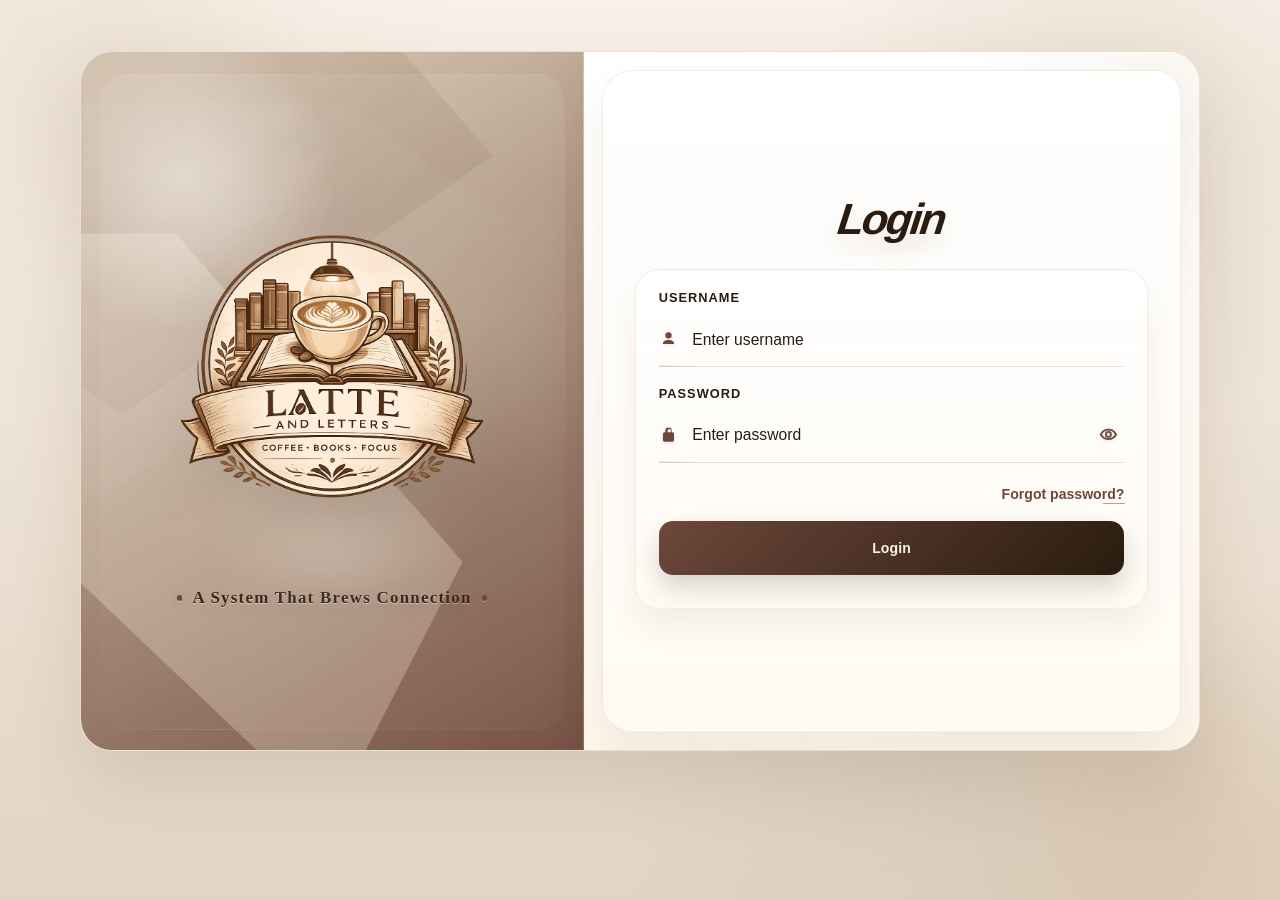
<file: web/index.html>
<!DOCTYPE html>
<html lang="en">
<head>
<meta charset="UTF-8">
<meta name="viewport" content="width=device-width, initial-scale=1.0">
<title>Latte & Letters - Login</title>
<link rel="stylesheet" href="css/style.css?v=latte-login-brown">
</head>
<body class="login-page">
<div class="login-container login-shell">
  <div class="login-card login-stage-card">
    <section class="login-stage login-stage-minimal">
      <div class="login-stage-bg" aria-hidden="true">
        <span class="login-stage-shape login-stage-shape-a"></span>
        <span class="login-stage-shape login-stage-shape-b"></span>
        <span class="login-stage-shape login-stage-shape-c"></span>
        <span class="login-stage-glow"></span>
      </div>
      <div class="auth-stage-brand">
        <div class="logo-icon" data-brand-variant="full"></div>
      </div>
    </section>

    <section class="login-form-panel">
      <div class="login-logo">
        <div class="logo-icon">🎓</div>
        <h1 class="brand-name-text">Latte & Letters</h1>
        <p>Cafe-library staff attendance system</p>
      </div>
      <h2 class="auth-form-heading">Login</h2>
      <form id="loginForm" autocomplete="off">
        <div class="auth-line-group">
          <label for="username">Username</label>
          <div class="auth-line-field">
            <span class="auth-line-icon" aria-hidden="true">
              <svg viewBox="0 0 24 24" class="auth-line-icon-svg">
                <path d="M12 12a4 4 0 1 0-4-4 4 4 0 0 0 4 4Zm0 2c-3.87 0-7 1.79-7 4v1h14v-1c0-2.21-3.13-4-7-4Z"/>
              </svg>
            </span>
            <input type="text" id="username" name="latteletters_user" placeholder="Enter username" required autocomplete="off" autocapitalize="off" spellcheck="false">
          </div>
        </div>
        <div class="auth-line-group">
          <label for="password">Password</label>
          <div class="auth-line-field">
            <span class="auth-line-icon" aria-hidden="true">
              <svg viewBox="0 0 24 24" class="auth-line-icon-svg">
                <path d="M17 9h-1V7a4 4 0 1 0-8 0v2H7a2 2 0 0 0-2 2v8a2 2 0 0 0 2 2h10a2 2 0 0 0 2-2v-8a2 2 0 0 0-2-2Zm-6 0V7a2 2 0 1 1 4 0v2Z"/>
              </svg>
            </span>
            <input type="password" id="password" name="latteletters_pass" placeholder="Enter password" required autocomplete="new-password">
            <button
              type="button"
              class="auth-line-toggle"
              id="passwordToggle"
              aria-label="Show password"
              aria-pressed="false"
              onclick="toggleLoginPassword()">
              <svg viewBox="0 0 24 24" class="auth-line-toggle-svg auth-line-toggle-eye" aria-hidden="true">
                <path d="M2.2 12s3.5-6 9.8-6 9.8 6 9.8 6-3.5 6-9.8 6-9.8-6-9.8-6Z"></path>
                <circle cx="12" cy="12" r="3.2"></circle>
              </svg>
              <svg viewBox="0 0 24 24" class="auth-line-toggle-svg auth-line-toggle-eye-off hidden" aria-hidden="true">
                <path d="M3 3l18 18"></path>
                <path d="M10.7 6.2A10.9 10.9 0 0 1 12 6c6.3 0 9.8 6 9.8 6a17.6 17.6 0 0 1-3.2 3.9"></path>
                <path d="M6.6 6.7C4.2 8.3 2.2 12 2.2 12s3.5 6 9.8 6c1.9 0 3.5-.5 4.9-1.2"></path>
                <path d="M9.9 9.9A3.2 3.2 0 0 0 12 15.2c.8 0 1.6-.3 2.1-.9"></path>
              </svg>
            </button>
          </div>
        </div>
        <div id="loginError" class="error-msg hidden"></div>
        <div class="login-actions-row">
          <a href="forgot-password.html" class="login-link">Forgot password?</a>
          <button type="submit" class="btn btn-primary login-submit-btn" id="loginBtn">
            <span>Login</span>
          </button>
        </div>
      </form>
    </section>
  </div>
</div>
  <script src="js/app.js?v=latte-brand-wordmark"></script>
  <script>
    const loginPageParams = new URLSearchParams(window.location.search);
    const usernameInput = document.getElementById('username');
    const passwordInput = document.getElementById('password');

    function clearLoginFields() {
      if (usernameInput) usernameInput.value = '';
      if (passwordInput) passwordInput.value = '';
    }

    clearLoginFields();
    window.addEventListener('pageshow', clearLoginFields);
    document.addEventListener('DOMContentLoaded', clearLoginFields);
    setTimeout(clearLoginFields, 80);
    setTimeout(clearLoginFields, 350);
    setTimeout(clearLoginFields, 900);

    if (loginPageParams.get('session') === 'expired') {
      const err = document.getElementById('loginError');
      err.textContent = 'Your session expired. Please log in again.';
      err.classList.remove('hidden');
      window.history.replaceState({}, document.title, 'index.html');
    }

    function toggleLoginPassword() {
      const input = passwordInput;
      const button = document.getElementById('passwordToggle');
      const showIcon = button.querySelector('.auth-line-toggle-eye');
      const hideIcon = button.querySelector('.auth-line-toggle-eye-off');
      const showPassword = input.type === 'password';

      input.type = showPassword ? 'text' : 'password';
      button.setAttribute('aria-label', showPassword ? 'Hide password' : 'Show password');
      button.setAttribute('aria-pressed', showPassword ? 'true' : 'false');
      showIcon.classList.toggle('hidden', showPassword);
      hideIcon.classList.toggle('hidden', !showPassword);
    }

    document.getElementById('loginForm').addEventListener('submit', async (e) => {
      e.preventDefault();
      const btn = document.getElementById('loginBtn');
      const err = document.getElementById('loginError');
    btn.disabled = true;
    btn.innerHTML = '<span class="spinner"></span> Logging in...';
    err.classList.add('hidden');

    const res = await API.post('/api/login', {
      username: usernameInput.value,
      password: passwordInput.value
    });

    if (res.token) {
      localStorage.setItem('token', res.token);
      localStorage.setItem('role', res.role);
      localStorage.setItem('name', res.name);
      localStorage.setItem('uid', res.id);
      localStorage.setItem('profile_id', res.profile_id || '');
      localStorage.setItem('student_number', res.student_number || '');
      const roleLabel = (res.role || 'user').charAt(0).toUpperCase() + (res.role || 'user').slice(1);
      sessionStorage.setItem('latteletters-login-success-toast', `Successfully logged in as ${roleLabel}`);
      window.location.href = 'dashboard.html';
    } else {
      err.textContent = res.error || 'Login failed';
      err.classList.remove('hidden');
      btn.disabled = false;
      btn.innerHTML = '<span>Login</span>';
    }
  });
</script>
</body>
</html>
</file>
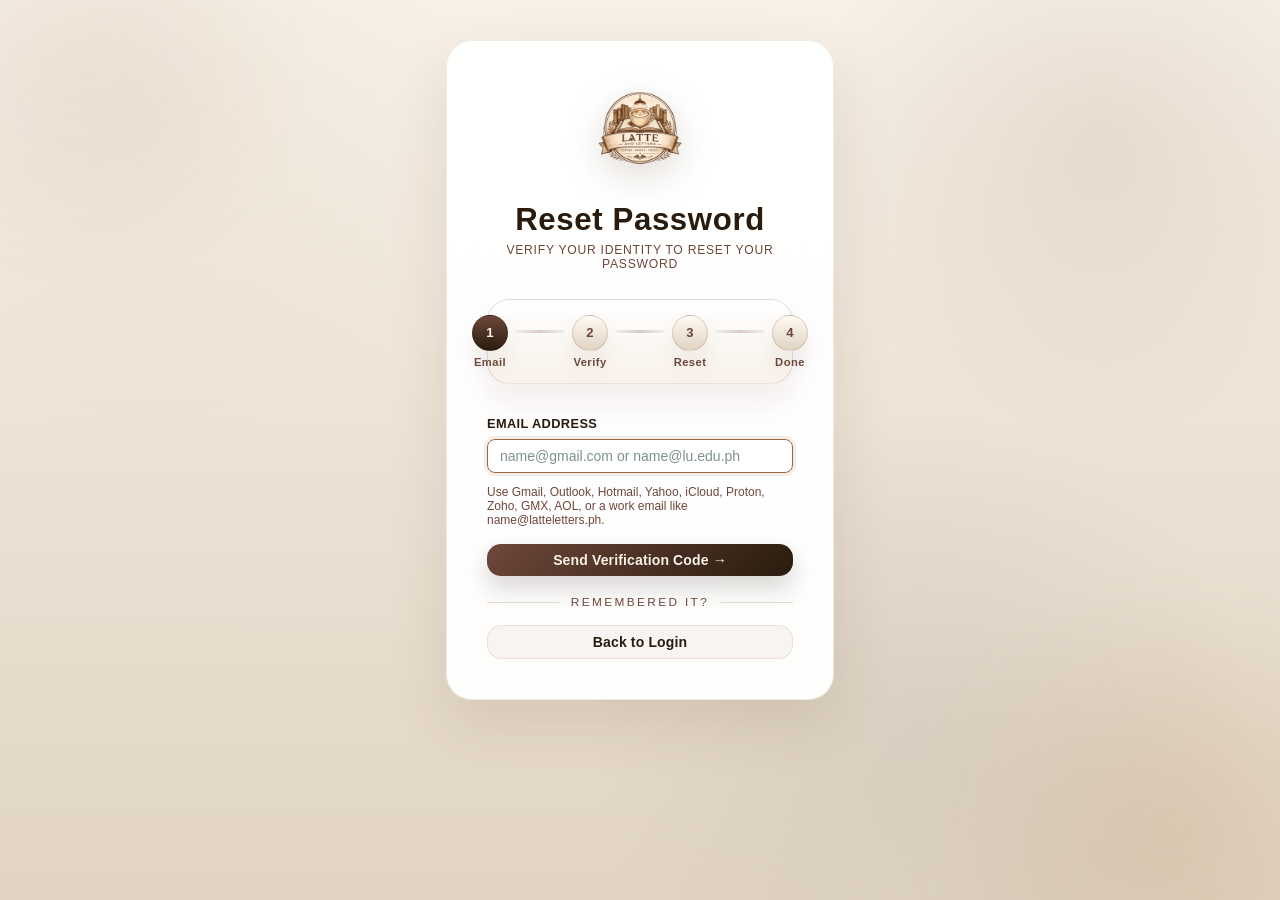
<file: web/forgot-password.html>
<!DOCTYPE html>
<html lang="en">
<head>
<meta charset="UTF-8">
<meta name="viewport" content="width=device-width, initial-scale=1.0">
<title>Reset Password - Latte & Letters</title>
<link rel="stylesheet" href="css/style.css">
</head>
<body class="login-page">
<div class="login-container">
  <div class="login-card">
    <div class="login-logo">
      <div class="logo-icon">🔐</div>
      <h1>Reset Password</h1>
      <p>Verify your identity to reset your password</p>
    </div>

    <!-- Step indicator -->
    <div class="step-indicator">
      <div class="step active" id="s1dot"><span>1</span><small>Email</small></div>
      <div class="step-line"></div>
      <div class="step" id="s2dot"><span>2</span><small>Verify</small></div>
      <div class="step-line"></div>
      <div class="step" id="s3dot"><span>3</span><small>Reset</small></div>
      <div class="step-line"></div>
      <div class="step" id="s4dot"><span>4</span><small>Done</small></div>
    </div>

    <!-- Step 1: Email -->
    <div id="step1" class="auth-step-panel">
      <div class="form-group">
        <label for="email">Email Address</label>
        <input type="email" id="email" placeholder="name@gmail.com or name@lu.edu.ph" required autofocus>
        <small class="field-hint">Use Gmail, Outlook, Hotmail, Yahoo, iCloud, Proton, Zoho, GMX, AOL, or a work email like name@latteletters.ph.</small>
      </div>
      <div id="err1" class="error-msg hidden"></div>
<button type="button" class="btn btn-primary btn-full" id="sendBtn" onclick="sendOtp()">Send Verification Code →</button>
    </div>

    <!-- Step 2: OTP -->
    <div id="step2" class="auth-step-panel hidden">
      <div class="otp-panel">
        <div class="otp-panel-head">
          <span class="otp-panel-kicker">Identity Verification</span>
          <h3 class="otp-panel-title">Enter Verification Code</h3>
          <p class="otp-panel-copy">We sent a 6-digit code to <strong id="emailDisplay"></strong>. Use it to continue your password reset.</p>
        </div>
        <div class="form-group auth-otp-group">
          <label>Verification Code</label>
          <div class="otp-inputs" id="otpInputs">
            <input class="otp-box" maxlength="1" type="text" inputmode="numeric" pattern="[0-9]">
            <input class="otp-box" maxlength="1" type="text" inputmode="numeric" pattern="[0-9]">
            <input class="otp-box" maxlength="1" type="text" inputmode="numeric" pattern="[0-9]">
            <input class="otp-box" maxlength="1" type="text" inputmode="numeric" pattern="[0-9]">
            <input class="otp-box" maxlength="1" type="text" inputmode="numeric" pattern="[0-9]">
            <input class="otp-box" maxlength="1" type="text" inputmode="numeric" pattern="[0-9]">
          </div>
          <div class="otp-panel-meta">
            <div class="otp-timer">Code expires in <span id="otpCountdown">03:00</span></div>
            <button type="button" class="btn btn-secondary btn-sm" id="resendBtn" onclick="resendOtp()" disabled>Resend Code</button>
          </div>
          <p class="otp-panel-note">For your security, only the latest active code will work.</p>
        </div>
      </div>
      <div id="err2" class="error-msg hidden"></div>
      <div class="auth-step-actions auth-step-actions-wide">
<button type="button" class="btn btn-secondary" onclick="goBack(1)">← Back</button>
<button type="button" class="btn btn-primary" style="flex:1" id="verifyBtn" onclick="verifyOtp()">
          <span>Verify Code →</span>
        </button>
      </div>
    </div>

    <!-- Step 3: New password -->
    <div id="step3" class="auth-step-panel hidden">
      <div class="form-group">
        <label for="newPass">New Password</label>
        <div class="pass-wrap">
          <input type="password" id="newPass" placeholder="At least 6 characters" minlength="6">
          <button type="button" class="toggle-pass" onclick="togglePass('newPass', this)">👁</button>
        </div>
        <div class="password-strength auth-strength">
          <div class="strength-fill" id="strengthFill"></div>
        </div>
        <small id="strengthLabel" class="field-hint"></small>
      </div>
      <div class="form-group">
        <label for="confirmPass">Confirm Password</label>
        <div class="pass-wrap">
          <input type="password" id="confirmPass" placeholder="Repeat new password">
          <button type="button" class="toggle-pass" onclick="togglePass('confirmPass', this)">👁</button>
        </div>
      </div>
      <div id="err3" class="error-msg hidden"></div>
      <div class="auth-step-actions auth-step-actions-wide">
<button type="button" class="btn btn-secondary" onclick="goBack(2)">← Back</button>
<button type="button" class="btn btn-primary" style="flex:1" id="resetBtn" onclick="resetPassword()">
          <span id="resetBtnText">Reset Password</span>
        </button>
      </div>
    </div>

    <!-- Step 4: Success -->
    <div id="step4" class="hidden">
      <div class="register-success">
        <div class="success-icon">✅</div>
        <h3>Password Reset!</h3>
        <p>Your password has been updated. You can now log in.</p>
        <a href="index.html" class="btn btn-primary btn-full" style="margin-top:1.5rem">Go to Login →</a>
      </div>
    </div>

    <div class="login-divider"><span>remembered it?</span></div>
    <a href="index.html" class="btn btn-secondary btn-full" style="text-align:center">Back to Login</a>
  </div>
</div>

<script src="js/app.js"></script>
<script>
  if (localStorage.getItem('token')) window.location.href = 'dashboard.html';

  let otpTimer = null;
  let currentEmail = '';

  function setStep(n) {
    [1,2,3,4].forEach(i => {
      const dot = document.getElementById('s' + i + 'dot');
      if (!dot) return;
      dot.classList.toggle('active', i === n);
      dot.classList.toggle('done',   i < n);
    });
  }

  function showErr(id, msg) {
    const el = document.getElementById(id);
    el.textContent = msg;
    el.classList.remove('hidden');
  }

  function goBack(toStep) {
    clearInterval(otpTimer);
    [1,2,3,4].forEach(i => document.getElementById('step' + i).classList.add('hidden'));
    document.getElementById('step' + toStep).classList.remove('hidden');
    setStep(toStep);
  }

  // ── OTP box auto-advance ──────────────────────────────────
  document.querySelectorAll('#otpInputs .otp-box').forEach((box, i, boxes) => {
    box.addEventListener('input', () => {
      box.value = box.value.replace(/\D/,'');
      if (box.value && i < boxes.length - 1) boxes[i + 1].focus();
    });
    box.addEventListener('keydown', e => {
      if (e.key === 'Backspace' && !box.value && i > 0) boxes[i - 1].focus();
    });
  });

  function getOtpValue() {
    return [...document.querySelectorAll('#otpInputs .otp-box')].map(b => b.value).join('');
  }

  function startOtpTimer() {
    clearInterval(otpTimer);
    let secs = 180;
    const el = document.getElementById('otpCountdown');
    const resend = document.getElementById('resendBtn');
    resend.disabled = true;
    otpTimer = setInterval(() => {
      secs--;
      el.textContent = String(Math.floor(secs / 60)).padStart(2,'0') + ':' + String(secs % 60).padStart(2,'0');
      if (secs <= 0) { clearInterval(otpTimer); el.textContent = 'Expired'; resend.disabled = false; }
    }, 1000);
  }

  // ── Step 1: Send OTP ──────────────────────────────────────
  async function sendOtp() {
    document.getElementById('err1').classList.add('hidden');
    const email = normalizeEmailValue(document.getElementById('email').value);
    if (!email) { showErr('err1', 'Please enter your email'); return; }
    const emailError = getEmailError(email);
    if (emailError) { showErr('err1', emailError); return; }

    const btn = document.getElementById('sendBtn');
    btn.disabled = true;
    btn.innerHTML = '<span class="spinner"></span> Sending...';

    const res = await API.post('/api/send-otp', { email, purpose: 'reset_password' });
    btn.disabled = false;
    btn.innerHTML = 'Send Verification Code →';

    if (res.message) {
      currentEmail = email;
      document.getElementById('emailDisplay').textContent = email;
      document.getElementById('step1').classList.add('hidden');
      document.getElementById('step2').classList.remove('hidden');
      setStep(2);
      startOtpTimer();
      document.querySelectorAll('#otpInputs .otp-box')[0].focus();
    } else {
      showErr('err1', res.error || 'Failed to send code. Check your email.');
    }
  }

  async function resendOtp() {
    document.getElementById('err2').classList.add('hidden');
    document.getElementById('resendBtn').disabled = true;
    const res = await API.post('/api/send-otp', { email: currentEmail, purpose: 'reset_password' });
    if (res.message) { showToast('Code resent!', 'success'); startOtpTimer(); }
    else showErr('err2', res.error || 'Failed to resend');
  }

  // ── Step 2: Verify OTP ────────────────────────────────────
  async function verifyOtp() {
    document.getElementById('err2').classList.add('hidden');
    const otp = getOtpValue();
    if (otp.length < 6) { showErr('err2', 'Enter the 6-digit code'); return; }

    const btn = document.getElementById('verifyBtn');
    btn.disabled = true;
    btn.innerHTML = '<span class="spinner"></span> Verifying...';

    const res = await API.post('/api/verify-otp', { email: currentEmail, otp, purpose: 'reset_password' });
    btn.disabled = false;
    btn.innerHTML = '<span>Verify Code →</span>';

    if (res.verified) {
      clearInterval(otpTimer);
      document.getElementById('step2').classList.add('hidden');
      document.getElementById('step3').classList.remove('hidden');
      setStep(3);
      document.getElementById('newPass').focus();
    } else {
      document.querySelectorAll('#otpInputs .otp-box').forEach(b => b.classList.add('otp-error'));
      setTimeout(() => document.querySelectorAll('#otpInputs .otp-box').forEach(b => b.classList.remove('otp-error')), 500);
      showErr('err2', res.error || 'Invalid or expired code');
    }
  }

  // ── Step 3: Reset password ────────────────────────────────
  async function resetPassword() {
    document.getElementById('err3').classList.add('hidden');
    const newPass = document.getElementById('newPass').value;
    const confirm = document.getElementById('confirmPass').value;
    if (newPass.length < 6) { showErr('err3', 'Password must be at least 6 characters'); return; }
    if (newPass !== confirm) { showErr('err3', 'Passwords do not match'); return; }
    const confirmed = await showConfirmModal({
      title: 'Reset Password',
      message: 'Do you want to reset your password now?',
      confirmText: 'Yes',
      cancelText: 'No'
    });
    if (!confirmed) return;

    const btn = document.getElementById('resetBtn');
    btn.disabled = true;
    document.getElementById('resetBtnText').innerHTML = '<span class="spinner"></span> Resetting...';

    const res = await API.post('/api/reset-password', { email: currentEmail, new_password: newPass });
    btn.disabled = false;
    document.getElementById('resetBtnText').textContent = 'Reset Password';

    if (res.message) {
      document.getElementById('step3').classList.add('hidden');
      document.getElementById('step4').classList.remove('hidden');
      setStep(4);
    } else {
      showErr('err3', res.error || 'Reset failed.');
    }
  }

  function togglePass(id, btn) {
    const inp = document.getElementById(id);
    const showPassword = inp.type === 'password';
    inp.type = showPassword ? 'text' : 'password';
    btn.setAttribute('aria-label', showPassword ? 'Hide password' : 'Show password');
    btn.setAttribute('aria-pressed', showPassword ? 'true' : 'false');
    btn.querySelector('.toggle-pass-eye')?.classList.toggle('hidden', showPassword);
    btn.querySelector('.toggle-pass-eye-off')?.classList.toggle('hidden', !showPassword);
  }

  document.getElementById('newPass').addEventListener('input', function () {
    const v = this.value;
    let score = 0;
    if (v.length >= 6)           score++;
    if (v.length >= 10)          score++;
    if (/[A-Z]/.test(v))         score++;
    if (/[0-9]/.test(v))         score++;
    if (/[^A-Za-z0-9]/.test(v))  score++;
    const colors = ['#a74d3d','#d7a64f','#d7a64f','#A78D78','#6E473B'];
    const labels = ['Too short','Weak','Fair','Strong','Very strong'];
    document.getElementById('strengthFill').style.width      = (score * 20) + '%';
    document.getElementById('strengthFill').style.background = v.length ? colors[Math.max(0, score - 1)] : '';
    document.getElementById('strengthLabel').textContent     = v.length ? labels[Math.max(0, score - 1)] : '';
  });

  document.getElementById('email').addEventListener('keydown', e => {
    if (e.key === 'Enter') sendOtp();
  });
</script>
</body>
</html>
</file>
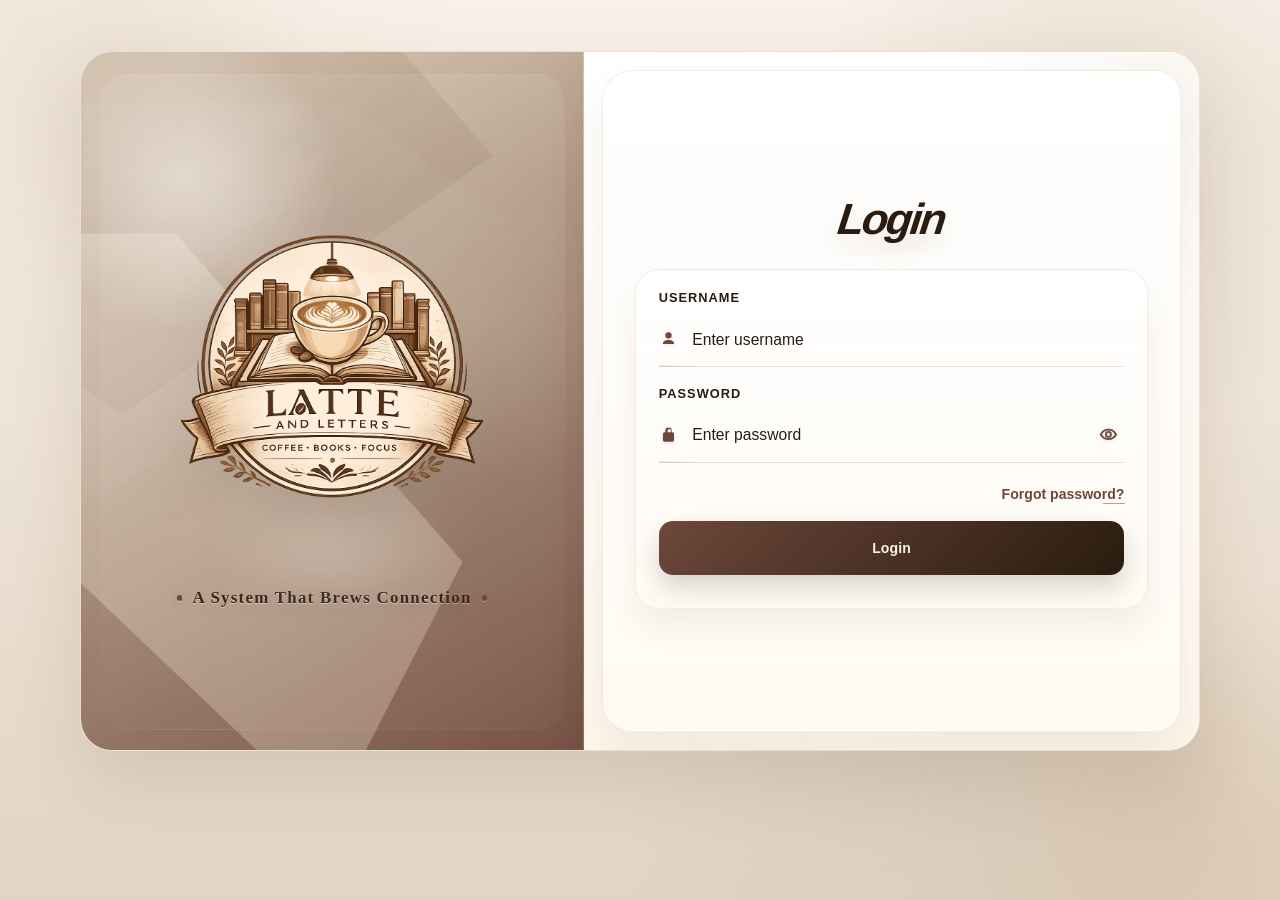
<file: web/profile.html>
<!DOCTYPE html>
<html lang="en">
<head>
<meta charset="UTF-8">
<meta name="viewport" content="width=device-width, initial-scale=1.0">
<title>My Profile - Latte & Letters</title>
<link rel="stylesheet" href="css/style.css?v=profile-rows">
</head>
<body>
<div class="app-layout">
  <aside class="sidebar" id="sidebar">
    <div class="sidebar-header"><div class="logo-icon"></div><span class="logo-text">Latte & Letters</span></div>
    <nav class="sidebar-nav" id="sidebarNav"></nav>
    <div class="sidebar-footer">
      <div class="user-info">
        <div class="user-avatar" id="userAvatar">A</div>
        <div><div class="user-name" id="userName">Loading...</div><div class="user-role" id="userRole">-</div></div>
      </div>
      
    </div>
  </aside>

  <main class="main-content">
    <header class="top-bar">
      <button type="button" class="btn-icon" onclick="toggleSidebar()">&#9776; Menu</button>
      <h2 class="page-title">My Profile</h2>
    </header>

    <div class="content-area">
      <div class="profile-layout">

        <!-- Left: Avatar card -->
        <div class="profile-avatar-card">
          <div class="profile-pic-wrap">
            <img id="profileImg" src="" alt="Profile" class="profile-pic hidden">
            <div id="profileInitial" class="profile-initial">?</div>
            <label class="profile-pic-overlay" for="picInput" title="Change photo">
              📷
            </label>
            <input type="file" id="picInput" accept=".jpg,.jpeg,.png,image/jpeg,image/png" class="hidden" onchange="handlePicture(this)">
          </div>
          <div class="profile-name" id="profileName">Loading...</div>
          <div class="profile-role-badge" id="profileRoleBadge">-</div>
          <div class="profile-meta" id="profileMeta"></div>
        <button type="button" class="btn btn-danger btn-sm profile-remove-photo-btn" onclick="removePicture()" id="removePicBtn" style="display:none">
            Remove Photo
          </button>
        </div>

        <!-- Right: Edit form -->
        <div class="profile-form-card">
          <div class="profile-tabs">
        <button type="button" class="profile-tab active" onclick="switchProfileTab('info', this)">Personal Info</button>
        <button type="button" class="profile-tab" onclick="switchProfileTab('security', this)">Change Password</button>
          </div>

          <!-- Info tab -->
          <div id="tab-info">
            <form id="profileForm" class="profile-form">
              <div class="form-row">
                <div class="form-group">
                  <label>First Name</label>
                  <input type="text" id="pFirstName" required>
                </div>
                <div class="form-group">
                  <label>Middle Name <span class="profile-optional">(Optional)</span></label>
                  <input type="text" id="pMiddleName">
                </div>
              </div>
              <div class="form-row">
                <div class="form-group">
                  <label>Last Name</label>
                  <input type="text" id="pLastName" required>
                </div>
                <div class="form-group">
                  <label>Suffix <span class="profile-optional">(Optional)</span></label>
                  <input type="text" id="pSuffix" placeholder="Jr, Sr, III" maxlength="20">
                </div>
              </div>
              <div class="form-row">
                <div class="form-group">
                  <label>Email</label>
                  <input type="email" id="pEmail">
                </div>
                <div class="form-group">
                  <label>Contact No.</label>
                  <input type="text" id="pPhone" placeholder="e.g. 09171234567">
                </div>
              </div>
              <div class="form-row">
                <div class="form-group">
                  <label>Date of Birth</label>
                  <input type="date" id="pBirthDate">
                </div>
                <div class="form-group">
                  <label>Age</label>
                  <input type="text" id="pAge" placeholder="Auto computed" readonly>
                </div>
              </div>
              <div class="form-row">
                <div class="form-group">
                  <label>Province</label>
                  <input type="text" id="pProvince" value="LAGUNA" readonly>
                </div>
                <div class="form-group">
                  <label>Municipality / City</label>
                  <select id="pMunicipality">
                    <option value="">Select municipality or city</option>
                  </select>
                </div>
              </div>
              <div class="form-row">
                <div class="form-group">
                  <label>Barangay</label>
                  <select id="pBarangay" disabled>
                    <option value="">Select barangay</option>
                  </select>
                </div>
                <div class="form-group">
                  <label>Role</label>
                  <input type="text" id="pRoleDisplay" readonly>
                </div>
              </div>

              <!-- Staff-only fields -->
              <div id="studentFields" class="hidden">
                <div class="form-row">
                  <div class="form-group">
                    <label>Staff ID</label>
                    <input type="text" id="pStudentId" disabled>
                  </div>
                  <div class="form-group">
                    <label>Work Area</label>
                    <input type="text" id="pCourse">
                  </div>
                  <div class="form-group">
                    <label>Staff Level</label>
                    <select id="pYear">
                      <option value="1">Level 1 - Trainee</option>
                      <option value="2">Level 2 - Regular</option>
                      <option value="3">Level 3 - Senior</option>
                      <option value="4">Level 4 - Lead</option>
                    </select>
                  </div>
                  <div class="form-group">
                    <label>Shift Group</label>
                    <select id="pSection">
                      <option value="">Select shift group</option>
                      <option value="Opening (6am - 2pm)">Opening (6am - 2pm)</option>
                      <option value="Mid Shift (10am - 6pm)">Mid Shift (10am - 6pm)</option>
                      <option value="Closing (2pm - 10pm)">Closing (2pm - 10pm)</option>
                    </select>
                  </div>
                </div>
              </div>

              <!-- Supervisor-only fields -->
              <div id="teacherFields" class="hidden">
                <div class="form-row">
                  <div class="form-group">
                    <label>Branch / Department</label>
                    <input type="text" id="pDept">
                  </div>
                  <div class="form-group">
                    <label>Assigned Area</label>
                    <input type="text" id="pSubject">
                  </div>
                </div>
              </div>

              <div id="profileErr" class="error-msg hidden"></div>
              <div class="profile-form-actions">
                <button type="button" class="btn btn-secondary" onclick="requestDiscardProfileChanges()">↺ Discard</button>
                <button type="submit" class="btn btn-primary" id="saveBtn">Save Changes</button>
              </div>
            </form>

            <!-- OTP confirmation panel -->
            <div id="otpPanel" class="profile-otp-panel hidden">
              <p class="profile-otp-copy">
                A verification code has been sent to your email. Enter it to confirm your changes.
              </p>
              <div class="otp-inputs" id="profileOtpInputs">
                <input class="otp-box" maxlength="1" type="text" inputmode="numeric">
                <input class="otp-box" maxlength="1" type="text" inputmode="numeric">
                <input class="otp-box" maxlength="1" type="text" inputmode="numeric">
                <input class="otp-box" maxlength="1" type="text" inputmode="numeric">
                <input class="otp-box" maxlength="1" type="text" inputmode="numeric">
                <input class="otp-box" maxlength="1" type="text" inputmode="numeric">
              </div>
              <div class="otp-timer profile-otp-timer">Expires in <span id="profileOtpCountdown">03:00</span></div>
              <div id="otpErr" class="error-msg profile-otp-error hidden"></div>
              <div class="profile-otp-actions">
                <button type="button" class="btn btn-secondary" onclick="cancelOtp()">Cancel</button>
                <button type="button" class="btn btn-primary" style="flex:1" id="confirmOtpBtn" onclick="confirmProfileOtp()">Confirm</button>
                <button type="button" class="btn btn-secondary btn-sm" id="profileResendBtn" onclick="resendProfileOtp()" disabled>Resend</button>
              </div>
            </div>


          </div>

          <!-- Security tab -->
          <div id="tab-security" class="hidden">
            <form id="passwordForm" class="profile-form profile-security-form">
              <div class="form-group">
                <label>Current Password</label>
                <div class="pass-wrap">
                  <input type="password" id="currentPass" placeholder="Enter current password">
                  <button type="button" class="toggle-pass" onclick="togglePass('currentPass',this)">👁</button>
                </div>
              </div>
              <div class="form-group">
                <label>New Password</label>
                <div class="pass-wrap">
                  <input type="password" id="newPass" placeholder="At least 6 characters" minlength="6">
                  <button type="button" class="toggle-pass" onclick="togglePass('newPass',this)">👁</button>
                </div>
                <div class="password-strength profile-password-strength">
                  <div class="strength-fill" id="strengthFill"></div>
                </div>
                <small id="strengthLabel" class="field-hint"></small>
              </div>
              <div class="form-group">
                <label>Confirm New Password</label>
                <div class="pass-wrap">
                  <input type="password" id="confirmPass" placeholder="Repeat new password">
                  <button type="button" class="toggle-pass" onclick="togglePass('confirmPass',this)">👁</button>
                </div>
              </div>
              <div id="passErr" class="error-msg hidden"></div>
              <div class="profile-form-actions">
                <button type="submit" class="btn btn-primary">Update Password</button>
              </div>
            </form>
          </div>
        </div>

      </div>
    </div>
  </main>
</div>

<script src="js/laguna-addresses.js"></script>
<script src="js/app.js"></script>
<script>
  requireAuth();
  renderNav();

  const role = localStorage.getItem('role');
  let currentPicture = null;
  let profileData    = null;
  const lagunaLocationData = window.LAGUNA_LOCATION_DATA || { province: 'LAGUNA', municipalities: [] };
  const knownNameSuffixes = new Set(['JR', 'SR', 'II', 'III', 'IV', 'V', 'VI', 'VII', 'VIII', 'IX', 'X']);

  function normalizeProfileSuffix(value) {
    const cleaned = String(value || '').trim().replace(/\./g, '');
    if (!cleaned) return '';
    const upper = cleaned.toUpperCase();
    return knownNameSuffixes.has(upper) ? upper : toNameCase(cleaned);
  }

  function splitProfileFullName(fullName = '') {
    const parts = String(fullName || '').trim().replace(/\s+/g, ' ').split(' ').filter(Boolean);
    let suffix = '';
    if (parts.length > 1) {
      const possibleSuffix = parts[parts.length - 1].replace(/\./g, '').toUpperCase();
      if (knownNameSuffixes.has(possibleSuffix)) suffix = parts.pop();
    }
    if (!parts.length) return { first_name: '', middle_name: '', last_name: '', suffix: normalizeProfileSuffix(suffix) };
    if (parts.length === 1) return { first_name: parts[0], middle_name: '', last_name: '', suffix: normalizeProfileSuffix(suffix) };
    return {
      first_name: parts[0],
      middle_name: parts.slice(1, -1).join(' '),
      last_name: parts[parts.length - 1],
      suffix: normalizeProfileSuffix(suffix)
    };
  }

  function getProfileNameParts() {
    return {
      first_name: document.getElementById('pFirstName').value.trim(),
      middle_name: document.getElementById('pMiddleName').value.trim(),
      last_name: document.getElementById('pLastName').value.trim(),
      suffix: normalizeProfileSuffix(document.getElementById('pSuffix').value)
    };
  }

  function buildProfileFullNameFromParts(parts) {
    return [parts.first_name, parts.middle_name, parts.last_name, parts.suffix]
      .map(value => String(value || '').trim())
      .filter(Boolean)
      .join(' ');
  }

  function getProfileFullNameFromFields() {
    return buildProfileFullNameFromParts(getProfileNameParts());
  }

  function setProfileNameFields(data = {}) {
    const fallback = splitProfileFullName(data.full_name || '');
    document.getElementById('pFirstName').value = data.first_name || fallback.first_name || '';
    document.getElementById('pMiddleName').value = data.middle_name || fallback.middle_name || '';
    document.getElementById('pLastName').value = data.last_name || fallback.last_name || '';
    document.getElementById('pSuffix').value = normalizeProfileSuffix(data.suffix || fallback.suffix || '');
  }

  function getLagunaMunicipalities() {
    return Array.isArray(lagunaLocationData.municipalities) ? lagunaLocationData.municipalities : [];
  }

  function repairLocationEncoding(value) {
    const text = String(value || '').trim();
    if (!text || !/[ÃÂâ]/.test(text)) return text;
    try {
      const percentEncoded = Array.from(text)
        .map(ch => '%' + ch.charCodeAt(0).toString(16).padStart(2, '0'))
        .join('');
      return decodeURIComponent(percentEncoded);
    } catch (error) {
      return text
        .replace(/Ã±/g, 'ñ')
        .replace(/Ã‘|Ã/g, 'Ñ')
        .replace(/Ã¡/g, 'á')
        .replace(/Ã©/g, 'é')
        .replace(/Ã­/g, 'í')
        .replace(/Ã³/g, 'ó')
        .replace(/Ãº/g, 'ú');
    }
  }

  function formatLocationLabel(value) {
    let label = repairLocationEncoding(value);
    if (!label) return '';
    label = label.replace(/\s+\(Capital\)$/i, '');
    if (/^CITY OF /i.test(label)) label = label.replace(/^CITY OF /i, '') + ' CITY';
    return label
      .toLowerCase()
      .replace(/\b([a-z\u00c0-\u00ff])/g, match => match.toUpperCase())
      .replace(/\bOf\b/g, 'of')
      .replace(/\bAnd\b/g, 'and');
  }

  function formatBarangayLabel(value) {
    return repairLocationEncoding(value).replace(/\s+/g, ' ').trim();
  }

  function populateProfileProvince() {
    const province = document.getElementById('pProvince');
    if (province) province.value = lagunaLocationData.province || 'LAGUNA';
  }

  function populateProfileMunicipalities(selectedCode = '', selectedName = '') {
    const municipality = document.getElementById('pMunicipality');
    if (!municipality) return;
    municipality.innerHTML = '';

    const placeholder = document.createElement('option');
    placeholder.value = '';
    placeholder.textContent = 'Select municipality or city';
    municipality.appendChild(placeholder);

    const normalizedSelectedName = formatLocationLabel(selectedName);
    let matchedCode = '';

    getLagunaMunicipalities().forEach(item => {
      const label = formatLocationLabel(item.name);
      const option = document.createElement('option');
      option.value = item.code;
      option.textContent = label;
      municipality.appendChild(option);
      if (!matchedCode && normalizedSelectedName && label === normalizedSelectedName) {
        matchedCode = item.code;
      }
    });

    municipality.value = selectedCode || matchedCode || '';
  }

  function getSelectedProfileMunicipalityData() {
    const code = document.getElementById('pMunicipality')?.value || '';
    return getLagunaMunicipalities().find(item => item.code === code) || null;
  }

  function getSelectedProfileMunicipalityLabel() {
    const item = getSelectedProfileMunicipalityData();
    return item ? formatLocationLabel(item.name) : '';
  }

  function parseProfileBirthDateValue(value) {
    const match = /^(\d{4})-(\d{2})-(\d{2})$/.exec((value || '').trim());
    if (!match) return null;
    const year = Number(match[1]);
    const month = Number(match[2]);
    const day = Number(match[3]);
    const date = new Date(year, month - 1, day);
    if (
      date.getFullYear() !== year ||
      date.getMonth() !== month - 1 ||
      date.getDate() !== day
    ) {
      return null;
    }
    return { year, month, day };
  }

  function getProfileAgeFromBirthDate(value) {
    const parsed = parseProfileBirthDateValue(value);
    if (!parsed) return null;

    const today = new Date();
    let age = today.getFullYear() - parsed.year;
    const monthDiff = today.getMonth() - (parsed.month - 1);
    const dayDiff = today.getDate() - parsed.day;
    if (monthDiff < 0 || (monthDiff === 0 && dayDiff < 0)) age--;
    return age;
  }

  function updateProfileAgeField() {
    const ageInput = document.getElementById('pAge');
    const birthDateInput = document.getElementById('pBirthDate');
    if (!ageInput || !birthDateInput) return;
    const age = getProfileAgeFromBirthDate(birthDateInput.value);
    ageInput.value = Number.isInteger(age) && age >= 0 ? String(age) : '';
  }

  function getProfileBirthDateError(value) {
    if (!value) return 'Date of birth is required';
    const age = getProfileAgeFromBirthDate(value);
    if (age === null) return 'Enter a valid date of birth';
    if (age < 15 || age > 80) return 'Age must be between 15 and 80 years old';
    return null;
  }

  function populateProfileBarangays(municipalityCode = '', selectedBarangay = '') {
    const barangay = document.getElementById('pBarangay');
    if (!barangay) return;

    const municipality = getLagunaMunicipalities().find(item => item.code === municipalityCode);
    barangay.innerHTML = '';

    const placeholder = document.createElement('option');
    placeholder.value = '';
    placeholder.textContent = municipality ? 'Select barangay' : 'Select municipality or city first';
    barangay.appendChild(placeholder);

    if (!municipality) {
      barangay.disabled = true;
      barangay.value = '';
      return;
    }

    municipality.barangays.forEach(name => {
      const label = formatBarangayLabel(name);
      const option = document.createElement('option');
      option.value = label;
      option.textContent = label;
      barangay.appendChild(option);
    });

    barangay.disabled = false;
    barangay.value = formatBarangayLabel(selectedBarangay || '');
  }

  function initializeProfileLocationFields() {
    populateProfileProvince();
    populateProfileMunicipalities();
    populateProfileBarangays('');

    const municipality = document.getElementById('pMunicipality');
    municipality?.addEventListener('change', () => {
      populateProfileBarangays(municipality.value);
    });
  }

  // Show role-specific fields
  if (role === 'staff') document.getElementById('studentFields').classList.remove('hidden');
  if (role === 'supervisor') document.getElementById('teacherFields').classList.remove('hidden');
  bindAutoNameCase(['pFirstName', 'pMiddleName', 'pLastName']);
  document.getElementById('pSuffix')?.addEventListener('input', event => {
    event.target.value = normalizeProfileSuffix(event.target.value);
  });
  document.getElementById('pBirthDate')?.addEventListener('input', updateProfileAgeField);
  document.getElementById('pBirthDate')?.addEventListener('change', updateProfileAgeField);
  initializeProfileLocationFields();

  loadProfile();

  async function loadProfile() {
    const data = await API.get('/api/profile');
    if (!data || data.error) { showToast('Failed to load profile', 'error'); return; }
    profileData = data;
    applyProfileData(data);
    return;

    // Avatar
    currentPicture = data.profile_picture || null;
    renderAvatar(data.full_name, currentPicture);

    // Name + badge
    document.getElementById('profileName').textContent = data.full_name || '-';
    document.getElementById('profileRoleBadge').textContent = role.charAt(0).toUpperCase() + role.slice(1);

    // Meta info under avatar
    let meta = '';
    if (role === 'staff') meta = `${data.course || ''} - Level ${data.year_level || ''} - Shift ${data.section || ''}`;
    if (role === 'supervisor') meta = `${data.department || ''} · ${data.subject || ''}`;
    document.getElementById('profileMeta').textContent = meta;

    // Fill form
    setProfileNameFields(data);
    document.getElementById('pEmail').value    = data.email || data.account_email || '';
    document.getElementById('pPhone').value    = data.phone || '';
    document.getElementById('pBirthDate').value = data.date_of_birth || '';
    updateProfileAgeField();
    document.getElementById('pProvince').value = (data.province || lagunaLocationData.province || 'LAGUNA').toUpperCase();
    populateProfileMunicipalities('', data.municipality || '');
    populateProfileBarangays(document.getElementById('pMunicipality').value, data.barangay || '');

    if (role === 'staff') {
      document.getElementById('pStudentId').value = data.student_id || '';
      document.getElementById('pCourse').value    = data.course || '';
      document.getElementById('pYear').value      = data.year_level || '1';
      document.getElementById('pSection').value   = data.section || '';
    }
    if (role === 'supervisor') {
      document.getElementById('pDept').value    = data.department || '';
      document.getElementById('pSubject').value = data.subject || '';
    }

    // Show/hide remove button
    document.getElementById('removePicBtn').style.display = currentPicture ? 'inline-flex' : 'none';

    // Sync sidebar avatar with saved picture
    localStorage.setItem('profile_picture', currentPicture || '');
    const av = document.getElementById('userAvatar');
    if (av && currentPicture) {
      av.style.backgroundImage = `url(${currentPicture})`;
      av.style.backgroundSize  = 'cover';
      av.style.backgroundPosition = 'center';
      av.textContent = '';
    }
  }

  function buildProfileMeta(data) {
    if (role === 'staff') {
      return [
        data.course || '',
        formatYearLevelLabel(data.year_level),
        data.section ? `Shift ${data.section}` : ''
      ].filter(Boolean).join(' • ');
    }
    if (role === 'supervisor') {
      return [data.department || '', data.subject || ''].filter(Boolean).join(' • ');
    }
    return '';
  }

  function buildCleanProfileMeta(data) {
    if (role === 'staff') {
      return [
        data.course || '',
        formatYearLevelLabel(data.year_level),
        data.section ? `Shift ${data.section}` : ''
      ].filter(Boolean).join(' | ');
    }
    if (role === 'supervisor') {
      return [data.department || '', data.subject || ''].filter(Boolean).join(' | ');
    }
    return '';
  }

  function formatYearLevelLabel(value) {
    switch (String(value || '').trim()) {
      case '1': return 'Level 1';
      case '2': return 'Level 2';
      case '3': return 'Level 3';
      case '4': return 'Level 4';
      default: return value ? `Level ${value}` : '';
    }
  }

  function applyProfileData(data) {
    if (!data) return;

    currentPicture = data.profile_picture || null;
    renderAvatar(data.full_name, currentPicture);

    document.getElementById('profileName').textContent = data.full_name || '-';
    document.getElementById('profileRoleBadge').textContent = role.charAt(0).toUpperCase() + role.slice(1);
    document.getElementById('pRoleDisplay').value = role.charAt(0).toUpperCase() + role.slice(1);

    let meta = '';
    if (role === 'staff') meta = `${data.course || ''} - Level ${data.year_level || ''} - Shift ${data.section || ''}`;
    if (role === 'supervisor') meta = `${data.department || ''} Â· ${data.subject || ''}`;
    document.getElementById('profileMeta').textContent = buildCleanProfileMeta(data) || meta;

    setProfileNameFields(data);
    document.getElementById('pEmail').value    = data.email || data.account_email || '';
    document.getElementById('pPhone').value    = data.phone || '';
    document.getElementById('pBirthDate').value = data.date_of_birth || '';
    updateProfileAgeField();
    document.getElementById('pProvince').value = (data.province || lagunaLocationData.province || 'LAGUNA').toUpperCase();
    populateProfileMunicipalities('', data.municipality || '');
    populateProfileBarangays(document.getElementById('pMunicipality').value, data.barangay || '');

    if (role === 'staff') {
      document.getElementById('pStudentId').value = data.student_id || '';
      document.getElementById('pCourse').value    = data.course || '';
      document.getElementById('pYear').value      = data.year_level || '1';
      document.getElementById('pSection').value   = data.section || '';
    }
    if (role === 'supervisor') {
      document.getElementById('pDept').value    = data.department || '';
      document.getElementById('pSubject').value = data.subject || '';
    }

    document.getElementById('removePicBtn').style.display = currentPicture ? 'inline-flex' : 'none';
    document.getElementById('picInput').value = '';
    document.getElementById('profileErr').classList.add('hidden');
    document.getElementById('otpErr').classList.add('hidden');

    localStorage.setItem('profile_picture', currentPicture || '');
    const av = document.getElementById('userAvatar');
    if (av) {
      if (currentPicture) {
        av.style.backgroundImage = `url(${currentPicture})`;
        av.style.backgroundSize  = 'cover';
        av.style.backgroundPosition = 'center';
        av.textContent = '';
      } else {
        av.style.backgroundImage = '';
        av.textContent = (data.full_name || '?').charAt(0).toUpperCase();
      }
    }
  }

  function resetProfileDraft(showToastMessage = false) {
    clearInterval(profileOtpTimer);
    document.getElementById('otpPanel').classList.add('hidden');
    document.getElementById('profileForm').classList.remove('hidden');
    document.querySelectorAll('#profileOtpInputs .otp-box').forEach(b => {
      b.value = '';
      b.classList.remove('otp-error');
    });
    document.getElementById('profileOtpCountdown').textContent = '03:00';
    document.getElementById('profileResendBtn').disabled = true;
    document.getElementById('confirmOtpBtn').disabled = false;
    document.getElementById('confirmOtpBtn').innerHTML = 'Confirm';
    document.getElementById('saveBtn').disabled = false;
    document.getElementById('saveBtn').textContent = 'Save Changes';
    pendingProfilePayload = null;

    if (profileData) applyProfileData(profileData);
    if (showToastMessage) showToast('Changes discarded', 'info');
  }

  function renderAvatar(name, pic) {
    const img  = document.getElementById('profileImg');
    const init = document.getElementById('profileInitial');
    if (pic) {
      img.src = pic;
      img.classList.remove('hidden');
      init.classList.add('hidden');
    } else {
      img.classList.add('hidden');
      init.classList.remove('hidden');
      init.textContent = (name || '?').charAt(0).toUpperCase();
    }
  }

  function handlePicture(input) {
    const file = input.files[0];
    if (!file) return;
    const allowedTypes = ['image/jpeg', 'image/png'];
    const hasValidType = allowedTypes.includes(file.type);
    const hasValidExtension = /\.(jpe?g|png)$/i.test(file.name || '');

    if (!hasValidType || !hasValidExtension) {
      input.value = '';
      showToast('Only .jpg, .jpeg, and .png files are allowed', 'error');
      return;
    }

    if (file.size > 5 * 1024 * 1024) {
      input.value = '';
      showToast('Image must be 5MB or smaller', 'error');
      return;
    }

    const reader = new FileReader();
    reader.onload = e => {
      currentPicture = e.target.result; // base64 data URL
      renderAvatar(getProfileFullNameFromFields() || profileData?.full_name, currentPicture);
      document.getElementById('removePicBtn').style.display = 'inline-flex';
      showToast('Photo selected — click Save to apply', 'info');
    };
    reader.readAsDataURL(file);
  }

  async function removePicture() {
    const confirmed = await showConfirmModal({
      title: 'Remove Photo',
      message: 'Do you want to remove your profile photo?',
      confirmText: 'Yes',
      cancelText: 'No'
    });
    if (!confirmed) return;
    currentPicture = null;
    document.getElementById('picInput').value = '';
    renderAvatar(getProfileFullNameFromFields() || profileData?.full_name, null);
    document.getElementById('removePicBtn').style.display = 'none';
    showToast('Photo removed — click Save to apply', 'info');
  }

  async function requestDiscardProfileChanges() {
    const confirmed = await showConfirmModal({
      title: 'Discard Changes',
      message: 'Do you want to discard your unsaved profile changes?',
      confirmText: 'Yes',
      cancelText: 'No'
    });
    if (!confirmed) return;
    if (profileData) {
      resetProfileDraft(true);
    } else {
      await loadProfile();
    }
  }

  document.getElementById('profileForm').addEventListener('submit', async e => {
    e.preventDefault();
    document.getElementById('profileErr').classList.add('hidden');

    const email = normalizeEmailValue(document.getElementById('pEmail').value);
    if (!email) {
      const err = document.getElementById('profileErr');
      err.textContent = 'Email is required for verification';
      err.classList.remove('hidden');
      return;
    }
    const emailError = getEmailError(email);
    if (emailError) {
      const err = document.getElementById('profileErr');
      err.textContent = emailError;
      err.classList.remove('hidden');
      return;
    }
    const birthDate = document.getElementById('pBirthDate').value;
    const birthDateError = getProfileBirthDateError(birthDate);
    if (birthDateError) {
      const err = document.getElementById('profileErr');
      err.textContent = birthDateError;
      err.classList.remove('hidden');
      return;
    }
    const nameParts = getProfileNameParts();
    const fullName = buildProfileFullNameFromParts(nameParts);
    if (!nameParts.first_name || !nameParts.last_name) {
      const err = document.getElementById('profileErr');
      err.textContent = 'First name and last name are required';
      err.classList.remove('hidden');
      return;
    }
    const municipality = getSelectedProfileMunicipalityLabel();
    if (!municipality) {
      const err = document.getElementById('profileErr');
      err.textContent = 'Please select a municipality or city';
      err.classList.remove('hidden');
      return;
    }
    const barangay = document.getElementById('pBarangay').value;
    if (!barangay) {
      const err = document.getElementById('profileErr');
      err.textContent = 'Please select a barangay';
      err.classList.remove('hidden');
      return;
    }
    const confirmed = await requestSaveConfirmation({
      title: 'Save Profile',
      message: 'Do you want to save these profile changes?'
    });
    if (!confirmed) return;

    const btn = document.getElementById('saveBtn');
    btn.disabled = true;
    btn.textContent = 'Sending code...';

    pendingProfilePayload = {
      first_name: nameParts.first_name,
      middle_name: nameParts.middle_name,
      last_name: nameParts.last_name,
      suffix: nameParts.suffix,
      full_name: fullName,
      email,
      phone:     document.getElementById('pPhone').value.trim(),
      date_of_birth: birthDate,
      province: document.getElementById('pProvince').value.trim(),
      municipality,
      barangay,
      profile_picture: currentPicture || ''
    };
    if (role === 'staff') {
      pendingProfilePayload.course     = document.getElementById('pCourse').value.trim();
      pendingProfilePayload.year_level = document.getElementById('pYear').value;
      pendingProfilePayload.section    = document.getElementById('pSection').value.trim();
    }
    if (role === 'supervisor') {
      pendingProfilePayload.department = document.getElementById('pDept').value.trim();
      pendingProfilePayload.subject    = document.getElementById('pSubject').value.trim();
    }

    const res = await API.post('/api/send-otp', { email, purpose: 'profile_update' });
    btn.disabled = false;
    btn.textContent = 'Save Changes';

    if (res.message) {
      document.getElementById('profileForm').classList.add('hidden');
      document.getElementById('otpPanel').classList.remove('hidden');
      startProfileOtpTimer();
      document.querySelector('#profileOtpInputs .otp-box').focus();
    } else {
      const err = document.getElementById('profileErr');
      err.textContent = res.error || 'Failed to send OTP';
      err.classList.remove('hidden');
    }
  });

  let pendingProfilePayload = null;
  let profileOtpTimer = null;

  document.querySelectorAll('#profileOtpInputs .otp-box').forEach((box, i, boxes) => {
    box.addEventListener('input', () => {
      box.value = box.value.replace(/\D/,'');
      if (box.value && i < boxes.length - 1) boxes[i+1].focus();
    });
    box.addEventListener('keydown', e => {
      if (e.key === 'Backspace' && !box.value && i > 0) boxes[i-1].focus();
    });
  });

  function getProfileOtp() {
    return [...document.querySelectorAll('#profileOtpInputs .otp-box')].map(b => b.value).join('');
  }

  function startProfileOtpTimer() {
    clearInterval(profileOtpTimer);
    let secs = 180;
    const el = document.getElementById('profileOtpCountdown');
    const resend = document.getElementById('profileResendBtn');
    resend.disabled = true;
    profileOtpTimer = setInterval(() => {
      secs--;
      el.textContent = String(Math.floor(secs/60)).padStart(2,'0') + ':' + String(secs%60).padStart(2,'0');
      if (secs <= 0) { clearInterval(profileOtpTimer); el.textContent = 'Expired'; resend.disabled = false; }
      if (secs === 120) resend.disabled = false;
    }, 1000);
  }

  async function resendProfileOtp() {
    const email = pendingProfilePayload && pendingProfilePayload.email;
    if (!email) { showToast('No email on file', 'error'); return; }
    document.getElementById('profileResendBtn').disabled = true;
    const res = await API.post('/api/send-otp', { email, purpose: 'profile_update' });
    if (res.message) { showToast('Code resent!', 'success'); startProfileOtpTimer(); }
    else showToast(res.error || 'Failed to resend', 'error');
  }

  function cancelOtp() {
    resetProfileDraft(false);
  }

  async function confirmProfileOtp() {
    document.getElementById('otpErr').classList.add('hidden');
    const otp = getProfileOtp();
    if (otp.length < 6) {
      const el = document.getElementById('otpErr');
      el.textContent = 'Enter the 6-digit code'; el.classList.remove('hidden'); return;
    }
    const btn = document.getElementById('confirmOtpBtn');
    btn.disabled = true;
    btn.innerHTML = '<span class="spinner"></span>';

    const verRes = await API.post('/api/verify-otp', { email: pendingProfilePayload.email, otp, purpose: 'profile_update' });
    if (!verRes.verified) {
      document.querySelectorAll('#profileOtpInputs .otp-box').forEach(b => b.classList.add('otp-error'));
      setTimeout(() => document.querySelectorAll('#profileOtpInputs .otp-box').forEach(b => b.classList.remove('otp-error')), 500);
      const el = document.getElementById('otpErr');
      el.textContent = verRes.error || 'Invalid or expired code'; el.classList.remove('hidden');
      btn.disabled = false; btn.innerHTML = 'Confirm'; return;
    }

    const submittedPayload = { ...pendingProfilePayload };
    const res = await API.put('/api/profile', submittedPayload);
    btn.disabled = false; btn.innerHTML = 'Confirm';
    if (res.message) {
      clearInterval(profileOtpTimer);
      cancelOtp();
      localStorage.setItem('name', submittedPayload.full_name);
      localStorage.setItem('profile_picture', currentPicture || '');
      document.getElementById('userName').textContent = submittedPayload.full_name;
      showToast('Profile updated!', 'success');
      loadProfile();
    } else {
      const el = document.getElementById('otpErr');
      el.textContent = res.error || 'Update failed'; el.classList.remove('hidden');
    }
  }

  document.getElementById('passwordForm').addEventListener('submit', async e => {
    e.preventDefault();
    const current = document.getElementById('currentPass').value;
    const newP    = document.getElementById('newPass').value;
    const confirm = document.getElementById('confirmPass').value;
    const err     = document.getElementById('passErr');
    err.classList.add('hidden');

    if (newP.length < 6) { showPassErr('Password must be at least 6 characters'); return; }
    if (newP !== confirm) { showPassErr('Passwords do not match'); return; }
    const confirmedAction = await requestSaveConfirmation({
      title: 'Update Password',
      message: 'Do you want to update your password?'
    });
    if (!confirmedAction) return;

    const res = await API.post('/api/change-password', {
      current_password: current,
      new_password: newP
    });

    if (res.message) {
      showToast('Password updated!', 'success');
      document.getElementById('passwordForm').reset();
      document.getElementById('strengthFill').style.width = '0';
      document.getElementById('strengthLabel').textContent = '';
    } else {
      showPassErr(res.error || 'Update failed');
    }
  });

  function showPassErr(msg) {
    const el = document.getElementById('passErr');
    el.textContent = msg;
    el.classList.remove('hidden');
  }

  function switchProfileTab(name, btn) {
    document.getElementById('tab-info').classList.toggle('hidden', name !== 'info');
    document.getElementById('tab-security').classList.toggle('hidden', name !== 'security');
    document.querySelectorAll('.profile-tab').forEach(t => t.classList.remove('active'));
    btn.classList.add('active');
  }

  function togglePass(id, btn) {
    const inp = document.getElementById(id);
    const showPassword = inp.type === 'password';
    inp.type = showPassword ? 'text' : 'password';
    btn.setAttribute('aria-label', showPassword ? 'Hide password' : 'Show password');
    btn.setAttribute('aria-pressed', showPassword ? 'true' : 'false');
    btn.querySelector('.toggle-pass-eye')?.classList.toggle('hidden', showPassword);
    btn.querySelector('.toggle-pass-eye-off')?.classList.toggle('hidden', !showPassword);
  }

  document.getElementById('newPass').addEventListener('input', function () {
    const v = this.value;
    let score = 0;
    if (v.length >= 6)          score++;
    if (v.length >= 10)         score++;
    if (/[A-Z]/.test(v))        score++;
    if (/[0-9]/.test(v))        score++;
    if (/[^A-Za-z0-9]/.test(v)) score++;
    const colors = ['#a74d3d','#d7a64f','#d7a64f','#A78D78','#6E473B'];
    const labels = ['Too short','Weak','Fair','Strong','Very strong'];
    const fill  = document.getElementById('strengthFill');
    const label = document.getElementById('strengthLabel');
    fill.style.width      = (score * 20) + '%';
    fill.style.background = v.length ? colors[Math.max(0, score - 1)] : '';
    label.textContent     = v.length ? labels[Math.max(0, score - 1)] : '';
  });
</script>
</body>
</html>
</file>
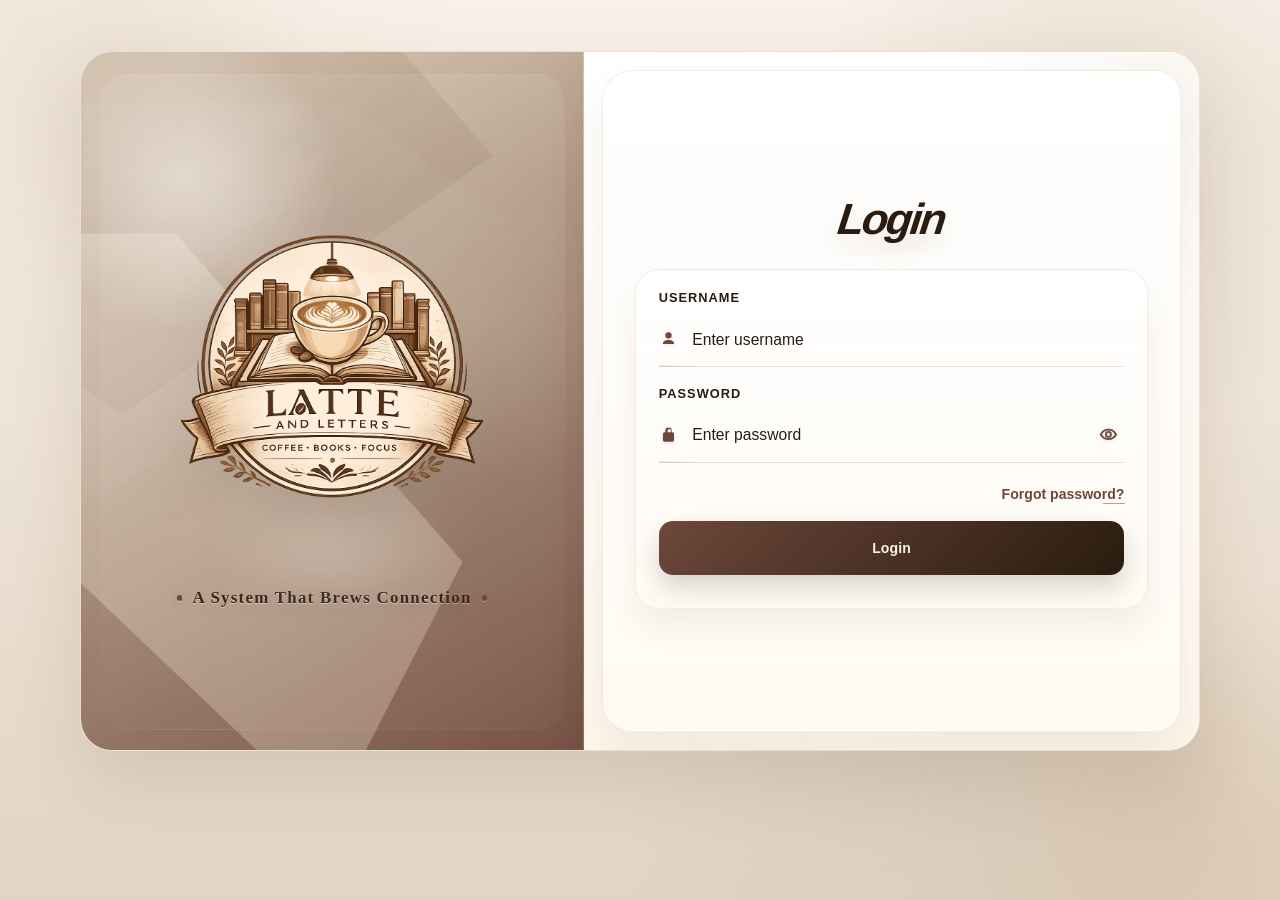
<file: web/timetable.html>
<!DOCTYPE html>
<html lang="en">
<head>
<meta charset="UTF-8">
<meta name="viewport" content="width=device-width, initial-scale=1.0">
<title>Shift Schedules - Latte & Letters</title>
<link rel="stylesheet" href="css/style.css">
</head>
<body>
<div class="app-layout">
  <aside class="sidebar" id="sidebar">
    <div class="sidebar-header"><div class="logo-icon"></div><span class="logo-text">Latte & Letters</span></div>
    <nav class="sidebar-nav" id="sidebarNav"></nav>
    <div class="sidebar-footer">
      <div class="user-info">
        <div class="user-avatar" id="userAvatar">A</div>
        <div><div class="user-name" id="userName">Loading...</div><div class="user-role" id="userRole">-</div></div>
      </div>
    </div>
  </aside>

  <main class="main-content">
    <header class="top-bar">
      <button type="button" class="btn-icon" onclick="toggleSidebar()">&#9776; Menu</button>
      <h2 class="page-title">Schedules</h2>
      <div class="top-bar-right" id="ttAddBtn">
        <button type="button" class="btn btn-primary" onclick="openModal()">+ Add Schedule</button>
      </div>
    </header>

    <div class="content-area">
      <div class="filter-bar calendar-filter-bar">
        <div class="calendar-nav">
          <button type="button" class="btn btn-secondary btn-sm" onclick="changeCalendarMonth(-1)">Prev</button>
          <div class="calendar-month-title" id="calendarMonthTitle">Month</div>
          <button type="button" class="btn btn-secondary btn-sm" onclick="changeCalendarMonth(1)">Next</button>
          <button type="button" class="btn btn-secondary btn-sm" onclick="goToCurrentMonth()">Today</button>
        </div>
        <div class="form-group inline">
          <label>Search</label>
          <input type="text" id="ttSearch" class="search-input" placeholder="Search schedules..." oninput="filterTimetable()">
        </div>
        <div class="form-group inline">
          <label>Day</label>
          <select id="ttDayFilter" class="search-input" onchange="filterTimetable()">
            <option value="">All Days</option>
            <option>Monday</option><option>Tuesday</option><option>Wednesday</option>
            <option>Thursday</option><option>Friday</option><option>Saturday</option>
          </select>
        </div>
        <div class="form-group inline">
          <label>Work Area</label>
          <select id="ttSubjectFilter" class="search-input" onchange="filterTimetable()"><option value="">All Work Areas</option></select>
        </div>
      </div>

      <div class="timetable-grid calendar-view" id="timetableGrid">
        <div class="loading-row">Loading...</div>
      </div>
    </div>
  </main>
</div>

<div class="modal-overlay hidden" id="modalOverlay">
  <div class="modal">
    <div class="modal-header">
      <h3>Add Schedule</h3>
      <button type="button" class="btn-icon" onclick="closeModal()">x</button>
    </div>
    <form id="ttForm">
      <div class="form-group">
        <label>Work Area</label>
        <select id="fSubject" required><option value="">Select work area</option></select>
      </div>
      <div class="form-row">
        <div class="form-group">
          <label>Day</label>
          <select id="fDay" required>
            <option>Monday</option><option>Tuesday</option><option>Wednesday</option>
            <option>Thursday</option><option>Friday</option><option>Saturday</option>
          </select>
        </div>
        <div class="form-group"><label>Start Time</label><input type="time" id="fStart" required></div>
        <div class="form-group"><label>End Time</label><input type="time" id="fEnd" required></div>
      </div>
      <div class="form-group"><label>Station / Area</label><input type="text" id="fRoom" placeholder="e.g. Coffee Bar Counter" required></div>
      <div class="modal-footer">
        <button type="button" class="btn btn-secondary" onclick="closeModal()">Cancel</button>
        <button type="submit" class="btn btn-primary">Save</button>
      </div>
    </form>
  </div>
</div>

<script src="js/app.js"></script>
<script>
  requireAuth();
  renderNav();

  const ROLE = localStorage.getItem('role');
  const CALENDAR_DAYS = ['Sunday','Monday','Tuesday','Wednesday','Thursday','Friday','Saturday'];
  const SCHEDULE_DAYS = ['Monday','Tuesday','Wednesday','Thursday','Friday','Saturday'];
  let timetableData = [];
  let calendarDate = new Date();

  if (ROLE === 'staff' || ROLE === 'supervisor') {
    document.getElementById('ttAddBtn').classList.add('hidden');
  }

  loadSubjectOptions();
  loadTimetable();

  async function loadSubjectOptions() {
    const data = await API.get('/api/subjects');
    const sel = document.getElementById('fSubject');
    if (!data) return;
    sel.innerHTML = '<option value="">Select work area</option>' + data.map(subject =>
      `<option value="${subject.id}">${subject.name} (${subject.code})</option>`
    ).join('');
  }

  async function loadTimetable() {
    const data = await API.get('/api/timetable');
    timetableData = data || [];
    populateTimetableFilters(timetableData);
    filterTimetable();
  }

  function populateTimetableFilters(data) {
    const subjectFilter = document.getElementById('ttSubjectFilter');
    const currentSubject = subjectFilter.value;
    const subjects = [...new Set(data.map(item => item.subject_name || '').filter(Boolean))].sort();
    subjectFilter.innerHTML = '<option value="">All Work Areas</option>' + subjects.map(subject => `<option value="${subject}">${subject}</option>`).join('');
    subjectFilter.value = subjects.includes(currentSubject) ? currentSubject : '';
  }

  function filterTimetable() {
    const q = (document.getElementById('ttSearch').value || '').toLowerCase();
    const day = document.getElementById('ttDayFilter').value;
    const subject = document.getElementById('ttSubjectFilter').value;
    const filtered = timetableData.filter(item => {
      const haystack = [item.day_of_week, item.subject_name, item.code, item.room, item.teacher_name, item.start_time, item.end_time]
        .join(' ').toLowerCase();
      return haystack.includes(q)
        && (!day || item.day_of_week === day)
        && (!subject || item.subject_name === subject);
    });
    renderCalendar(filtered);
  }

  function renderCalendar(data) {
    const monthStart = new Date(calendarDate.getFullYear(), calendarDate.getMonth(), 1);
    const monthEnd = new Date(calendarDate.getFullYear(), calendarDate.getMonth() + 1, 0);
    const calendarStart = new Date(monthStart);
    calendarStart.setDate(monthStart.getDate() - monthStart.getDay());
    const calendarEnd = new Date(monthEnd);
    calendarEnd.setDate(monthEnd.getDate() + (6 - monthEnd.getDay()));
    const cells = [];
    const walker = new Date(calendarStart);

    while (walker <= calendarEnd) {
      cells.push(new Date(walker));
      walker.setDate(walker.getDate() + 1);
    }

    document.getElementById('calendarMonthTitle').textContent = monthStart.toLocaleDateString('en-US', {
      month: 'long',
      year: 'numeric'
    });

    document.getElementById('timetableGrid').innerHTML = `
      <div class="calendar-week-header">
        ${CALENDAR_DAYS.map(day => `<div class="calendar-day-header">${day}</div>`).join('')}
      </div>
      <div class="calendar-month-grid">
        ${cells.map(date => renderCalendarCell(date, data, monthStart.getMonth())).join('')}
      </div>
    `;
  }

  function renderCalendarCell(date, data, activeMonth) {
    const dayName = CALENDAR_DAYS[date.getDay()];
    const isOutsideMonth = date.getMonth() !== activeMonth;
    const isToday = date.toDateString() === new Date().toDateString();
    const daySchedules = SCHEDULE_DAYS.includes(dayName)
      ? data
          .filter(item => item.day_of_week === dayName)
          .sort((a, b) => String(a.start_time || '').localeCompare(String(b.start_time || '')))
      : [];

    return `
      <div class="calendar-day-cell ${isOutsideMonth ? 'muted' : ''} ${isToday ? 'today' : ''}">
        <div class="calendar-date-row">
          <span class="calendar-date-number">${date.getDate()}</span>
          <span class="calendar-date-name">${dayName.slice(0, 3)}</span>
        </div>
        <div class="calendar-event-list">
          ${daySchedules.length
            ? daySchedules.map(item => renderCalendarEvent(item)).join('')
            : '<div class="calendar-empty-slot">No schedule</div>'}
        </div>
      </div>
    `;
  }

  function renderCalendarEvent(item) {
    const shiftDetails = [item.specialization, item.section].filter(Boolean).join(' | ');
    const staffLine = item.staff_names
      ? `Staff: ${item.staff_names}`
      : 'No staff assigned';
    const supervisorLine = item.teacher_name ? `Supervisor: ${item.teacher_name}` : '';
    return `
      <div class="calendar-event">
        <div class="calendar-event-time">${formatScheduleTime(item.start_time)} - ${formatScheduleTime(item.end_time)}</div>
        <div class="calendar-event-title">${item.subject_name || '-'}</div>
        <div class="calendar-event-meta">${[item.room, shiftDetails].filter(Boolean).join(' | ')}</div>
        <div class="calendar-event-meta">${staffLine}</div>
        ${supervisorLine ? `<div class="calendar-event-meta calendar-event-supervisor">${supervisorLine}</div>` : ''}
        ${ROLE === 'admin' ? `<button type="button" class="calendar-event-remove" title="Remove schedule" onclick="deleteSchedule(${item.id})">x</button>` : ''}
      </div>
    `;
  }

  function formatScheduleTime(value) {
    const [hourRaw, minuteRaw] = String(value || '').split(':');
    const hour = Number(hourRaw);
    const minute = Number(minuteRaw || 0);
    if (!Number.isFinite(hour)) return value || '-';
    const suffix = hour >= 12 ? 'PM' : 'AM';
    const displayHour = hour % 12 || 12;
    return `${displayHour}:${String(minute).padStart(2, '0')} ${suffix}`;
  }

  function changeCalendarMonth(delta) {
    calendarDate = new Date(calendarDate.getFullYear(), calendarDate.getMonth() + delta, 1);
    filterTimetable();
  }

  function goToCurrentMonth() {
    calendarDate = new Date();
    filterTimetable();
  }

  function openModal() {
    document.getElementById('ttForm').reset();
    document.getElementById('modalOverlay').classList.remove('hidden');
  }

  function closeModal() {
    document.getElementById('modalOverlay').classList.add('hidden');
  }

  document.getElementById('ttForm').addEventListener('submit', async (e) => {
    e.preventDefault();
    const confirmed = await requestSaveConfirmation({
      title: 'Save Schedule',
      message: 'Do you want to save this schedule?'
    });
    if (!confirmed) return;

    const payload = {
      subject_id: document.getElementById('fSubject').value,
      day_of_week: document.getElementById('fDay').value,
      start_time: document.getElementById('fStart').value,
      end_time: document.getElementById('fEnd').value,
      room: document.getElementById('fRoom').value
    };
    const res = await API.post('/api/timetable', payload);
    if (res.message) {
      closeModal();
      loadTimetable();
      showToast(res.message, 'success');
    } else {
      showToast(res.error || 'Error', 'error');
    }
  });

  async function deleteSchedule(id) {
    const confirmed = await showConfirmModal({
      title: 'Remove Schedule',
      message: 'Do you want to remove this schedule?',
      confirmText: 'Yes',
      cancelText: 'No'
    });
    if (!confirmed) return;
    const res = await API.delete('/api/timetable?id=' + id);
    if (res.message) {
      loadTimetable();
      showToast(res.message, 'success');
    }
  }
</script>
</body>
</html>
</file>
<file: web/css/style.css>
/* ── Reset & Base ─────────────────────────────────────────── */
*, *::before, *::after { box-sizing: border-box; margin: 0; padding: 0; }
:root {
  --primary: #8a5a36;
  --primary-dark: #5d351f;
  --secondary: #8c7a6b;
  --success: #9a6a43;
  --danger: #ef4444;
  --warning: #f59e0b;
  --teal: #7b4a2c;
  --bg: #fbf7f0;
  --surface: #fffdf8;
  --border: #e8d8c5;
  --text: #352316;
  --text-muted: #7f6b5a;
  --sidebar-w: 240px;
  --radius: 10px;
  --shadow: 0 1px 3px rgba(0,0,0,.1), 0 1px 2px rgba(0,0,0,.06);
  --shadow-md: 0 4px 6px rgba(0,0,0,.07), 0 2px 4px rgba(0,0,0,.06);
}
body { font-family: 'Segoe UI', system-ui, sans-serif; background: var(--bg); color: var(--text); font-size: 14px; }
a { text-decoration: none; color: inherit; }

/* ── Login Page ───────────────────────────────────────────── */
.login-page { display: flex; align-items: center; justify-content: center; min-height: 100vh;
  padding: 1.5rem;
  background: linear-gradient(135deg, #fff8ee 0%, #8a5a36 100%); }
.login-container { width: 100%; max-width: 420px; padding: 1rem; }
.login-shell {
  width: min(1120px, calc(100vw - 4rem));
  max-width: none;
  padding: 0;
  display: block;
}
.auth-showcase {
  position: relative;
  overflow: hidden;
  padding: 2.2rem;
  border-radius: 30px;
  background:
    radial-gradient(circle at top left, rgba(138,90,53,.15), transparent 30%),
    linear-gradient(145deg, rgba(9,25,16,.9) 0%, rgba(7,18,12,.82) 100%);
  border: 1px solid rgba(138,90,53,.12);
  box-shadow: 0 30px 90px rgba(0,0,0,.28);
}
.auth-showcase::before {
  content: '';
  position: absolute;
  inset: 0;
  background:
    radial-gradient(circle at 82% 20%, rgba(138,90,53,.18), transparent 22%),
    radial-gradient(circle at 18% 80%, rgba(16,185,129,.14), transparent 18%),
    repeating-linear-gradient(90deg, rgba(138,90,53,.04) 0 1px, transparent 1px 110px),
    repeating-linear-gradient(0deg, rgba(138,90,53,.03) 0 1px, transparent 1px 110px);
  opacity: .9;
  pointer-events: none;
}
.auth-showcase-copy,
.auth-highlight-grid,
.auth-signal-row {
  position: relative;
  z-index: 1;
}
.auth-showcase-copy {
  max-width: 630px;
  margin-bottom: 2rem;
}
.auth-kicker {
  display: inline-flex;
  align-items: center;
  gap: .5rem;
  padding: .45rem .8rem;
  border-radius: 999px;
  background: rgba(138,90,53,.09);
  border: 1px solid rgba(138,90,53,.14);
  color: #aef3ba;
  font-size: .78rem;
  font-weight: 700;
  letter-spacing: .1em;
  text-transform: none;
}
.auth-title {
  margin: 1.1rem 0 .9rem;
  font-size: clamp(2rem, 4vw, 3.45rem);
  line-height: 1.04;
  letter-spacing: -.03em;
  color: #F8F1E8;
}
.auth-copy {
  max-width: 560px;
  color: #b9d2c0;
  font-size: 1rem;
  line-height: 1.75;
}
.auth-highlight-grid {
  display: grid;
  grid-template-columns: repeat(3, minmax(0, 1fr));
  gap: 1rem;
}
.auth-highlight-card {
  position: relative;
  padding: 1.15rem 1.1rem 1.05rem;
  border-radius: 22px;
  background: linear-gradient(180deg, rgba(18,40,27,.88) 0%, rgba(10,23,16,.92) 100%);
  border: 1px solid rgba(138,90,53,.1);
  box-shadow: 0 18px 42px rgba(0,0,0,.18);
  transform: translateY(0);
  animation: authFloat 7s ease-in-out infinite;
}
.auth-highlight-card:nth-child(2) { animation-delay: .6s; }
.auth-highlight-card:nth-child(3) { animation-delay: 1.2s; }
.auth-highlight-label {
  display: inline-flex;
  padding: .35rem .65rem;
  border-radius: 999px;
  background: rgba(138,90,53,.1);
  color: #96eda7;
  font-size: .74rem;
  font-weight: 700;
  text-transform: none;
  letter-spacing: .08em;
  margin-bottom: .9rem;
}
.auth-highlight-card strong {
  display: block;
  color: #effff3;
  font-size: 1rem;
  line-height: 1.35;
  margin-bottom: .55rem;
}
.auth-highlight-card p {
  color: #abc5b3;
  font-size: .86rem;
  line-height: 1.6;
}
.auth-signal-row {
  display: flex;
  flex-wrap: wrap;
  gap: .75rem;
  margin-top: 1.15rem;
}
.auth-signal-pill {
  display: inline-flex;
  align-items: center;
  gap: .55rem;
  padding: .75rem .95rem;
  border-radius: 16px;
  background: rgba(6,16,10,.58);
  border: 1px solid rgba(138,90,53,.1);
  color: #d6f6dd;
  font-size: .84rem;
  font-weight: 600;
}
.auth-signal-dot {
  width: 10px;
  height: 10px;
  border-radius: 999px;
  background: linear-gradient(180deg, #7bff9b, #20c76a);
  box-shadow: 0 0 0 6px rgba(138,90,53,.08);
  flex-shrink: 0;
}
.login-card { background: var(--surface); border-radius: 16px; padding: 2.5rem; box-shadow: 0 20px 60px rgba(0,0,0,.2); }
.login-panel {
  display: flex;
  flex-direction: column;
  justify-content: center;
}
.login-logo { text-align: center; margin-bottom: 2rem; }
.login-logo .logo-icon {
  width: 92px;
  height: 92px;
  margin: 0 auto 1rem;
}
.login-logo h1 { font-size: 1.8rem; font-weight: 700; color: var(--primary); }
.login-logo p { color: var(--text-muted); font-size: .9rem; }
.login-panel-intro {
  margin: -0.2rem 0 1.35rem;
  text-align: center;
}
.login-panel-intro h3 {
  color: var(--text);
  font-size: 1.18rem;
  margin-bottom: .3rem;
}
.login-panel-intro p {
  color: var(--text-muted);
  font-size: .9rem;
  line-height: 1.65;
}
.login-actions-row {
  display: flex;
  justify-content: flex-end;
  margin-bottom: .7rem;
}
.login-link {
  font-size: .88rem;
  color: var(--primary);
  font-weight: 700;
}
.login-link:hover {
  color: var(--primary-light);
}
.login-hint { text-align: center; margin-top: 1rem; color: var(--text-muted); }

@keyframes authFloat {
  0%, 100% { transform: translateY(0); }
  50% { transform: translateY(-8px); }
}

@keyframes authAmbientDrift {
  0%, 100% { transform: translate3d(0, 0, 0) scale(1); }
  50% { transform: translate3d(26px, -22px, 0) scale(1.08); }
}

@keyframes authShapeDrift {
  0%, 100% { transform: translate3d(0, 0, 0) rotate(0deg); }
  50% { transform: translate3d(18px, -14px, 0) rotate(2deg); }
}

@keyframes authShapeDriftAlt {
  0%, 100% { transform: translate3d(0, 0, 0) rotate(0deg); }
  50% { transform: translate3d(-18px, 18px, 0) rotate(-2deg); }
}

@keyframes authGlowWave {
  0%, 100% { transform: scale(.96); opacity: .72; }
  50% { transform: scale(1.08); opacity: 1; }
}

.login-shell {
  width: min(1120px, calc(100vw - 4rem));
  max-width: none;
  position: relative;
  z-index: 1;
  perspective: 1400px;
}

.login-card.login-stage-card {
  width: 100%;
  display: grid;
  grid-template-columns: minmax(420px, 45%) minmax(0, 55%);
  padding: 0;
  overflow: hidden;
  border-radius: 32px;
  min-height: 700px;
  position: relative;
  background: linear-gradient(135deg, rgba(12, 26, 17, .92) 0%, rgba(7, 15, 11, .96) 100%);
  border: 1px solid rgba(138,90,53,.12);
  box-shadow:
    0 34px 90px rgba(0,0,0,.44),
    inset 0 1px 0 rgba(255,255,255,.04);
}

.login-card.login-stage-card::before {
  content: "";
  position: absolute;
  inset: 0;
  pointer-events: none;
  background: linear-gradient(118deg, rgba(255,255,255,.05) 0%, transparent 28%, transparent 74%, rgba(138,90,53,.05) 100%);
  z-index: 0;
}

.login-card.login-stage-card::after {
  content: "";
  position: absolute;
  inset: 14px;
  border-radius: 24px;
  border: 1px solid rgba(138,90,53,.08);
  pointer-events: none;
  opacity: .6;
  z-index: 0;
}

.login-stage {
  position: relative;
  min-height: 100%;
  padding: 2.8rem 2.2rem;
  display: flex;
  flex-direction: column;
  align-items: center;
  justify-content: center;
  background:
    radial-gradient(circle at 20% 16%, rgba(215,255,126,.52), transparent 20%),
    radial-gradient(circle at 56% 34%, rgba(106,239,132,.26), transparent 30%),
    radial-gradient(circle at 38% 60%, rgba(70,193,100,.22), transparent 32%),
    linear-gradient(150deg, rgba(62,171,76,.97) 0%, rgba(19,108,51,.97) 44%, rgba(6,43,22,.99) 100%);
  border-right: 1px solid rgba(138,90,53,.08);
  z-index: 1;
}

.login-stage::before {
  content: "";
  position: absolute;
  inset: 20px 18px 20px 18px;
  border-radius: 28px;
  background:
    radial-gradient(circle at 24% 18%, rgba(255,255,255,.14), transparent 22%),
    linear-gradient(160deg, rgba(255,255,255,.06) 0%, rgba(255,255,255,0) 68%);
  border: 1px solid rgba(138,90,53,.05);
  opacity: .58;
  pointer-events: none;
}

.login-stage::after {
  content: "";
  position: absolute;
  top: 10%;
  right: -1px;
  bottom: 10%;
  width: 1px;
  background: linear-gradient(180deg, transparent 0%, rgba(138,90,53,.16) 50%, transparent 100%);
  pointer-events: none;
}

.login-stage-bg {
  position: absolute;
  inset: 0;
  overflow: hidden;
  pointer-events: none;
  opacity: .98;
  animation: authAmbientDrift 18s ease-in-out infinite;
}

.auth-stage-brand {
  position: relative;
  z-index: 2;
  width: min(96%, 620px);
  display: flex;
  align-items: center;
  justify-content: center;
  padding: 1rem .5rem;
}

.auth-stage-brand::before {
  content: "";
  position: absolute;
  inset: 12% 8%;
  border-radius: 50%;
  background: radial-gradient(circle, rgba(228,255,149,.7) 0%, rgba(228,255,149,.22) 34%, rgba(228,255,149,0) 72%);
  filter: blur(30px);
  opacity: .98;
  pointer-events: none;
}

.auth-stage-brand::after {
  content: "";
  position: absolute;
  left: 12%;
  right: 12%;
  bottom: 8%;
  height: 16%;
  border-radius: 999px;
  background: radial-gradient(circle, rgba(13,78,39,.34) 0%, rgba(13,78,39,.08) 44%, rgba(13,78,39,0) 76%);
  filter: blur(18px);
  pointer-events: none;
}

.auth-stage-brand .logo-icon {
  width: 100%;
  height: auto;
  aspect-ratio: 1 / 1;
  max-width: 560px;
  animation: authFloat 8.5s ease-in-out infinite;
  transform-origin: center;
}

.auth-stage-brand .brand-mark,
.auth-stage-brand .brand-mark-full {
  width: 100%;
  height: 100%;
}

.auth-stage-brand .brand-mark-full.brand-mark-composite {
  height: auto;
  display: flex;
  flex-direction: column;
  align-items: center;
  justify-content: center;
  gap: .25rem;
}

.auth-stage-brand .brand-mark-image-auth {
  width: min(82%, 430px);
  height: auto;
  filter:
    drop-shadow(0 20px 26px rgba(8, 36, 19, .24))
    drop-shadow(0 0 26px rgba(230,255,160,.14));
}

.auth-stage-brand .brand-wordmark {
  display: inline-flex;
  align-items: flex-end;
  justify-content: center;
  font-size: clamp(2.55rem, 4.8vw, 4.15rem);
  line-height: .9;
  letter-spacing: -.07em;
  font-family: "Trebuchet MS", "Arial Black", "Segoe UI", sans-serif;
  font-style: italic;
  font-weight: 800;
  transform: skewX(-7deg);
  text-shadow:
    0 1px 0 rgba(255,255,255,.12),
    0 12px 26px rgba(4, 26, 13, .2);
}

.auth-stage-brand .brand-wordmark-attend {
  color: #291C0E;
}

.auth-stage-brand .brand-wordmark-ease {
  color: #291C0E;
}

.auth-stage-brand .brand-mark-image-full {
  filter:
    drop-shadow(0 26px 30px rgba(8, 36, 19, .24))
    drop-shadow(0 0 36px rgba(230,255,160,.16));
}

.login-stage-shape {
  position: absolute;
  display: block;
  filter: drop-shadow(0 24px 40px rgba(0,0,0,.18));
}

.login-stage-shape-a {
  inset: -12% 18% 48% -30%;
  background: linear-gradient(140deg, rgba(47, 201, 98, .95) 0%, rgba(22, 114, 54, .92) 100%);
  clip-path: polygon(0 10%, 78% 10%, 100% 42%, 34% 100%, 0 70%);
  opacity: .9;
  animation: authShapeDrift 18s ease-in-out infinite;
}

.login-stage-shape-b {
  inset: -2% 6% 36% -24%;
  background: linear-gradient(140deg, rgba(167, 141, 120, .34) 0%, rgba(190, 181, 169, .18) 100%);
  clip-path: polygon(0 14%, 65% 14%, 92% 40%, 24% 100%, 0 72%);
  animation: authShapeDriftAlt 21s ease-in-out infinite;
}

.login-stage-shape-c {
  inset: 26% 24% -10% -34%;
  background: linear-gradient(140deg, rgba(16, 73, 34, .95) 0%, rgba(7, 30, 14, .96) 100%);
  clip-path: polygon(0 0, 48% 0, 100% 56%, 76% 100%, 0 32%);
  opacity: .92;
  animation: authShapeDrift 24s ease-in-out infinite reverse;
}

.login-stage-glow {
  position: absolute;
  right: -10%;
  top: 15%;
  width: 320px;
  height: 320px;
  border-radius: 999px;
  background: radial-gradient(circle, rgba(188,255,132,.32) 0%, rgba(188,255,132,0) 72%);
  filter: blur(12px);
  animation: authGlowWave 11s ease-in-out infinite;
}

.login-stage-content,
.login-stage-footer {
  position: relative;
  z-index: 1;
}

.login-stage-content {
  max-width: 220px;
  padding-top: 1rem;
}

.login-stage h2 {
  margin: .85rem 0 .75rem;
  color: #F8F1E8;
  font-size: 2rem;
  line-height: 1.02;
  letter-spacing: -.03em;
}

.login-stage p {
  color: #b9d6c0;
  font-size: .94rem;
  line-height: 1.75;
}

.login-stage-footer {
  display: flex;
  flex-direction: column;
  gap: .75rem;
}

.login-stage-chip {
  display: inline-flex;
  align-items: center;
  gap: .55rem;
  width: fit-content;
  max-width: 100%;
  padding: .74rem .95rem;
  border-radius: 16px;
  background: rgba(255,255,255,.06);
  border: 1px solid rgba(138,90,53,.1);
  color: #daf6e0;
  font-size: .82rem;
  font-weight: 700;
  backdrop-filter: blur(14px);
}

.login-stage-dot {
  width: 9px;
  height: 9px;
  border-radius: 999px;
  flex-shrink: 0;
  background: linear-gradient(180deg, #7bff9b, #2bd86f);
  box-shadow: 0 0 0 5px rgba(138,90,53,.08);
}

.login-form-panel {
  position: relative;
  display: flex;
  flex-direction: column;
  justify-content: center;
  padding: 3rem 3.2rem 2.65rem;
  background:
    radial-gradient(circle at top right, rgba(138,90,53,.11), transparent 24%),
    linear-gradient(180deg, rgba(14, 31, 20, .97) 0%, rgba(8, 17, 12, .99) 100%);
  isolation: isolate;
  z-index: 1;
}

.login-form-panel > .login-logo {
  display: none;
}

.login-form-panel::before {
  content: '';
  position: absolute;
  inset: 0;
  background:
    radial-gradient(circle at 84% 16%, rgba(138,90,53,.1), transparent 20%),
    radial-gradient(circle at 18% 82%, rgba(138,90,53,.06), transparent 18%),
    linear-gradient(90deg, rgba(138,90,53,.06) 0 1px, transparent 1px),
    linear-gradient(rgba(138,90,53,.05) 0 1px, transparent 1px);
  background-size: 96px 96px;
  opacity: .34;
  pointer-events: none;
}

.login-form-panel::after {
  content: "";
  position: absolute;
  inset: 18px 18px 18px 18px;
  border-radius: 30px 26px 26px 30px;
  background: linear-gradient(180deg, rgba(17, 40, 26, .84) 0%, rgba(9, 21, 15, .78) 100%);
  border: 1px solid rgba(138,90,53,.1);
  box-shadow:
    inset 0 1px 0 rgba(255,255,255,.06),
    0 24px 44px rgba(0,0,0,.18);
  pointer-events: none;
}

.login-form-panel > * {
  position: relative;
  z-index: 2;
}

.login-page,
.login-page::before,
.login-page::after,
.login-card.login-stage-card,
.login-card.login-stage-card::before,
.login-card.login-stage-card::after,
.login-stage,
.login-stage::before,
.login-stage::after,
.login-stage-shape,
.login-stage-glow,
.login-form-panel,
.login-form-panel::before,
.login-form-panel::after,
.login-logo .brand-mark,
body.login-page #loginForm,
body.login-page #registerForm,
.step-indicator,
.step span,
.step-line,
.login-link,
.login-submit-btn,
.login-register-btn,
.register-form-panel .btn {
  transition:
    background .45s ease,
    border-color .45s ease,
    box-shadow .45s ease,
    color .35s ease,
    opacity .35s ease,
    transform .35s ease,
    filter .45s ease;
}

.auth-form-heading {
  margin: 0 0 1.85rem;
  text-align: center;
  color: var(--text);
  font-size: 1.95rem;
  letter-spacing: .14em;
  text-transform: uppercase;
  text-shadow: 0 12px 30px rgba(0,0,0,.22);
}

.register-shell {
  width: min(1120px, calc(100vw - 4rem));
  max-width: none;
}

.register-stage-card {
  grid-template-columns: minmax(360px, 40%) minmax(0, 60%);
  min-height: 760px;
}

.register-form-panel {
  justify-content: flex-start;
  padding: 2.1rem 2.1rem 2rem;
}

.register-form-panel .login-logo {
  margin-bottom: 1.1rem;
}

.register-form-panel .auth-form-heading {
  margin-bottom: 1.15rem;
}

.register-form-panel .step-indicator {
  margin-bottom: 1.7rem;
}

.login-logo {
  margin-bottom: 1.75rem;
  display: grid;
  justify-items: center;
  gap: .3rem;
}

.login-logo .logo-icon {
  width: 100px;
  height: 100px;
  margin: 0 auto 1rem;
  animation: authFloat 7.5s ease-in-out infinite;
  transform-origin: center;
}

.login-logo.has-brand-wordmark {
  gap: .15rem;
}

.login-logo.has-brand-wordmark .logo-icon {
  width: min(340px, 92%);
  height: auto;
  aspect-ratio: 1 / 1;
  margin: 0 auto .3rem;
}

.login-logo.has-brand-wordmark h1 {
  display: none;
}

.login-logo.has-brand-wordmark p {
  margin-top: -.15rem;
  letter-spacing: .14em;
}

.login-logo h1 {
  font-size: clamp(1.95rem, 2.2vw, 2.5rem);
}

.login-logo p {
  letter-spacing: .06em;
  text-transform: uppercase;
  font-size: .76rem;
}

.login-panel-intro {
  margin: -.2rem 0 1.55rem;
}

.auth-line-group {
  position: relative;
  margin-bottom: 1.18rem;
  transition: transform .28s ease, opacity .28s ease;
}

.auth-line-group label {
  display: block;
  margin-bottom: .35rem;
  font-size: .8rem;
  font-weight: 700;
  letter-spacing: .08em;
  text-transform: uppercase;
  color: #b8d5c0;
  transform-origin: left center;
  transition: color .24s ease, transform .24s ease, letter-spacing .24s ease;
}

.auth-line-field {
  position: relative;
  display: flex;
  align-items: center;
  gap: .85rem;
  padding: .35rem 0;
  border-bottom: 1px solid rgba(138,90,53,.16);
  transition: transform .28s ease, border-color .28s ease, box-shadow .28s ease;
}

.auth-line-field::after {
  content: "";
  position: absolute;
  left: 0;
  right: 0;
  bottom: -1px;
  height: 2px;
  border-radius: 999px;
  background: linear-gradient(90deg, rgba(138,90,53,.92), rgba(154,106,67,.28));
  transform: scaleX(.08);
  transform-origin: left center;
  opacity: .15;
  transition: transform .3s ease, opacity .3s ease, box-shadow .3s ease;
}

.auth-line-icon {
  width: 20px;
  height: 20px;
  display: inline-flex;
  align-items: center;
  justify-content: center;
  color: #6E473B;
  opacity: 1;
  flex-shrink: 0;
  filter: drop-shadow(0 0 6px rgba(110,71,59,.18));
  transition: transform .24s ease, color .24s ease, opacity .24s ease, filter .24s ease;
}

.auth-line-icon-svg {
  width: 19px;
  height: 19px;
  fill: currentColor;
}

.auth-line-field input {
  flex: 1;
  width: 100%;
  background: transparent !important;
  border: none !important;
  border-radius: 0 !important;
  padding: .9rem 0 .72rem;
  outline: none !important;
  appearance: none;
  -webkit-appearance: none;
  color: #ffffff !important;
  -webkit-text-fill-color: #ffffff !important;
  caret-color: #ffffff;
  box-shadow: none !important;
  font-size: .98rem;
}

.auth-line-field input:focus {
  background: transparent !important;
  border: none !important;
  outline: none !important;
  box-shadow: none !important;
}

.auth-line-field input:-webkit-autofill,
.auth-line-field input:-webkit-autofill:hover,
.auth-line-field input:-webkit-autofill:focus,
.auth-line-field input:-webkit-autofill:active {
  -webkit-text-fill-color: #ffffff !important;
  caret-color: #ffffff;
  border: none !important;
  -webkit-box-shadow: 0 0 0 1000px transparent inset !important;
  box-shadow: 0 0 0 1000px transparent inset !important;
  transition: background-color 99999s ease-out 0s;
}

.auth-line-toggle {
  width: 2rem;
  height: 2rem;
  margin-left: auto;
  display: inline-flex;
  align-items: center;
  justify-content: center;
  flex: 0 0 auto;
  padding: 0;
  border: none;
  background: transparent;
  color: #A78D78;
  opacity: 1;
  cursor: pointer;
  transition: color .2s ease, transform .2s ease, opacity .2s ease;
}

.auth-line-toggle:hover,
.auth-line-toggle:focus-visible {
  color: #291C0E;
  transform: translateY(-1px);
  outline: none;
}

.auth-line-toggle-svg {
  width: 1.18rem;
  height: 1.18rem;
  fill: none;
  stroke: currentColor;
  stroke-width: 2.25;
  stroke-linecap: round;
  stroke-linejoin: round;
}

.auth-line-group.is-focused,
.auth-line-group.has-value {
  transform: translateY(-4px);
}

.auth-line-group.is-focused label,
.auth-line-group.has-value label {
  color: #6E473B;
  letter-spacing: .1em;
  transform: translateY(-2px) scale(.98);
}

.auth-line-group.is-focused .auth-line-field,
.auth-line-group.has-value .auth-line-field {
  border-bottom-color: rgba(138,90,53,.28);
  transform: translateY(-3px);
}

.auth-line-group.is-focused .auth-line-field::after,
.auth-line-group.has-value .auth-line-field::after {
  transform: scaleX(1);
  opacity: 1;
  box-shadow: 0 0 22px rgba(138,90,53,.24);
}

.auth-line-group.is-focused .auth-line-icon,
.auth-line-group.has-value .auth-line-icon {
  color: #291C0E;
  transform: translateY(-2px) scale(1.08);
  filter: drop-shadow(0 0 9px rgba(138,90,53,.38));
}

.auth-line-group.is-focused .auth-line-toggle,
.auth-line-group.has-value .auth-line-toggle {
  color: #291C0E;
}

.login-actions-row {
  display: flex;
  flex-direction: column;
  align-items: stretch;
  gap: 1rem;
  margin-top: 1.45rem;
}

.login-submit-btn {
  width: 100%;
  min-width: 0;
  justify-content: center;
  padding-inline: 1.35rem;
  margin-top: .2rem;
}

.login-form-panel .login-link {
  align-self: flex-end;
}

.login-register-btn {
  min-height: 52px;
}

.login-trust-row {
  display: flex;
  justify-content: center;
  gap: .65rem;
  flex-wrap: wrap;
  margin-top: 1.15rem;
}

.login-trust-item {
  padding: .55rem .82rem;
  border-radius: 999px;
  background: rgba(255,255,255,.04);
  border: 1px solid rgba(138,90,53,.1);
  color: #b6d3bf;
  font-size: .76rem;
  font-weight: 700;
  letter-spacing: .06em;
  text-transform: uppercase;
}

/* ── App Layout ───────────────────────────────────────────── */
.app-layout { display: flex; min-height: 100vh; }

.nav-item.nav-logout { color: #fca5a5; margin-top: auto; border-top: 1px solid rgba(255,255,255,.08); margin-top: .5rem; }
.nav-item.nav-logout:hover { background: rgba(239,68,68,.2); color: #f87171; }


.sidebar { width: var(--sidebar-w); background: #1e1b4b; color: #c7d2fe; display: flex;
  flex-direction: column; position: fixed; top: 0; left: 0; height: 100vh; z-index: 100;
  transition: width .25s ease; overflow: hidden; }
.sidebar.collapsed { width: 60px; }
.sidebar.collapsed .logo-text,
.sidebar.collapsed .nav-item span,
.sidebar.collapsed .user-name,
.sidebar.collapsed .user-role { display: none; }
.sidebar-header { display: flex; align-items: center; gap: .85rem; padding: 1.05rem .95rem;
  border-bottom: 1px solid rgba(255,255,255,.1); white-space: nowrap; }
.logo-icon {
  width: 44px;
  height: 44px;
  display: inline-flex;
  align-items: center;
  justify-content: center;
  flex-shrink: 0;
  font-size: 0;
}
.logo-text { font-size: 1.1rem; font-weight: 700; color: #291C0E; }
.sidebar-nav { flex: 1; padding: .75rem 0; overflow-y: auto; }
.nav-item { display: flex; align-items: center; gap: .75rem; padding: .65rem 1rem;
  color: #6E473B; border-radius: 8px; margin: 2px 8px; transition: all .15s; white-space: nowrap; cursor: pointer; }
.nav-item:hover { background: rgba(110,71,59,.1); color: #291C0E; }
.nav-item.active { background: var(--primary); color: #F8F1E8; }
.sidebar-footer { padding: 1rem; border-top: 1px solid rgba(255,255,255,.1); display: flex; align-items: center; gap: .5rem; }
.user-info { display: flex; align-items: center; gap: .5rem; flex: 1; min-width: 0; }
.user-avatar { width: 32px; height: 32px; border-radius: 50%; background: var(--primary);
  color: #F8F1E8; display: flex; align-items: center; justify-content: center; font-weight: 700; flex-shrink: 0; }
.user-name { font-size: .85rem; font-weight: 600; color: #291C0E; white-space: nowrap; overflow: hidden; text-overflow: ellipsis; }
.user-role { font-size: .75rem; color: #6E473B; }

/* ── Main Content ─────────────────────────────────────────── */
.main-content { flex: 1; margin-left: var(--sidebar-w); display: flex; flex-direction: column; min-height: 100vh; transition: margin-left .25s; }
.sidebar.collapsed ~ .main-content { margin-left: 60px; }

/* ── Top Bar ──────────────────────────────────────────────── */
.top-bar { background: var(--surface); border-bottom: 1px solid var(--border); padding: .75rem 1.5rem;
  display: flex; align-items: center; gap: 1rem; position: sticky; top: 0; z-index: 50; box-shadow: var(--shadow); }
.page-title { font-size: 1.1rem; font-weight: 600; flex: 1; }
.top-bar-right { display: flex; align-items: center; justify-content: flex-end; gap: .75rem; flex-wrap: wrap; position: relative; }
.search-input { padding: .45rem .75rem; border: 1px solid var(--border); border-radius: 8px;
  font-size: .875rem; outline: none; width: 220px; }
.search-input:focus { border-color: var(--primary); box-shadow: 0 0 0 3px rgba(79,70,229,.1); }

/* ── Content Area ─────────────────────────────────────────── */
.content-area { padding: 1.5rem; flex: 1; }

/* ── Buttons ──────────────────────────────────────────────── */
.btn { display: inline-flex; align-items: center; gap: .4rem; padding: .5rem 1rem;
  border-radius: 8px; border: none; cursor: pointer; font-size: .875rem; font-weight: 500;
  transition: all .15s; white-space: nowrap; }
.btn:disabled { opacity: .6; cursor: not-allowed; }
.btn-primary  { background: var(--primary); color: #fff; }
.btn-primary:hover  { background: var(--primary-dark); }
.btn-secondary { background: var(--border); color: var(--text); }
.btn-secondary:hover { background: #cbd5e1; }
.btn-success  { background: var(--success); color: #fff; }
.btn-danger   { background: var(--danger); color: #fff; }
.btn-teal     { background: var(--teal); color: #fff; }
.btn-full     { width: 100%; justify-content: center; }
.btn-sm       { padding: .3rem .65rem; font-size: .8rem; }
.btn-xs       { padding: .2rem .45rem; font-size: .75rem; }
.btn-lg       { padding: .75rem 1.5rem; font-size: 1rem; }
.btn-icon     { background: none; border: none; cursor: pointer; font-size: 1.1rem; padding: .35rem;
  border-radius: 6px; color: var(--text-muted); transition: all .15s; }
.btn-icon:hover { background: var(--border); color: var(--text); }

/* ── Forms ────────────────────────────────────────────────── */
.form-group { display: flex; flex-direction: column; gap: .35rem; flex: 1; }
.form-group label { font-size: .8rem; font-weight: 600; color: var(--text-muted); text-transform: uppercase; letter-spacing: .03em; }
.form-group input, .form-group select, .form-group textarea {
  padding: .5rem .75rem; border: 1px solid var(--border); border-radius: 8px;
  font-size: .875rem; outline: none; background: var(--surface); color: var(--text); }
.form-group input:focus, .form-group select:focus { border-color: var(--primary); box-shadow: 0 0 0 3px rgba(79,70,229,.1); }
.form-group input[type="time"] {
  color-scheme: dark;
  padding-right: 2.4rem;
}
.form-group input[type="time"]::-webkit-calendar-picker-indicator {
  filter: brightness(0) invert(1);
  opacity: 1;
  cursor: pointer;
}
.form-group input[type="time"]::-webkit-datetime-edit,
.form-group input[type="time"]::-webkit-datetime-edit-fields-wrapper,
.form-group input[type="time"]::-webkit-datetime-edit-hour-field,
.form-group input[type="time"]::-webkit-datetime-edit-minute-field,
.form-group input[type="time"]::-webkit-datetime-edit-ampm-field,
.form-group input[type="time"]::-webkit-datetime-edit-text {
  color: #effff3;
}
.form-group input[type="time"]::-webkit-datetime-edit-hour-field:focus,
.form-group input[type="time"]::-webkit-datetime-edit-minute-field:focus,
.form-group input[type="time"]::-webkit-datetime-edit-ampm-field:focus {
  background: rgba(138,90,53,.16);
  color: #ffffff;
  border-radius: 4px;
}
.form-group select,
.search-input:is(select),
.status-sel {
  color-scheme: dark;
}
.form-group select option,
.search-input option,
.status-sel option {
  background: #0f1f15;
  color: #f3fff6;
}
.form-group select option[value=""],
.search-input option[value=""],
.status-sel option[value=""] {
  color: #b8cdc0;
}
.form-row { display: flex; gap: 1rem; flex-wrap: wrap; }
.form-group.inline { flex-direction: row; align-items: center; gap: .5rem; }
.form-group.inline label { white-space: nowrap; margin: 0; }

.student-profile-modal {
  max-width: 640px;
}

.student-profile-modal .form-row {
  display: grid;
  grid-template-columns: repeat(2, minmax(0, 1fr));
}

@media (max-width: 640px) {
  .student-profile-modal .form-row {
    grid-template-columns: 1fr;
  }
}

/* ── Stats Grid ───────────────────────────────────────────── */
.stats-grid { display: grid; grid-template-columns: repeat(auto-fit, minmax(200px, 1fr)); gap: 1rem; margin-bottom: 1.5rem; }
.stat-card { background: var(--surface); border-radius: var(--radius); padding: 1.25rem;
  display: flex; align-items: center; gap: 1rem; box-shadow: var(--shadow); border-left: 4px solid; }
.stat-card.blue  { border-color: #3b82f6; }
.stat-card.green { border-color: var(--success); }
.stat-card.teal  { border-color: var(--teal); }
.stat-card.red   { border-color: var(--danger); }
.stat-icon { font-size: 2rem; }
.stat-value { font-size: 1.75rem; font-weight: 700; line-height: 1; }
.stat-label { font-size: .8rem; color: var(--text-muted); margin-top: .2rem; }

/* ── Charts ───────────────────────────────────────────────── */
.charts-row { display: grid; grid-template-columns: 2fr 1fr; gap: 1rem; margin-bottom: 1.5rem; }
.chart-card { background: var(--surface); border-radius: var(--radius); padding: 1.25rem; box-shadow: var(--shadow); }
.chart-card h3 { font-size: .95rem; font-weight: 600; margin-bottom: 1rem; color: var(--text-muted); }

/* ── Alert Card ───────────────────────────────────────────── */
.alert-card { background: var(--surface); border-radius: var(--radius); padding: 1.25rem; box-shadow: var(--shadow); }
.alert-card h3 { font-size: .95rem; font-weight: 600; margin-bottom: 1rem; }
.alert-item { display: flex; justify-content: space-between; align-items: center;
  padding: .6rem .75rem; border-radius: 8px; background: #fef9c3; margin-bottom: .4rem; }
.alert-name { font-weight: 500; }
.alert-rate { font-weight: 700; padding: .2rem .5rem; border-radius: 6px; }
.alert-rate.warning  { background: #fef3c7; color: #92400e; }
.alert-rate.critical { background: #fee2e2; color: #991b1b; }
.alert-banner { background: #fef3c7; border: 1px solid #fcd34d; border-radius: 8px;
  padding: .75rem 1rem; margin-bottom: 1rem; font-weight: 500; color: #92400e; }

/* ── Table ────────────────────────────────────────────────── */
.table-card { background: var(--surface); border-radius: var(--radius); box-shadow: var(--shadow); overflow: hidden; }
.data-table { width: 100%; border-collapse: collapse; }
.data-table th { background: #f8fafc; padding: .75rem 1rem; text-align: left;
  font-size: .75rem; font-weight: 700; color: var(--text-muted); text-transform: uppercase;
  letter-spacing: .05em; border-bottom: 1px solid var(--border); }
.data-table td { padding: .75rem 1rem; border-bottom: 1px solid var(--border); font-size: .875rem; }
.data-table tr:last-child td { border-bottom: none; }
.data-table tr:hover td { background: #f8fafc; }
.table-time-input,
.table-text-input {
  width: 100%;
  min-height: 2.15rem;
  padding: .38rem .65rem;
  border-radius: 10px;
  border: 1px solid rgba(138,90,53,.14);
  background: rgba(255,255,255,.045);
  color: var(--text);
  box-shadow: inset 0 1px 0 rgba(255,255,255,.03);
  transition: border-color var(--transition), box-shadow var(--transition), background var(--transition);
}

.table-text-input::placeholder {
  color: rgba(219, 238, 225, .52);
}

.table-time-input {
  min-width: 6.9rem;
  color-scheme: dark;
}

.table-time-input:focus,
.table-text-input:focus {
  outline: none;
  border-color: rgba(138,90,53,.42);
  box-shadow: 0 0 0 3px rgba(138,90,53,.1);
  background: rgba(255,255,255,.06);
}

.table-time-input:disabled {
  opacity: .58;
  cursor: not-allowed;
  box-shadow: none;
}

.table-time-input::-webkit-calendar-picker-indicator {
  filter: brightness(0) invert(1);
  opacity: 1;
  cursor: pointer;
}

.table-time-input::-webkit-datetime-edit,
.table-time-input::-webkit-datetime-edit-fields-wrapper,
.table-time-input::-webkit-datetime-edit-hour-field,
.table-time-input::-webkit-datetime-edit-minute-field,
.table-time-input::-webkit-datetime-edit-ampm-field,
.table-time-input::-webkit-datetime-edit-text {
  color: #effff3;
}

.table-time-input::-webkit-datetime-edit-hour-field:focus,
.table-time-input::-webkit-datetime-edit-minute-field:focus,
.table-time-input::-webkit-datetime-edit-ampm-field:focus {
  background: rgba(138,90,53,.16);
  color: #ffffff;
  border-radius: 4px;
}
.loading-row, .empty-row { text-align: center; color: var(--text-muted); padding: 2rem !important; }
.actions {
  display: flex;
  gap: .45rem;
  flex-wrap: wrap;
  align-items: center;
  min-width: 126px;
}

.actions .btn {
  min-width: 86px;
  justify-content: center;
}

.table-scroll-card {
  overflow-x: auto;
  overflow-y: hidden;
}

.table-scroll-card .data-table {
  min-width: 100%;
}

.subjects-table {
  min-width: 1180px;
}

.subjects-table th,
.subjects-table td {
  vertical-align: middle;
}

.subjects-table th:last-child,
.subjects-table td:last-child {
  width: 1%;
  white-space: nowrap;
}

.subjects-table .actions {
  flex-direction: column;
  align-items: stretch;
  justify-content: center;
  min-width: 110px;
}

.subjects-table .actions .btn {
  width: 100%;
  min-width: 0;
}

.table-pagination {
  display: flex;
  align-items: center;
  justify-content: space-between;
  gap: 1rem;
  padding: 1rem 1.25rem 1.15rem;
  border-top: 1px solid var(--border);
  flex-wrap: wrap;
}

.pagination-summary {
  color: var(--text-muted);
  font-size: .85rem;
  font-weight: 600;
}

.pagination-actions {
  display: flex;
  align-items: center;
  gap: .45rem;
  flex-wrap: wrap;
}

.pagination-page,
.pagination-nav {
  min-width: 2.35rem;
  min-height: 2.2rem;
  padding: .35rem .7rem;
  border-radius: 999px;
  border: 1px solid var(--border);
  background: transparent;
  color: var(--text);
  font: inherit;
  font-weight: 700;
  cursor: pointer;
  transition: .18s ease;
}

.pagination-page.active {
  background: var(--primary);
  border-color: var(--primary);
  color: #fff;
}

.pagination-page:hover,
.pagination-nav:hover {
  border-color: var(--primary);
  color: var(--primary);
}

.pagination-page.active:hover {
  color: #fff;
}

.pagination-page:disabled,
.pagination-nav:disabled {
  opacity: .45;
  cursor: not-allowed;
}

/* ── Badges ───────────────────────────────────────────────── */
.badge { display: inline-block; padding: .2rem .55rem; border-radius: 20px; font-size: .75rem; font-weight: 600; }
.badge.present, .badge.success { background: #f3e7d8; color: #5b371f; }
.badge.absent,  .badge.danger  { background: #fee2e2; color: #991b1b; }
.badge.late,    .badge.warning { background: #fef3c7; color: #92400e; }
.badge.excused  { background: #e0e7ff; color: #3730a3; }
.badge.midterm  { background: #f3e8ff; color: #6b21a8; }
.badge.finals   { background: #fce7f3; color: #9d174d; }
.badge.activity { background: #d1fae5; color: #065f46; }
.badge.project  { background: #ffedd5; color: #9a3412; }
.badge.red      { background: #fee2e2; color: #991b1b; }
.grade-badge { display: inline-block; padding: .2rem .55rem; border-radius: 6px; font-size: .8rem; font-weight: 700; }
.grade-badge.success { background: #f3e7d8; color: #5b371f; }
.grade-badge.warning { background: #fef3c7; color: #92400e; }
.grade-badge.danger  { background: #fee2e2; color: #991b1b; }

/* ── Tabs ─────────────────────────────────────────────────── */
.tabs { display: flex; gap: .5rem; margin-bottom: 1rem; border-bottom: 2px solid var(--border); padding-bottom: 0; }
.tab { background: none; border: none; padding: .6rem 1rem; cursor: pointer; font-size: .875rem;
  font-weight: 500; color: var(--text-muted); border-bottom: 2px solid transparent; margin-bottom: -2px; transition: all .15s; }
.tab:hover { color: var(--primary); }
.tab.active { color: var(--primary); border-bottom-color: var(--primary); }
.tab-content { display: block; }
.tab-content.hidden { display: none; }

/* ── Filter Bar ───────────────────────────────────────────── */
.filter-bar { display: flex; align-items: flex-end; gap: 1rem; flex-wrap: wrap; margin-bottom: 1rem;
  background: var(--surface); padding: 1rem; border-radius: var(--radius); box-shadow: var(--shadow); }
.table-card > .filter-bar,
.dashboard-list-filter,
.qr-log-filter {
  margin-bottom: 0;
  border-radius: 0;
  box-shadow: none;
  border-bottom: 1px solid var(--border);
}
.action-bar { display: flex; gap: .75rem; margin-top: 1rem; flex-wrap: wrap; }

/* ── Modal ────────────────────────────────────────────────── */
.modal-overlay { position: fixed; inset: 0; background: rgba(0,0,0,.5); z-index: 200;
  display: flex; align-items: center; justify-content: center; padding: 1rem; }
.modal-overlay.hidden { display: none; }
.modal { background: var(--surface); border-radius: 14px; width: 100%; max-width: 560px;
  max-height: 90vh; overflow-y: auto; box-shadow: 0 20px 60px rgba(0,0,0,.3); }
.modal-header { display: flex; justify-content: space-between; align-items: center;
  padding: 1.25rem 1.5rem; border-bottom: 1px solid var(--border); }
.modal-header h3 { font-size: 1rem; font-weight: 700; }
.modal form { padding: 1.5rem; display: flex; flex-direction: column; gap: 1rem; }
.modal-footer { display: flex; justify-content: flex-end; gap: .75rem; padding-top: .5rem; }

/* ── Notifications ────────────────────────────────────────── */
.notify-btn { position: relative; }
.notify-panel { position: absolute; top: calc(100% + .5rem); right: 0; width: 320px;
  background: var(--surface); border-radius: var(--radius); box-shadow: var(--shadow-md);
  border: 1px solid var(--border); z-index: 100; }
.notify-header { display: flex; justify-content: space-between; align-items: center;
  padding: .75rem 1rem; border-bottom: 1px solid var(--border); font-weight: 600; font-size: .875rem; }
.notify-item { padding: .75rem 1rem; border-bottom: 1px solid var(--border); font-size: .85rem; }
.notify-item.alert   { border-left: 3px solid var(--danger); }
.notify-item.warning { border-left: 3px solid var(--warning); }
.notify-item.info    { border-left: 3px solid var(--primary); }

/* ── QR Scanner ───────────────────────────────────────────── */
.qr-scanner-area { display: grid; grid-template-columns: 1fr 1fr; gap: 1.5rem; margin-bottom: 1.5rem; }
.qr-box { background: var(--surface); border-radius: var(--radius); padding: 1.5rem; box-shadow: var(--shadow); text-align: center; }
.qr-frame { position: relative; width: 280px; height: 280px; margin: 0 auto 1rem;
  border-radius: 12px; overflow: hidden; background: #000; }
.qr-frame video { width: 100%; height: 100%; object-fit: cover; }
.qr-overlay { position: absolute; inset: 0; border: 3px solid var(--primary);
  border-radius: 12px; box-shadow: inset 0 0 0 30px rgba(0,0,0,.3); pointer-events: none; }
.qr-controls { display: flex; gap: .75rem; justify-content: center; margin-bottom: .75rem; }
.qr-hint { font-size: .8rem; color: var(--text-muted); }
.qr-log { background: var(--surface); border-radius: var(--radius); padding: 1rem; box-shadow: var(--shadow); }
.qr-log h4 { font-size: .9rem; font-weight: 600; margin-bottom: .75rem; }
.qr-log-entry {
  display: grid;
  grid-template-columns: minmax(0, 1fr) auto auto auto;
  gap: .7rem;
  align-items: center;
  padding: .7rem .85rem;
  border-radius: 10px;
  margin-bottom: .5rem;
  border: 1px solid transparent;
  font-size: .83rem;
}
.qr-log-entry.success {
  background: rgba(138,90,53,.12);
  border-color: rgba(138,90,53,.18);
  color: #dcffe6;
}
.qr-log-entry.error {
  background: rgba(255,107,107,.14);
  border-color: rgba(255,130,130,.18);
  color: #ffe1e1;
}
.qr-log-main {
  min-width: 0;
  display: grid;
  gap: .15rem;
}
.qr-log-name {
  min-width: 0;
  font-weight: 700;
  color: inherit;
  white-space: nowrap;
  overflow: hidden;
  text-overflow: ellipsis;
}
.qr-log-workarea {
  min-width: 0;
  color: inherit;
  font-size: .74rem;
  opacity: .78;
  white-space: nowrap;
  overflow: hidden;
  text-overflow: ellipsis;
}
.qr-log-id {
  font-weight: 600;
  color: rgba(255,255,255,.84);
}
.qr-log-time {
  color: rgba(255,255,255,.74);
  font-size: .75rem;
  font-variant-numeric: tabular-nums;
}
.qr-log-status {
  padding: .2rem .45rem;
  border-radius: 999px;
  font-size: .72rem;
  font-weight: 800;
  letter-spacing: .06em;
  text-transform: uppercase;
  background: rgba(255,255,255,.12);
  color: inherit;
}
.qr-manual-input { background: var(--surface); border-radius: var(--radius); padding: 1rem; box-shadow: var(--shadow); }
.qr-manual-input h4 { margin-bottom: .75rem; font-size: .9rem; }
.qr-manual-input .form-row { display: flex; gap: .75rem; }
.qr-manual-input input { flex: 1; padding: .5rem .75rem; border: 1px solid var(--border); border-radius: 8px; font-size: .875rem; }
.my-qr-layout { display: flex; justify-content: center; padding: 2rem 0; }
.my-qr-stack {
  width: min(100%, 420px);
  display: grid;
  gap: 1rem;
}
.student-attention-card {
  padding: 1rem 1.1rem;
  border-radius: 16px;
  border: 1px solid rgba(210, 149, 31, .22);
  background: linear-gradient(180deg, rgba(255, 246, 214, .98), rgba(255, 250, 234, .98));
  box-shadow: 0 16px 30px rgba(60, 44, 7, .12);
  color: #5c430a;
}
.student-attention-head {
  display: flex;
  align-items: center;
  justify-content: space-between;
  gap: .75rem;
  margin-bottom: .45rem;
}
.student-attention-kicker {
  font-size: .72rem;
  font-weight: 900;
  letter-spacing: .08em;
  text-transform: uppercase;
  color: #8b650b;
}
.student-attention-rate {
  font-size: .92rem;
  font-weight: 800;
  color: #7b220f;
}
.student-attention-copy {
  font-size: .84rem;
  line-height: 1.5;
  color: #6a5214;
}
.student-attention-metrics {
  display: flex;
  flex-wrap: wrap;
  gap: .6rem .95rem;
  margin-top: .75rem;
  font-size: .8rem;
  color: #62490f;
}
.my-qr-card {
  width: min(100%, 360px);
  padding: 2rem;
  border-radius: 18px;
  text-align: center;
  border: 1px solid rgba(24, 102, 58, 0.12);
  background: linear-gradient(180deg, rgba(255,255,255,0.98) 0%, rgba(241,250,244,0.98) 100%);
  box-shadow:
    0 24px 48px rgba(0,0,0,0.18),
    inset 0 1px 0 rgba(255,255,255,0.92);
  color: #12311d;
}
.my-qr-title {
  margin-bottom: .5rem;
  font-size: 1.1rem;
  font-weight: 800;
  color: #145533;
}
.my-qr-copy {
  margin-bottom: 1.5rem;
  font-size: .88rem;
  line-height: 1.5;
  color: #5b7362;
}
.my-qr-badge {
  display: inline-flex;
  align-items: center;
  justify-content: center;
  padding: .4rem .8rem;
  margin-bottom: 1rem;
  border-radius: 999px;
  background: rgba(22, 163, 87, .1);
  border: 1px solid rgba(22, 163, 87, .18);
  color: #17663a;
  font-size: .76rem;
  font-weight: 800;
  letter-spacing: .03em;
}
.my-qr-container {
  display: flex;
  justify-content: center;
  margin-bottom: 1.25rem;
}
.my-qr-container img,
.my-qr-container canvas {
  display: block;
  background: #fff;
  padding: .35rem;
  border-radius: 14px;
  box-shadow: 0 12px 28px rgba(17, 64, 39, 0.16);
}
.my-qr-name {
  margin-bottom: .25rem;
  font-size: 1rem;
  font-weight: 800;
  color: #163c24;
}
.my-qr-id {
  margin-bottom: 1.25rem;
  font-size: .86rem;
  font-weight: 600;
  color: #607a67;
}
.my-qr-validity {
  margin-bottom: .45rem;
  font-size: .9rem;
  font-weight: 800;
  color: #17663a;
}
.my-qr-hint {
  margin-bottom: 1.2rem;
  font-size: .79rem;
  line-height: 1.45;
  color: #6b7f71;
}

/* ── Geo ──────────────────────────────────────────────────── */
.geo-area {
  display: grid;
  grid-template-columns: minmax(0, 1fr) minmax(0, 1fr);
  grid-template-areas:
    "setup map"
    "checkin map";
  column-gap: 1.5rem;
  row-gap: 0;
  align-items: stretch;
}
.geo-setup, .geo-map-panel, .geo-checkin { background: var(--surface); border-radius: var(--radius); padding: 1.5rem; box-shadow: var(--shadow); }
.geo-setup { grid-area: setup; border-bottom-left-radius: 0; border-bottom-right-radius: 0; padding-bottom: 1.1rem; }
.geo-setup h4, .geo-checkin h4 { font-size: .95rem; font-weight: 600; margin-bottom: 1rem; }
.geo-top-grid { display: grid; grid-template-columns: 1fr; gap: 1rem; align-items: stretch; }
.geo-top-main { display: grid; gap: 1rem; }
.geo-top-main h4 { margin-bottom: 0; }
.geo-map-panel {
  grid-area: map;
  min-width: 0;
  display: flex;
}
.geo-checkin {
  grid-area: checkin;
  border-top-left-radius: 0;
  border-top-right-radius: 0;
  padding-top: 1.1rem;
}
.geo-checkin {
  text-align: left;
  display: grid;
  gap: 1rem;
  align-items: start;
}
.geo-checkin h4 {
  margin-bottom: 0;
}
.geo-locate-btn { margin-top: .15rem; align-self: flex-start; }
.geo-campus-card {
  height: 100%;
  padding: 1rem 1.05rem;
  border-radius: 16px;
  background: rgba(138,90,53,.07);
  border: 1px solid rgba(138,90,53,.14);
  display: grid;
  gap: .55rem;
}
.geo-campus-head {
  display: flex;
  align-items: center;
  justify-content: space-between;
  gap: .75rem;
  flex-wrap: wrap;
}
.geo-campus-title {
  font-size: .82rem;
  font-weight: 800;
  letter-spacing: .08em;
  text-transform: uppercase;
  color: var(--text);
}
.geo-campus-badge {
  padding: .35rem .7rem;
  border-radius: 999px;
  background: rgba(138,90,53,.12);
  color: var(--primary);
  font-size: .74rem;
  font-weight: 800;
}
.geo-campus-copy {
  margin: 0;
  color: var(--text);
  font-size: .92rem;
  line-height: 1.55;
}
.geo-campus-meta {
  display: flex;
  gap: .75rem;
  flex-wrap: wrap;
}
.geo-campus-meta span {
  color: var(--text-muted);
  font-size: .79rem;
  font-weight: 600;
}
.geo-map-panel { padding: 1.35rem 1.5rem 1.5rem; }
.geo-map-shell {
  display: flex;
  flex-direction: column;
  gap: .75rem;
  width: 100%;
  min-height: 100%;
}
.geo-map-head { display: flex; align-items: center; justify-content: space-between; gap: .75rem; flex-wrap: wrap; }
.geo-map-title { font-size: .86rem; font-weight: 700; color: var(--text); letter-spacing: .04em; text-transform: uppercase; }
.geo-map-meta { font-size: .78rem; color: var(--text-muted); }
.attendance-map {
  width: 100%;
  min-height: 540px;
  flex: 1;
  border-radius: 18px;
  overflow: hidden;
  border: 1px solid rgba(138,90,53,.14);
  background: rgba(7, 17, 12, .9);
}
.attendance-map .leaflet-control-attribution { font-size: .68rem; }
.attendance-map .leaflet-popup-content-wrapper,
.attendance-map .leaflet-popup-tip { background: #102217; color: #f3fff6; }
.geo-live-meta { width: 100%; }
.geo-live-meta.hidden { display: none; }
.geo-live-meta-card {
  width: 100%;
  padding: .8rem .95rem;
  border-radius: 14px;
  background: rgba(138,90,53,.08);
  border: 1px solid rgba(138,90,53,.12);
  text-align: left;
}
.geo-live-meta-card span {
  display: block;
  font-size: .72rem;
  text-transform: uppercase;
  letter-spacing: .08em;
  color: var(--text-muted);
  margin-bottom: .3rem;
}
.geo-live-meta-card strong { color: var(--text); font-size: .92rem; }
.geo-live-meta-card small {
  display: block;
  margin-top: .35rem;
  color: var(--text-muted);
  font-size: .78rem;
  line-height: 1.4;
}
.geo-live-meta-card.muted { background: rgba(255,255,255,.03); }
.geo-status { width: 100%; display: flex; justify-content: flex-start; }
.geo-status-card {
  width: 100%;
  padding: .95rem 1rem;
  border-radius: 14px;
  font-size: .9rem;
  line-height: 1.6;
  text-align: left;
  border: 1px solid transparent;
  word-break: break-word;
}
.geo-status-card.info {
  color: #eefcf3;
  background: linear-gradient(180deg, rgba(23, 51, 31, .9), rgba(15, 32, 20, .96));
  border-color: rgba(138,90,53,.18);
}
.geo-status-card.success {
  color: #f3fff7;
  background: linear-gradient(180deg, rgba(31, 93, 52, .92), rgba(17, 57, 31, .95));
  border-color: rgba(138,90,53,.26);
}
.geo-status-card.error {
  color: #ffe7e7;
  background: linear-gradient(180deg, rgba(118, 37, 37, .92), rgba(74, 19, 19, .96));
  border-color: rgba(255,107,107,.25);
}
.geo-note {
  width: 100%;
  margin-top: 0;
  margin-bottom: .1rem;
  color: var(--text-muted);
  font-size: .86rem;
  line-height: 1.6;
  text-align: left;
}
.geo-tracking-feed { width: 100%; display: grid; gap: .65rem; }
.geo-tracking-feed.hidden { display: none; }
.geo-tracking-head {
  text-align: left;
  font-size: .78rem;
  font-weight: 800;
  letter-spacing: .08em;
  text-transform: uppercase;
  color: var(--text-muted);
}
.geo-tracking-item,
.geo-tracking-empty {
  text-align: left;
  padding: .85rem .95rem;
  border-radius: 14px;
  background: rgba(255,255,255,.04);
  border: 1px solid rgba(138,90,53,.1);
}
.geo-tracking-item strong {
  display: block;
  margin-bottom: .2rem;
  color: var(--text);
}
.geo-tracking-item span,
.geo-tracking-empty {
  display: block;
  color: var(--text-muted);
  font-size: .8rem;
  line-height: 1.5;
}
.geo-tracking-address {
  margin-top: .45rem;
  color: var(--text);
  font-size: .82rem;
  line-height: 1.45;
}
.geo-tracking-coords {
  margin-top: .45rem;
  color: var(--primary);
  font-size: .8rem;
  font-weight: 700;
}
.record-location-cell {
  max-width: 280px;
  white-space: normal;
  line-height: 1.45;
}

@media (max-width: 900px) {
  .geo-area {
    grid-template-columns: 1fr;
    grid-template-areas:
      "setup"
      "map"
      "checkin";
    row-gap: 1.5rem;
  }

  .geo-setup,
  .geo-checkin {
    grid-area: auto;
    border-radius: var(--radius);
    padding-top: 1.5rem;
    padding-bottom: 1.5rem;
  }

  .geo-map-panel {
    grid-area: auto;
  }

  .attendance-map {
    min-height: 320px;
  }
}

/* ── Timetable Grid ───────────────────────────────────────── */
.timetable-grid { background: var(--surface); border-radius: var(--radius); padding: 1rem; box-shadow: var(--shadow); overflow-x: auto; }
.tt-header-row { display: grid; grid-template-columns: repeat(6, 1fr); gap: .5rem; margin-bottom: .5rem; }
.tt-day-header { background: var(--primary); color: #fff; text-align: center; padding: .5rem;
  border-radius: 8px; font-size: .8rem; font-weight: 700; }
.tt-body-row { display: grid; grid-template-columns: repeat(6, 1fr); gap: .5rem; }
.tt-day-col { display: flex; flex-direction: column; gap: .4rem; min-height: 100px; }
.tt-slot { background: #ede9fe; border-radius: 8px; padding: .6rem; border-left: 3px solid var(--primary); }
.tt-subject { font-weight: 600; font-size: .8rem; color: var(--primary-dark); }
.tt-time { font-size: .75rem; color: var(--text-muted); }
.tt-room { font-size: .75rem; color: var(--teal); }
.tt-teacher { font-size: .75rem; color: var(--secondary); }
.tt-empty { color: var(--text-muted); text-align: center; font-size: .8rem; padding: 1rem 0; }

.calendar-filter-bar {
  align-items: center;
}

.calendar-nav {
  display: inline-flex;
  align-items: center;
  gap: .5rem;
  flex-wrap: wrap;
}

.calendar-month-title {
  min-width: 150px;
  text-align: center;
  color: var(--text);
  font-weight: 800;
}

.calendar-view {
  padding: 1rem;
  overflow-x: auto;
}

.calendar-week-header,
.calendar-month-grid {
  display: grid;
  grid-template-columns: repeat(7, minmax(130px, 1fr));
  gap: .5rem;
}

.calendar-week-header {
  margin-bottom: .5rem;
}

.calendar-day-header {
  padding: .65rem .75rem;
  border-radius: 8px;
  background: linear-gradient(135deg, rgba(138,90,53,.24), rgba(154,106,67,.18));
  color: var(--text);
  text-align: center;
  font-size: .78rem;
  font-weight: 800;
}

.calendar-day-cell {
  min-height: 132px;
  padding: .65rem;
  border: 1px solid rgba(138,90,53,.12);
  border-radius: 8px;
  background: rgba(255,255,255,.025);
}

.calendar-day-cell.muted {
  opacity: .48;
}

.calendar-day-cell.today {
  border-color: rgba(138,90,53,.5);
  box-shadow: inset 0 0 0 1px rgba(138,90,53,.18);
}

.calendar-date-row {
  display: flex;
  align-items: center;
  justify-content: space-between;
  gap: .5rem;
  margin-bottom: .55rem;
}

.calendar-date-number {
  color: var(--text);
  font-size: 1rem;
  font-weight: 900;
}

.calendar-date-name {
  color: var(--text-muted);
  font-size: .7rem;
  font-weight: 800;
  text-transform: uppercase;
}

.calendar-event-list {
  display: grid;
  gap: .45rem;
}

.calendar-event {
  position: relative;
  padding: .5rem 1.9rem .55rem .6rem;
  border-radius: 8px;
  border-left: 3px solid var(--primary);
  background: rgba(138,90,53,.08);
}

.calendar-event-time {
  color: var(--primary);
  font-size: .72rem;
  font-weight: 900;
}

.calendar-event-title {
  color: var(--text);
  font-size: .78rem;
  font-weight: 800;
  margin-top: .15rem;
}

.calendar-event-meta {
  color: var(--text-muted);
  font-size: .7rem;
  line-height: 1.35;
  margin-top: .15rem;
}

.calendar-event-remove {
  position: absolute;
  top: .4rem;
  right: .45rem;
  width: 1.35rem;
  height: 1.35rem;
  border: 0;
  border-radius: 999px;
  background: var(--danger);
  color: #fff;
  cursor: pointer;
  font-weight: 900;
  line-height: 1;
}

.calendar-empty-slot {
  padding: .45rem .2rem;
  color: var(--text-muted);
  font-size: .72rem;
}

/* ── Status select colors ─────────────────────────────────── */
.status-sel { padding: .3rem .5rem; border-radius: 6px; border: 1px solid var(--border); font-size: .8rem; }

/* ── Toast ────────────────────────────────────────────────── */
.toast { position: fixed; bottom: 1.5rem; right: 1.5rem; padding: .75rem 1.25rem;
  border-radius: 10px; color: #fff; font-size: .875rem; font-weight: 500; z-index: 9999;
  transform: translateY(20px); opacity: 0; transition: all .3s; box-shadow: var(--shadow-md); }
.toast.show { transform: translateY(0); opacity: 1; }
.toast-success { background: var(--success); }
.toast-error   { background: var(--danger); }
.toast-info    { background: var(--primary); }

/* ── Misc ─────────────────────────────────────────────────── */
.hidden { display: none !important; }
.empty-msg { color: var(--text-muted); text-align: center; padding: 1rem; font-size: .875rem; }
.error-msg { color: var(--danger); font-size: .85rem; padding: .5rem .75rem;
  background: #fee2e2; border-radius: 8px; }
.success-msg { color: #5b371f; }
.spinner { display: inline-block; width: 14px; height: 14px; border: 2px solid rgba(255,255,255,.4);
  border-top-color: #fff; border-radius: 50%; animation: spin .6s linear infinite; }
@keyframes spin { to { transform: rotate(360deg); } }

/* ── Responsive ───────────────────────────────────────────── */
@media (max-width: 768px) {
  .sidebar { width: 60px; }
  .logo-text, .nav-item span, .user-name, .user-role { display: none; }
  .main-content { margin-left: 60px; }
  .charts-row { grid-template-columns: 1fr; }
  .qr-scanner-area, .geo-area { grid-template-columns: 1fr; }
  .stats-grid { grid-template-columns: repeat(2, 1fr); }
  .tt-header-row, .tt-body-row { grid-template-columns: repeat(3, 1fr); }
}

@media print {
  .sidebar, .top-bar, .btn, .tabs, .filter-bar { display: none !important; }
  .main-content { margin-left: 0; }
  .table-card { box-shadow: none; }
}

/* ── Register 2-col grid ──────────────────────────────────── */
.reg-grid { display: grid; grid-template-columns: repeat(2, minmax(0, 1fr)); gap: .75rem 1rem; }
.reg-grid .reg-full { grid-column: 1 / -1; }
.reg-grid > .form-group { min-width: 0; }
.reg-grid > .form-group input,
.reg-grid > .form-group select,
.reg-grid > .form-group textarea {
  width: 100%;
  min-width: 0;
}

/* ── Register Page ────────────────────────────────────────── */
.step-indicator {
  display: flex;
  align-items: center;
  justify-content: center;
  gap: 0;
  margin-bottom: 2rem;
  padding: .95rem 1.15rem;
  border-radius: 22px;
  background: linear-gradient(180deg, rgba(255,255,255,.045) 0%, rgba(255,255,255,.018) 100%);
  border: 1px solid rgba(138,90,53,.1);
  box-shadow: inset 0 1px 0 rgba(255,255,255,.04);
  backdrop-filter: blur(12px);
}
.step { display: flex; flex-direction: column; align-items: center; gap: .34rem; }
.step span { width: 36px; height: 36px; border-radius: 50%; border: 1px solid rgba(138,90,53,.16);
  display: flex; align-items: center; justify-content: center; font-size: .82rem; font-weight: 800;
  color: var(--text-muted); background: linear-gradient(180deg, rgba(14,36,23,.96) 0%, rgba(8,18,13,.92) 100%);
  box-shadow: 0 12px 24px rgba(0,0,0,.16); transition: all .3s; }
.step small { font-size: .7rem; color: var(--text-muted); white-space: nowrap; font-weight: 700; letter-spacing: .04em; }
.step.active span { border-color: var(--primary); background: var(--primary); color: #fff; }
.step.done span   {
  border-color: rgba(138,90,53,.72);
  background: radial-gradient(circle at 30% 30%, rgba(225,212,194,.96) 0%, rgba(167,141,120,.96) 46%, rgba(110,71,59,.98) 100%);
  color: #fff;
  font-size: 0;
  box-shadow:
    0 0 0 5px rgba(138,90,53,.14),
    0 14px 30px rgba(110,71,59,.22),
    inset 0 1px 0 rgba(255,255,255,.26);
}
.step.done span::before { content: '✓'; font-size: .96rem; }
.step.done span > * { display: none; }
.step-line { flex: 1; height: 3px; background: linear-gradient(90deg, rgba(138,90,53,.08), rgba(138,90,53,.2), rgba(138,90,53,.08));
  min-width: 48px; margin: 0 8px; margin-bottom: 20px; border-radius: 999px; transition: background .3s, opacity .3s ease; opacity: .9; }

.field-hint { display: block; font-size: .75rem; color: var(--text-muted); margin-top: .2rem; }
.field-hint:empty { display: none; }
.field-hint.is-error { color: var(--danger); }

.register-form-panel .form-group label {
  line-height: 1.25;
  white-space: normal;
}

.register-form-panel .step-indicator,
.register-form-panel #registerForm {
  max-width: 100%;
}

.auth-step-panel {
  display: grid;
  gap: 1rem;
}

.auth-step-panel .form-group {
  gap: .5rem;
}

.auth-step-panel .error-msg {
  margin-top: -.15rem;
}

.auth-step-actions {
  display: flex;
  align-items: center;
  gap: .75rem;
  margin-top: .2rem;
}

.auth-step-actions-wide {
  margin-top: .45rem;
}

.auth-step-actions .btn {
  margin-top: 0;
}

.auth-otp-group {
  text-align: left;
  align-items: stretch;
  gap: .7rem;
}

.auth-strength {
  margin-top: .1rem;
}

.register-success { text-align: center; padding: 1.5rem 0; }
.success-icon { font-size: 3.5rem; margin-bottom: .75rem; }
.register-success h3 { font-size: 1.3rem; font-weight: 700; margin-bottom: .5rem; color: var(--success); }
.register-success p { color: var(--text-muted); font-size: .9rem; }

.login-divider { display: flex; align-items: center; gap: .75rem; margin: 1.2rem 0 1rem; color: var(--text-muted); font-size: .74rem; letter-spacing: .2em; text-transform: uppercase; }
.login-divider::before, .login-divider::after { content: ''; flex: 1; height: 1px; background: var(--border); }

/* ── Forgot Password / OTP ────────────────────────────────── */
.step-desc { color: var(--text-muted); font-size: .875rem; margin-bottom: 1.25rem; line-height: 1.5; }

.otp-panel {
  display: grid;
  gap: 1rem;
  padding: 1.1rem 1.15rem 1.15rem;
  border-radius: 18px;
  border: 1px solid rgba(138,90,53,.12);
  background: linear-gradient(180deg, rgba(20, 42, 29, .92), rgba(14, 31, 21, .98));
  box-shadow: 0 16px 34px rgba(10, 20, 14, .18);
}

.otp-panel-head {
  display: grid;
  gap: .35rem;
}

.otp-panel-kicker {
  font-size: .72rem;
  font-weight: 900;
  letter-spacing: .08em;
  text-transform: uppercase;
  color: var(--primary);
}

.otp-panel-title {
  margin: 0;
  font-size: 1.1rem;
  font-weight: 800;
  color: var(--text);
}

.otp-panel-copy {
  margin: 0;
  color: var(--text-muted);
  font-size: .88rem;
  line-height: 1.55;
}

.otp-panel-meta {
  display: flex;
  align-items: center;
  justify-content: space-between;
  gap: .75rem;
  flex-wrap: wrap;
}

.otp-panel-note {
  margin: 0;
  font-size: .79rem;
  line-height: 1.5;
  color: var(--text-muted);
}

.otp-inputs { display: flex; gap: .6rem; justify-content: flex-start; margin: .35rem 0; flex-wrap: wrap; }
.otp-box { width: 48px; height: 56px; text-align: center; font-size: 1.5rem; font-weight: 700;
  border: 2px solid var(--border); border-radius: 10px; outline: none; background: var(--surface);
  color: var(--text); transition: all .15s; }
.otp-box:focus { border-color: var(--primary); box-shadow: 0 0 0 3px rgba(79,70,229,.15); }
.otp-box.otp-error { border-color: var(--danger); animation: shake .4s ease; }
@keyframes shake {
  0%,100% { transform: translateX(0); }
  20%,60%  { transform: translateX(-6px); }
  40%,80%  { transform: translateX(6px); }
}

.otp-timer { text-align: left; font-size: .8rem; color: var(--text-muted); margin-bottom: 0; }
.otp-timer span { font-weight: 700; color: var(--primary); }

.pass-wrap { position: relative; display: flex; }
.pass-wrap input { flex: 1; padding-right: 2.9rem; }
.toggle-pass {
  position: absolute;
  right: .55rem;
  top: 50%;
  transform: translateY(-50%);
  width: 2rem;
  height: 2rem;
  display: inline-flex;
  align-items: center;
  justify-content: center;
  padding: 0;
  border: none;
  background: transparent;
  color: var(--text-muted);
  cursor: pointer;
  transition: color .2s ease, transform .2s ease, opacity .2s ease;
}

.toggle-pass:hover,
.toggle-pass:focus-visible {
  color: var(--text);
  transform: translateY(-50%) scale(1.05);
  outline: none;
}

.toggle-pass svg {
  width: 1.08rem;
  height: 1.08rem;
  fill: none;
  stroke: currentColor;
  stroke-width: 1.85;
  stroke-linecap: round;
  stroke-linejoin: round;
}

.password-strength { height: 6px; background: var(--border); border-radius: 10px; margin-top: .6rem; overflow: hidden; }
.strength-fill { height: 100%; width: 0; border-radius: 10px; transition: all .3s; }

body.login-page #loginForm,
body.login-page #registerForm {
  position: relative;
  padding: 1.3rem 1.4rem 1.35rem;
  border-radius: 24px;
  background: linear-gradient(180deg, rgba(255,255,255,.035) 0%, rgba(255,255,255,.015) 100%);
  border: 1px solid rgba(138,90,53,.09);
  box-shadow: inset 0 1px 0 rgba(255,255,255,.04), 0 20px 36px rgba(0,0,0,.18);
  backdrop-filter: blur(14px);
}

body.login-page #registerForm {
  padding: 1.15rem 1.25rem 1.3rem;
}

.register-form-panel #step1 {
  gap: 1.05rem;
}

.register-form-panel #step2,
.register-form-panel #step3 {
  gap: 1.1rem;
}

.login-card > .auth-step-panel {
  gap: 1.1rem;
}

.login-submit-btn,
.login-register-btn,
.register-form-panel .btn {
  position: relative;
  overflow: hidden;
  isolation: isolate;
  border-radius: 18px;
  min-height: 54px;
  box-shadow: 0 16px 28px rgba(6,22,13,.24);
  transition: transform .28s ease, box-shadow .28s ease, background .28s ease, border-color .28s ease;
}

.login-submit-btn::before,
.login-register-btn::before,
.register-form-panel .btn::before {
  content: "";
  position: absolute;
  inset: -2px auto -2px -35%;
  width: 32%;
  background: linear-gradient(120deg, transparent 0%, rgba(255,255,255,.32) 50%, transparent 100%);
  transform: translateX(-180%) skewX(-18deg);
  transition: transform .7s ease;
  pointer-events: none;
  z-index: -1;
}

.login-submit-btn:hover,
.login-register-btn:hover,
.register-form-panel .btn:hover {
  transform: translateY(-2px);
  box-shadow: 0 20px 34px rgba(6,22,13,.3);
}

.login-submit-btn:hover::before,
.login-register-btn:hover::before,
.register-form-panel .btn:hover::before {
  transform: translateX(330%) skewX(-18deg);
}

.login-submit-btn:active,
.login-register-btn:active,
.register-form-panel .btn:active {
  transform: translateY(0) scale(.985);
}

.login-link {
  position: relative;
  display: inline-flex;
  width: fit-content;
}

.login-link::after {
  content: "";
  position: absolute;
  left: 0;
  right: 0;
  bottom: -2px;
  height: 1px;
  background: currentColor;
  transform: scaleX(.18);
  transform-origin: right;
  opacity: .5;
  transition: transform .28s ease, opacity .28s ease;
}

.login-link:hover::after {
  transform: scaleX(1);
  transform-origin: left;
  opacity: 1;
}

/* ── Profile Page ─────────────────────────────────────────── */
.profile-layout { display: grid; grid-template-columns: 340px minmax(0, 1fr); gap: 1.5rem; align-items: stretch; }

.profile-avatar-card { background: var(--surface); border-radius: var(--radius); padding: 2rem 1.5rem;
  box-shadow: var(--shadow); text-align: center; position: sticky; top: 80px; min-height: 100%;
  display: flex; flex-direction: column; justify-content: center; }

.profile-pic-wrap { position: relative; width: 180px; height: 180px; margin: 0 auto 1.15rem; }
.profile-pic { width: 180px; height: 180px; border-radius: 50%; object-fit: cover;
  border: 3px solid var(--primary); display: block; }
.profile-initial { width: 180px; height: 180px; border-radius: 50%; background: var(--primary);
  color: #fff; font-size: 3.35rem; font-weight: 700; display: flex; align-items: center;
  justify-content: center; border: 3px solid var(--primary); }
.profile-pic-overlay { position: absolute; bottom: 8px; right: 8px; width: 38px; height: 38px;
  background: var(--primary); color: #fff; border-radius: 50%; display: flex; align-items: center;
  justify-content: center; cursor: pointer; font-size: 1rem; box-shadow: 0 2px 6px rgba(0,0,0,.2);
  transition: background .15s; }
.profile-pic-overlay:hover { background: var(--primary-dark); }

.profile-name { font-size: 1.15rem; font-weight: 700; margin-bottom: .35rem; }
.profile-role-badge { display: inline-block; padding: .25rem .75rem; border-radius: 20px;
  background: #ede9fe; color: var(--primary); font-size: .8rem; font-weight: 600; margin-bottom: .5rem; }
.profile-meta { font-size: .86rem; color: var(--text-muted); line-height: 1.75; margin-top: .25rem; }

.profile-form-card { background: var(--surface); border-radius: var(--radius); padding: 1.9rem 1.6rem 1.7rem;
  box-shadow: var(--shadow); display: flex; flex-direction: column; min-height: 100%; }

#tab-info {
  display: flex;
  flex-direction: column;
  flex: 1;
}

.profile-form {
  display: flex;
  flex-direction: column;
  gap: 1rem;
  min-height: 100%;
}

.profile-form .form-row {
  display: grid;
  grid-template-columns: repeat(2, minmax(0, 1fr));
  gap: 1.05rem 1.15rem;
  align-items: end;
}

.profile-form .form-group {
  min-width: 0;
  gap: .6rem;
}

.profile-form .profile-span-2 {
  grid-column: 1 / -1;
}

.profile-form .form-group label {
  margin-bottom: 0;
  padding-left: .1rem;
}

.profile-optional {
  color: var(--text-muted);
  font-size: .68rem;
  font-weight: 600;
  letter-spacing: 0;
  text-transform: none;
  opacity: .82;
}

.profile-form .form-group input,
.profile-form .form-group select,
.profile-form .form-group textarea {
  width: 100%;
  min-width: 0;
  min-height: 3.1rem;
  padding: .76rem .95rem;
  border-radius: 10px;
  box-sizing: border-box;
}

.profile-form .form-group input[readonly],
.profile-form .form-group input:disabled,
.profile-form .form-group select:disabled {
  opacity: .95;
}

.profile-form > .form-group {
  width: 100%;
}

.profile-form > .form-group.profile-half-group {
  width: min(100%, calc(50% - .55rem));
}

.profile-form-actions {
  display: flex;
  gap: .75rem;
  justify-content: flex-end;
  margin-top: auto;
  padding-top: 1rem;
}

.profile-form-actions .btn {
  min-width: 142px;
  justify-content: center;
}

.profile-remove-photo-btn {
  width: 100%;
  max-width: 230px;
  margin: 1.1rem auto 0;
  justify-content: center;
  text-align: center;
}

.profile-security-form {
  justify-content: flex-start;
}

.profile-security-form .form-group {
  gap: .65rem;
}

.profile-security-form .pass-wrap {
  width: 100%;
}

.profile-security-form .pass-wrap input {
  min-height: 3rem;
  padding: .72rem 2.95rem .72rem .9rem;
  border-radius: 10px;
}

.profile-password-strength {
  margin-top: .15rem;
}

.profile-otp-panel {
  margin-top: 1.5rem;
  padding: 1.25rem;
  border-radius: 18px;
  border: 1px solid rgba(138,90,53,.12);
  background:
    radial-gradient(circle at top right, rgba(138,90,53,.08), transparent 30%),
    linear-gradient(180deg, rgba(13, 31, 20, .96) 0%, rgba(9, 20, 15, .94) 100%);
  box-shadow:
    inset 0 1px 0 rgba(255,255,255,.04),
    0 18px 34px rgba(0,0,0,.16);
}

.profile-otp-copy {
  font-size: .875rem;
  color: var(--text-muted);
  margin-bottom: 1rem;
  line-height: 1.6;
}

.profile-otp-timer {
  margin: .75rem 0;
}

.profile-otp-error {
  margin-bottom: .75rem;
}

.profile-otp-actions {
  display: flex;
  gap: .75rem;
  align-items: center;
}

.profile-otp-actions .btn {
  justify-content: center;
}

.profile-tabs { display: flex; gap: .75rem; margin-bottom: 1.65rem; border-bottom: 2px solid var(--border); }
.profile-tab { background: none; border: none; padding: .65rem 1rem .7rem; cursor: pointer; font-size: .875rem;
  font-weight: 500; color: var(--text-muted); border-bottom: 2px solid transparent;
  margin-bottom: -2px; transition: all .15s; }
.profile-tab:hover { color: var(--primary); }
.profile-tab.active { color: var(--primary); border-bottom-color: var(--primary); }

@media (max-width: 768px) {
  .profile-layout { grid-template-columns: 1fr; }
  .profile-avatar-card { position: static; }
  .profile-form .form-row { grid-template-columns: 1fr; }
  .profile-form .profile-span-2 { grid-column: auto; }
  .profile-half-group { width: 100%; }
  .profile-form-actions { flex-direction: column; align-items: stretch; }
  .profile-form-actions .btn { width: 100%; min-width: 0; }
  .profile-otp-actions { flex-direction: column; align-items: stretch; }
  .profile-otp-actions .btn { width: 100%; }
}

/* ── Input validation states ──────────────────────────────── */
input.input-error,
select.input-error,
textarea.input-error { border-color: var(--danger) !important; box-shadow: 0 0 0 3px rgba(239,68,68,.12) !important; }
input.input-ok,
select.input-ok,
textarea.input-ok { border-color: var(--success) !important; box-shadow: 0 0 0 3px rgba(138,90,53,.12) !important; }

/* Theme Refresh */
:root {
  --primary: #9b6a43;
  --primary-dark: #5b371f;
  --secondary: #eadbca;
  --success: #9a6a43;
  --danger: #ff6b6b;
  --warning: #d2951f;
  --teal: #7b4a2c;
  --bg: #fbf7f0;
  --surface: rgba(255, 253, 248, 0.96);
  --surface-strong: rgba(255, 250, 243, 0.98);
  --surface-soft: rgba(247, 237, 224, 0.88);
  --border: rgba(138, 90, 53, 0.22);
  --text: #2b1c13;
  --text-muted: #725b46;
  --radius: 18px;
  --shadow: 0 18px 42px rgba(0,0,0,.28);
  --shadow-md: 0 28px 80px rgba(0,0,0,.45);
}

body {
  font-family: "Bahnschrift", "Trebuchet MS", "Segoe UI", sans-serif;
  background:
    radial-gradient(circle at top left, rgba(183, 139, 95, 0.18), transparent 30%),
    radial-gradient(circle at 85% 10%, rgba(91, 55, 31, 0.14), transparent 28%),
    linear-gradient(135deg, #fffdf8 0%, #fbf1e5 42%, #ead8c3 100%);
  color: var(--text);
  min-height: 100vh;
  overflow-x: hidden;
}

body::before {
  content: "";
  position: fixed;
  inset: 0;
  pointer-events: none;
  background:
    linear-gradient(transparent 0%, rgba(0,0,0,.05) 100%),
    repeating-linear-gradient(90deg, rgba(138,90,53,.03) 0 1px, transparent 1px 130px),
    repeating-linear-gradient(0deg, rgba(138,90,53,.02) 0 1px, transparent 1px 130px);
  opacity: .5;
}

a { transition: color .22s ease, opacity .22s ease; }

.login-page {
  position: relative;
  overflow-x: hidden;
  overflow-y: auto;
  isolation: isolate;
  align-items: flex-start;
  justify-content: center;
  background:
    radial-gradient(circle at 12% 16%, rgba(88,255,150,.22), transparent 24%),
    radial-gradient(circle at 88% 14%, rgba(28,130,63,.18), transparent 24%),
    radial-gradient(circle at 74% 84%, rgba(10,54,27,.4), transparent 26%),
    linear-gradient(135deg, #020503 0%, #08150d 42%, #123020 100%);
}

.login-page .login-shell {
  margin: clamp(1rem, 3vh, 2.25rem) auto;
}

.login-page::before,
.login-page::after {
  content: "";
  position: fixed;
  border-radius: 999px;
  filter: blur(28px);
  pointer-events: none;
  z-index: 0;
  animation: authAmbientDrift 18s ease-in-out infinite;
}

.login-page::before {
  top: -140px;
  left: -120px;
  width: 420px;
  height: 420px;
  background: radial-gradient(circle, rgba(167,141,120,.18) 0%, rgba(167,141,120,0) 72%);
}

.login-page::after {
  right: -120px;
  bottom: -160px;
  width: 460px;
  height: 460px;
  background: radial-gradient(circle, rgba(43,159,78,.18) 0%, rgba(43,159,78,0) 70%);
  animation-delay: -7s;
}

.login-card,
.table-card,
.chart-card,
.alert-card,
.filter-bar,
.modal,
.notify-panel,
.timetable-grid,
.qr-box,
.qr-log,
.qr-manual-input,
.geo-setup,
.geo-checkin,
.profile-avatar-card,
.profile-form-card,
.stat-card {
  background: linear-gradient(180deg, rgba(22, 44, 30, 0.95) 0%, rgba(15, 31, 22, 0.93) 100%);
  border: 1px solid var(--border);
  box-shadow: var(--shadow);
  backdrop-filter: blur(20px);
}

.login-card {
  border-radius: 26px;
  box-shadow: 0 30px 80px rgba(0,0,0,.42);
}

.login-logo h1,
.page-title,
.profile-name {
  color: var(--text);
  letter-spacing: .02em;
}

.login-logo p,
.login-hint,
.field-hint,
.step-desc,
.profile-meta,
.stat-label,
.chart-card h3,
.alert-card h3,
.notify-header,
.notify-item,
.loading-row,
.empty-row,
.empty-msg,
.tt-time,
.tt-room,
.tt-teacher {
  color: var(--text-muted);
}

.app-layout { background: transparent; }

.sidebar {
  background:
    radial-gradient(circle at top left, rgba(225,212,194,.22), transparent 30%),
    linear-gradient(180deg, #F8F1E8 0%, #E1D4C2 54%, #BEB5A9 100%);
  border-right: 1px solid rgba(138,90,53,.12);
  box-shadow: 18px 0 45px rgba(41,28,14,.12);
}

.sidebar::before {
  content: "";
  position: absolute;
  inset: 0;
  pointer-events: none;
  background: linear-gradient(180deg, rgba(138,90,53,.08), transparent 24%, transparent 75%, rgba(138,90,53,.04));
}

.sidebar-header,
.sidebar-footer {
  border-color: rgba(138,90,53,.08);
}

.logo-icon {
  color: transparent;
  text-shadow: none;
}

.brand-mark {
  position: relative;
  width: 100%;
  height: 100%;
  display: inline-flex;
  align-items: center;
  justify-content: center;
  background: transparent;
  border: 0;
  box-shadow: none;
  overflow: visible;
}

.brand-mark-image {
  display: block;
  width: 100%;
  height: 100%;
  object-fit: contain;
  user-select: none;
  -webkit-user-drag: none;
}

.brand-mark-image-icon {
  filter: drop-shadow(0 12px 20px rgba(110, 71, 59, .2));
}

.brand-mark-full {
  width: 100%;
  height: 100%;
}

.sidebar-header .brand-mark {
  filter: none;
}

.sidebar:not(.collapsed) .sidebar-header .logo-icon {
  width: 56px;
  height: 56px;
  align-items: center;
  justify-content: center;
}

.sidebar:not(.collapsed) .sidebar-header .brand-mark-image-icon {
  width: 100%;
  height: 100%;
  filter: drop-shadow(0 10px 24px rgba(110, 71, 59, .18));
}

.sidebar:not(.collapsed) .sidebar-header .logo-text {
  display: inline-block;
  font-size: 1.32rem;
  font-weight: 800;
  letter-spacing: -.02em;
}

.sidebar.collapsed .sidebar-header {
  justify-content: center;
  padding-inline: .45rem;
}

.sidebar.collapsed .sidebar-header .logo-icon {
  width: 34px;
  height: 34px;
}

.login-logo .brand-mark {
  filter: none;
}

.login-logo .brand-mark-image-full {
  filter: drop-shadow(0 18px 34px rgba(110, 71, 59, .16));
}

.logo-text,
.user-name {
  color: var(--text);
}

.user-role {
  color: #6E473B;
}

.user-avatar {
  background: linear-gradient(135deg, #A78D78 0%, #6E473B 100%);
  box-shadow: 0 0 0 4px rgba(110,71,59,.08), 0 12px 24px rgba(41,28,14,.14);
}

.sidebar-nav {
  display: flex;
  flex-direction: column;
  gap: .15rem;
  padding: 1rem .65rem;
}

.nav-item {
  position: relative;
  display: flex;
  align-items: center;
  gap: .85rem;
  margin: 0;
  padding: .78rem .9rem;
  color: var(--text-muted);
  border: 1px solid transparent;
  border-radius: 16px;
  background: rgba(255,255,255,.02);
  overflow: hidden;
  transform: translateX(-12px);
  opacity: 0;
  animation: navReveal .48s ease forwards;
  animation-delay: var(--nav-delay, 0s);
}

.nav-item::before {
  content: "";
  position: absolute;
  inset: 0;
  background: linear-gradient(120deg, transparent 0%, rgba(138,90,53,.16) 48%, transparent 100%);
  transform: translateX(-125%);
  transition: transform .55s ease;
}

.nav-item::after {
  content: "";
  position: absolute;
  left: .4rem;
  top: 18%;
  bottom: 18%;
  width: 4px;
  border-radius: 999px;
  background: linear-gradient(180deg, var(--primary), transparent);
  opacity: 0;
  transition: opacity .22s ease;
}

.nav-item:hover,
.nav-item.active,
.nav-item.is-arming {
  color: var(--text);
  border-color: rgba(138,90,53,.18);
  background: linear-gradient(135deg, rgba(138,90,53,.16), rgba(255,255,255,.02));
  transform: translateX(0) translateY(-1px);
  box-shadow: 0 18px 30px rgba(0,0,0,.18);
}

.nav-item:hover::before,
.nav-item.active::before,
.nav-item.is-arming::before {
  transform: translateX(120%);
}

.nav-item.active::after,
.nav-item.is-arming::after {
  opacity: 1;
}

.nav-item:active {
  transform: translateX(0) scale(.985);
}

.nav-icon {
  width: 34px;
  height: 34px;
  border-radius: 12px;
  display: inline-flex;
  align-items: center;
  justify-content: center;
  background: rgba(138,90,53,.08);
  border: 1px solid rgba(138,90,53,.15);
  color: var(--primary);
  font-size: .72rem;
  font-weight: 800;
  letter-spacing: .08em;
  flex-shrink: 0;
  transition: transform .24s ease, box-shadow .24s ease, background .24s ease, border-color .24s ease;
}

.nav-icon-svg {
  width: 17px;
  height: 17px;
  display: block;
}

.nav-icon-svg rect,
.nav-icon-svg circle,
.nav-icon-svg path,
.nav-icon-svg line,
.nav-icon-svg polyline {
  fill: none;
  stroke: currentColor;
  stroke-width: 1.85;
  stroke-linecap: round;
  stroke-linejoin: round;
}

.nav-label {
  position: relative;
  z-index: 1;
  font-weight: 600;
  letter-spacing: .01em;
  transition: transform .24s ease, letter-spacing .24s ease;
}

.nav-item:hover .nav-icon,
.nav-item.active .nav-icon,
.nav-item.is-arming .nav-icon {
  transform: translateY(-2px) scale(1.04);
  box-shadow: 0 12px 24px rgba(0,0,0,.16);
}

.nav-item:hover .nav-label,
.nav-item.active .nav-label,
.nav-item.is-arming .nav-label {
  transform: translateX(2px);
  letter-spacing: .02em;
}

.nav-item.nav-logout {
  margin-top: auto;
  color: #ffb4b4;
  border-top: none;
}

.nav-item.nav-logout .nav-icon {
  color: #ffb4b4;
  border-color: rgba(255,107,107,.2);
  background: rgba(255,107,107,.08);
}

.nav-item.nav-logout:hover {
  color: #fff0f0;
  background: linear-gradient(135deg, rgba(255,107,107,.14), rgba(255,255,255,.02));
}

.sidebar.collapsed .nav-label,
.sidebar.collapsed .logo-text,
.sidebar.collapsed .user-name,
.sidebar.collapsed .user-role {
  display: none;
}

.sidebar.collapsed .nav-icon {
  display: inline-flex !important;
}

.sidebar.collapsed .nav-item {
  justify-content: center;
  padding-inline: .45rem;
}

.main-content {
  background: transparent;
}

.top-bar {
  background: rgba(6, 18, 11, 0.72);
  border-bottom: 1px solid rgba(138,90,53,.1);
  box-shadow: 0 18px 42px rgba(0,0,0,.18);
  backdrop-filter: blur(18px);
}

.content-area {
  position: relative;
  padding: 1.75rem;
}

.search-input,
.form-group input,
.form-group select,
.form-group textarea,
.qr-manual-input input,
.status-sel,
.otp-box {
  background: rgba(255,255,255,.03);
  border-color: rgba(138,90,53,.12);
  color: var(--text);
}

.search-input:focus,
.form-group input:focus,
.form-group select:focus,
.form-group textarea:focus,
.otp-box:focus {
  border-color: var(--primary);
  box-shadow: 0 0 0 3px rgba(138,90,53,.12);
}

.form-group label,
.data-table th {
  color: #b0ceb8;
}

.btn {
  border-radius: 14px;
  font-weight: 700;
  letter-spacing: .01em;
  transition: transform .22s ease, box-shadow .22s ease, background .22s ease, border-color .22s ease;
}

.btn:hover {
  transform: translateY(-1px);
  box-shadow: 0 14px 26px rgba(0,0,0,.18);
}

.btn-primary {
  background: linear-gradient(135deg, var(--primary) 0%, var(--primary-dark) 100%);
  color: #041108;
}

.btn-primary:hover {
  background: linear-gradient(135deg, #291C0E 0%, #6E473B 100%);
}

.btn-secondary {
  background: rgba(255,255,255,.04);
  border: 1px solid rgba(138,90,53,.12);
  color: var(--text);
}

.btn-secondary:hover {
  background: rgba(138,90,53,.08);
}

.btn-success {
  background: linear-gradient(135deg, #6E473B, #291C0E);
  color: #F8F1E8;
}

.btn-danger {
  background: linear-gradient(135deg, #ff7e7e, #ff5d5d);
}

.btn-teal {
  background: linear-gradient(135deg, #A78D78, #6E473B);
}

.btn-icon {
  background: rgba(255,255,255,.04);
  border: 1px solid rgba(138,90,53,.12);
  color: var(--text);
}

.btn-icon:hover {
  background: rgba(138,90,53,.1);
  color: var(--primary);
}

.btn-icon svg {
  display: block;
  width: 1.15rem;
  height: 1.15rem;
}

.stat-card {
  position: relative;
  border-left: 0;
}

.stat-card::before {
  content: "";
  position: absolute;
  inset: 0;
  border-radius: inherit;
  background: linear-gradient(135deg, rgba(138,90,53,.08), transparent 55%);
  pointer-events: none;
}

.stat-card.blue,
.stat-card.green,
.stat-card.teal,
.stat-card.red {
  border: 1px solid rgba(138,90,53,.14);
}

.stat-value {
  color: var(--text);
}

.alert-item,
.alert-banner {
  background: rgba(138,90,53,.07);
  border: 1px solid rgba(138,90,53,.12);
  color: var(--text);
}

.alert-rate.warning {
  background: rgba(249,199,79,.14);
  color: #ffe39c;
}

.alert-rate.critical {
  background: rgba(255,107,107,.16);
  color: #ffd0d0;
}

.data-table th {
  background: rgba(255,255,255,.03);
  border-bottom-color: rgba(138,90,53,.1);
}

.data-table td {
  border-bottom-color: rgba(138,90,53,.08);
}

.data-table tr:hover td {
  background: rgba(138,90,53,.05);
}

.tabs,
.profile-tabs {
  border-bottom-color: rgba(138,90,53,.1);
}

.tab,
.profile-tab {
  color: var(--text-muted);
  border-bottom-width: 3px;
}

.tab:hover,
.profile-tab:hover,
.tab.active,
.profile-tab.active {
  color: var(--primary);
  border-bottom-color: var(--primary);
}

.modal-overlay {
  background: rgba(0,0,0,.64);
  backdrop-filter: blur(10px);
}

.notify-item {
  border-bottom-color: rgba(138,90,53,.08);
}

.notify-item.alert {
  border-left-color: var(--danger);
}

.notify-item.warning {
  border-left-color: var(--warning);
}

.notify-item.info {
  border-left-color: var(--primary);
}

.tt-day-header {
  background: linear-gradient(135deg, rgba(138,90,53,.24), rgba(154,106,67,.18));
  color: var(--text);
}

.tt-slot {
  background: rgba(138,90,53,.07);
  border-left-color: var(--primary);
}

.tt-subject {
  color: #291C0E;
}

.profile-role-badge {
  background: rgba(138,90,53,.1);
  color: var(--primary);
  border: 1px solid rgba(138,90,53,.14);
}

.profile-pic,
.profile-initial {
  border-color: rgba(138,90,53,.25);
}

.profile-initial {
  background: linear-gradient(135deg, rgba(138,90,53,.18), rgba(18,57,32,.95));
}

.profile-pic-overlay {
  background: linear-gradient(135deg, var(--primary), var(--primary-dark));
  color: #041108;
}

.error-msg {
  background: rgba(255,107,107,.14);
  border: 1px solid rgba(255,107,107,.18);
  color: #ffd4d4;
}

.info-msg {
  color: #d9f7e3;
  font-size: .85rem;
  padding: .6rem .8rem;
  background: rgba(138,90,53,.1);
  border: 1px solid rgba(138,90,53,.14);
  border-radius: 8px;
}

.toast-success {
  background: linear-gradient(135deg, #6E473B, #291C0E);
  color: #F8F1E8;
}

.toast-error {
  background: linear-gradient(135deg, #ff7b7b, #ff5656);
}

.toast-info {
  background: linear-gradient(135deg, var(--primary), var(--primary-dark));
  color: #041108;
}

body.page-shell .sidebar,
body.page-shell .top-bar,
body.page-shell .content-area,
body.page-shell .login-card {
  opacity: 0;
  transform: translateY(18px);
  transition: opacity .45s ease, transform .55s cubic-bezier(.22, 1, .36, 1);
}

body.page-shell .login-stage-bg,
body.page-shell .auth-stage-brand,
body.page-shell .login-logo,
body.page-shell .auth-form-heading,
body.page-shell .step-indicator,
body.page-shell #loginForm,
body.page-shell #registerForm,
body.page-shell .login-divider,
body.page-shell .login-register-btn {
  opacity: 0;
  transform: translateY(20px);
}

body.page-shell .sidebar {
  transform: translateX(-18px);
}

body.page-entered .sidebar,
body.page-entered .top-bar,
body.page-entered .content-area,
body.page-entered .login-card {
  opacity: 1;
  transform: none;
}

body.page-entered .login-stage-bg {
  opacity: 1;
  transform: none;
  transition: opacity .8s ease .08s, transform 1s cubic-bezier(.16, 1, .3, 1) .08s;
}

body.page-entered .auth-stage-brand {
  opacity: 1;
  transform: none;
  transition: opacity .75s ease .14s, transform .9s cubic-bezier(.16, 1, .3, 1) .14s;
}

body.page-entered .login-logo {
  opacity: 1;
  transform: none;
  transition: opacity .6s ease .16s, transform .7s cubic-bezier(.16, 1, .3, 1) .16s;
}

body.page-entered .auth-form-heading {
  opacity: 1;
  transform: none;
  transition: opacity .55s ease .22s, transform .65s cubic-bezier(.16, 1, .3, 1) .22s;
}

body.page-entered .step-indicator {
  opacity: 1;
  transform: none;
  transition: opacity .55s ease .28s, transform .65s cubic-bezier(.16, 1, .3, 1) .28s;
}

body.page-entered #loginForm,
body.page-entered #registerForm {
  opacity: 1;
  transform: none;
  transition: opacity .65s ease .3s, transform .75s cubic-bezier(.16, 1, .3, 1) .3s;
}

body.page-entered .login-divider {
  opacity: 1;
  transform: none;
  transition: opacity .55s ease .4s, transform .65s cubic-bezier(.16, 1, .3, 1) .4s;
}

body.page-entered .login-register-btn {
  opacity: 1;
  transform: none;
  transition: opacity .55s ease .46s, transform .65s cubic-bezier(.16, 1, .3, 1) .46s;
}

body.page-leaving .top-bar,
body.page-leaving .content-area,
body.page-leaving .login-card {
  opacity: 0;
  transform: translateY(20px) scale(.985);
}

body.page-leaving .sidebar {
  opacity: 0;
  transform: translateX(-14px);
}

@keyframes navReveal {
  from {
    opacity: 0;
    transform: translateX(-12px);
  }
  to {
    opacity: 1;
    transform: translateX(0);
  }
}

@keyframes panelRise {
  from {
    opacity: 0;
    transform: translateY(14px);
  }
  to {
    opacity: 1;
    transform: translateY(0);
  }
}

.content-area > * {
  animation: panelRise .5s ease both;
  animation-delay: .08s;
}

@media (max-width: 768px) {
  .content-area {
    padding: 1rem;
  }

  .sidebar.collapsed .nav-icon,
  .sidebar .nav-icon {
    width: 30px;
    height: 30px;
    font-size: .68rem;
  }
}

.confirm-modal {
  position: fixed;
  inset: 0;
  z-index: 1200;
  display: flex;
  align-items: center;
  justify-content: center;
  padding: 1.5rem;
}

.confirm-modal.hidden {
  display: none;
}

.confirm-modal-backdrop {
  position: absolute;
  inset: 0;
  background: rgba(0, 0, 0, 0.68);
  backdrop-filter: blur(10px);
}

.confirm-modal-card {
  position: relative;
  width: min(100%, 420px);
  padding: 1.6rem;
  border-radius: 24px;
  background: linear-gradient(180deg, rgba(12, 28, 18, 0.98) 0%, rgba(7, 17, 12, 0.96) 100%);
  border: 1px solid rgba(138,90,53,.18);
  box-shadow: 0 30px 90px rgba(0,0,0,.45);
  transform: translateY(18px) scale(.96);
  opacity: 0;
  transition: transform .2s ease, opacity .2s ease;
}

.confirm-modal.show .confirm-modal-card {
  transform: translateY(0) scale(1);
  opacity: 1;
}

.confirm-modal-badge {
  display: inline-flex;
  align-items: center;
  justify-content: center;
  padding: .3rem .7rem;
  margin-bottom: .85rem;
  border-radius: 999px;
  background: rgba(138,90,53,.1);
  border: 1px solid rgba(138,90,53,.14);
  color: var(--primary);
  font-size: .72rem;
  font-weight: 800;
  letter-spacing: .1em;
  text-transform: uppercase;
}

.confirm-modal-title {
  margin-bottom: .45rem;
  font-size: 1.2rem;
  color: var(--text);
}

.confirm-modal-message {
  color: var(--text-muted);
  line-height: 1.6;
  margin-bottom: 1.4rem;
  white-space: pre-line;
}

.confirm-modal-actions {
  display: flex;
  justify-content: flex-end;
  gap: .75rem;
}

@media (max-width: 640px) {
  .confirm-modal-actions {
    flex-direction: column-reverse;
  }

  .confirm-modal-actions .btn {
    width: 100%;
    justify-content: center;
  }
}

/* Dashboard And Reports Upgrade */
.top-bar-copy {
  display: flex;
  flex-direction: column;
  gap: .18rem;
  min-width: 0;
  flex: 1;
}

.page-subtitle {
  color: var(--text-muted);
  font-size: .82rem;
  line-height: 1.5;
}

.inline-badge {
  display: inline-flex;
  align-items: center;
  justify-content: center;
  min-width: 18px;
  min-height: 18px;
  padding: 0 .35rem;
  border-radius: 999px;
  background: var(--danger);
  color: #fff;
  font-size: .64rem;
  font-weight: 800;
  line-height: 1;
}

.dashboard-content,
.reports-content {
  display: flex;
  flex-direction: column;
  gap: 1rem;
}

.dashboard-surface {
  position: relative;
  overflow: hidden;
  border-radius: 26px;
  padding: 1.3rem;
  background:
    radial-gradient(circle at top right, rgba(138,90,53,.16), transparent 34%),
    linear-gradient(180deg, rgba(11, 27, 17, .96), rgba(5, 13, 9, .98));
  border: 1px solid rgba(138,90,53,.12);
  box-shadow: 0 22px 50px rgba(0,0,0,.22);
  transition: border-color .24s ease, box-shadow .24s ease, background .24s ease;
}

.dashboard-surface::after {
  content: "";
  position: absolute;
  inset: auto -20% -40% auto;
  width: 180px;
  height: 180px;
  background: radial-gradient(circle, rgba(138,90,53,.08), transparent 70%);
  pointer-events: none;
}

.dashboard-surface:hover {
  border-color: rgba(138,90,53,.2);
  box-shadow: 0 28px 60px rgba(0,0,0,.28);
}

.section-kicker {
  display: inline-flex;
  align-items: center;
  gap: .4rem;
  margin-bottom: .45rem;
  color: var(--primary);
  font-size: .72rem;
  font-weight: 800;
  letter-spacing: .14em;
  text-transform: uppercase;
}

.section-kicker::before {
  content: "";
  width: 10px;
  height: 10px;
  border-radius: 999px;
  background: linear-gradient(135deg, var(--primary), #d4ffe0);
  box-shadow: 0 0 18px rgba(138,90,53,.4);
}

.dashboard-range-bar {
  display: flex;
  justify-content: space-between;
  align-items: flex-end;
  gap: 1rem 1.4rem;
}

.dashboard-tabs {
  margin-bottom: .15rem;
}

.dashboard-tabs .tab {
  font-size: .92rem;
  font-weight: 700;
  padding-inline: 1.1rem;
}

.dashboard-tab-panel {
  display: flex;
  flex-direction: column;
  gap: 1rem;
}

.dashboard-tab-panel.hidden {
  display: none;
}

.dashboard-range-copy {
  max-width: 520px;
}

.dashboard-range-controls {
  display: flex;
  align-items: flex-end;
  gap: .85rem;
  flex-wrap: wrap;
  margin-left: auto;
}

.dashboard-range-field {
  display: flex;
  flex-direction: column;
  gap: .38rem;
  min-width: 180px;
  padding: .9rem 1rem 1rem;
  border-radius: 20px;
  background:
    linear-gradient(180deg, rgba(17, 39, 24, .92), rgba(10, 22, 15, .94));
  border: 1px solid rgba(138,90,53,.12);
  box-shadow:
    inset 0 1px 0 rgba(255,255,255,.03),
    0 14px 34px rgba(0,0,0,.16);
}

.dashboard-range-field span {
  color: var(--text-muted);
  font-size: .74rem;
  font-weight: 700;
  letter-spacing: .08em;
  text-transform: uppercase;
}

.dashboard-range-field input {
  min-height: 48px;
  padding: .8rem .95rem;
  border-radius: 15px;
  border: 1px solid rgba(138,90,53,.16);
  background: linear-gradient(180deg, rgba(8, 20, 12, .98), rgba(12, 27, 17, .96));
  color: #effff2;
  font-size: .92rem;
  font-weight: 700;
  letter-spacing: .02em;
  box-shadow: inset 0 1px 0 rgba(255,255,255,.03);
  color-scheme: dark;
  outline: none;
  transition: border-color .2s ease, box-shadow .2s ease, background .2s ease;
}

.dashboard-range-field input:focus {
  border-color: rgba(138,90,53,.34);
  box-shadow:
    0 0 0 3px rgba(138,90,53,.1),
    inset 0 1px 0 rgba(255,255,255,.04);
}

.dashboard-range-field input::-webkit-calendar-picker-indicator {
  filter: brightness(0) saturate(100%) invert(93%) sepia(15%) saturate(477%) hue-rotate(67deg) brightness(104%) contrast(102%);
  opacity: .9;
  cursor: pointer;
}

.dashboard-range-field input::-webkit-datetime-edit,
.dashboard-range-field input::-webkit-datetime-edit-fields-wrapper,
.dashboard-range-field input::-webkit-datetime-edit-text,
.dashboard-range-field input::-webkit-datetime-edit-day-field,
.dashboard-range-field input::-webkit-datetime-edit-month-field,
.dashboard-range-field input::-webkit-datetime-edit-year-field {
  color: #effff2;
}

.dashboard-range-field input::-webkit-datetime-edit-day-field:focus,
.dashboard-range-field input::-webkit-datetime-edit-month-field:focus,
.dashboard-range-field input::-webkit-datetime-edit-year-field:focus {
  background: rgba(138,90,53,.12);
  color: #291C0E;
  border-radius: 6px;
}

.dashboard-range-actions {
  display: flex;
  align-items: center;
  gap: .65rem;
  flex-wrap: wrap;
  padding-bottom: .1rem;
}

.dashboard-range-actions .btn {
  min-height: 48px;
  padding-inline: 1rem;
  border-radius: 15px;
  font-weight: 700;
  box-shadow: 0 14px 28px rgba(0,0,0,.16);
}

.dashboard-hero {
  display: grid;
  grid-template-columns: minmax(0, 1.8fr) minmax(280px, .9fr);
  gap: 1rem;
}

.hero-panel {
  display: flex;
  justify-content: space-between;
  align-items: flex-end;
  gap: 1rem;
  min-height: 200px;
  background:
    radial-gradient(circle at top left, rgba(138,90,53,.16), transparent 32%),
    linear-gradient(135deg, rgba(13, 37, 21, .98), rgba(5, 13, 9, .98));
}

.hero-copy {
  max-width: 720px;
}

.hero-title {
  font-size: clamp(1.8rem, 3vw, 3rem);
  line-height: 1.08;
  color: var(--text);
  margin-bottom: .6rem;
}

.hero-description {
  color: var(--text-muted);
  line-height: 1.7;
  max-width: 62ch;
}

.hero-chip-row {
  display: flex;
  flex-wrap: wrap;
  gap: .6rem;
  margin-top: 1rem;
}

.hero-chip {
  display: inline-flex;
  align-items: center;
  gap: .45rem;
  padding: .6rem .85rem;
  border-radius: 999px;
  background: rgba(138,90,53,.08);
  border: 1px solid rgba(138,90,53,.13);
  color: #d5ffe1;
  font-size: .82rem;
  font-weight: 600;
}

.hero-actions {
  display: flex;
  flex-wrap: wrap;
  gap: .75rem;
  align-self: flex-end;
}

.pulse-panel {
  display: flex;
  flex-direction: column;
  justify-content: space-between;
  gap: 1rem;
  min-height: 200px;
}

.pulse-rate {
  font-size: clamp(2.2rem, 5vw, 3.6rem);
  line-height: 1;
  font-weight: 800;
  color: var(--text);
}

.pulse-caption {
  color: var(--text-muted);
  line-height: 1.6;
}

.pulse-mini-grid {
  display: grid;
  grid-template-columns: repeat(3, minmax(0, 1fr));
  gap: .75rem;
}

.pulse-mini-card {
  padding: .8rem .85rem;
  border-radius: 18px;
  background: rgba(255,255,255,.03);
  border: 1px solid rgba(138,90,53,.1);
}

.pulse-mini-label {
  display: block;
  margin-bottom: .3rem;
  color: var(--text-muted);
  font-size: .72rem;
  text-transform: uppercase;
  letter-spacing: .08em;
}

.pulse-mini-card strong {
  color: var(--text);
  font-size: 1.05rem;
}

.dashboard-stats {
  margin-bottom: 0;
}

.stat-card-rich {
  align-items: flex-start;
}

.stat-card-rich .stat-icon {
  width: 52px;
  height: 52px;
  display: inline-flex;
  align-items: center;
  justify-content: center;
  border-radius: 18px;
  font-size: .85rem;
  font-weight: 800;
  letter-spacing: .08em;
  background: rgba(255,255,255,.05);
  border: 1px solid rgba(138,90,53,.14);
  color: var(--text);
}

.stat-icon-svg {
  width: 24px;
  height: 24px;
  fill: none;
  stroke: currentColor;
  stroke-width: 2;
  stroke-linecap: round;
  stroke-linejoin: round;
}

.stat-card.blue .stat-icon {
  color: #c79a72;
}

.stat-card.green .stat-icon {
  color: #9b6a43;
}

.stat-card.teal .stat-icon {
  color: #b7835c;
}

.stat-card.red .stat-icon {
  color: #ff8d8d;
}

.stat-subtext {
  margin-top: .45rem;
  color: var(--text-muted);
  font-size: .78rem;
  line-height: 1.45;
}

.dashboard-main-grid,
.dashboard-lower-grid,
.dashboard-watch-grid,
.reports-chart-grid {
  display: grid;
  gap: 1rem;
}

.dashboard-main-grid {
  grid-template-columns: minmax(0, 1.55fr) minmax(300px, .95fr);
}

.dashboard-lower-grid {
  grid-template-columns: minmax(0, 1.25fr) minmax(360px, .85fr);
  align-items: start;
}

.dashboard-watch-grid {
  grid-template-columns: 1fr;
}

.dashboard-secondary-grid {
  display: contents;
}

.dashboard-insights-panel {
  grid-column: 1 / -1;
}

.dashboard-full-span {
  width: 100%;
}

.dashboard-stack,
.reports-side-stack {
  display: grid;
  gap: 1rem;
}

.dashboard-stack-card {
  display: flex;
  flex-direction: column;
  gap: 1rem;
}

.chart-panel {
  min-height: 100%;
}

.chart-panel-wide {
  min-width: 0;
}

.chart-panel-header {
  position: relative;
  z-index: 1;
  display: flex;
  align-items: flex-start;
  justify-content: space-between;
  gap: 1rem;
  margin-bottom: 1rem;
}

.chart-panel-title {
  font-size: 1.08rem;
  color: var(--text);
  margin-bottom: .3rem;
}

.chart-panel-note {
  color: var(--text-muted);
  line-height: 1.6;
  max-width: 56ch;
}

.panel-status {
  display: inline-flex;
  align-items: center;
  justify-content: center;
  padding: .5rem .8rem;
  border-radius: 999px;
  background: rgba(138,90,53,.08);
  border: 1px solid rgba(138,90,53,.13);
  color: #d5ffe1;
  font-size: .78rem;
  font-weight: 700;
  white-space: nowrap;
}

.panel-status.alert {
  background: rgba(255,127,127,.12);
  border-color: rgba(255,127,127,.16);
  color: #ffd1d1;
}

.chart-panel-body {
  position: relative;
}

.chart-panel-body canvas {
  width: 100% !important;
  height: 100% !important;
}

.chart-panel-body-lg {
  min-height: 240px;
}

.chart-panel-body-md {
  min-height: 270px;
}

.chart-panel-body-sm {
  min-height: 170px;
}

.chart-panel-body-performance {
  min-height: 220px;
}

.chart-panel-body-performance-wide {
  min-height: 185px;
}

.chart-panel-body-momentum {
  min-height: 240px;
}

.chart-panel-body-momentum-compact {
  min-height: 185px;
}

.segmented-control {
  display: inline-flex;
  flex-wrap: wrap;
  justify-content: center;
  align-items: center;
  align-content: center;
  gap: .45rem;
  padding: .25rem;
  border-radius: 999px;
  background: rgba(255,255,255,.03);
  border: 1px solid rgba(138,90,53,.1);
}

.segmented-control button {
  min-width: 88px;
  padding: .55rem .9rem;
  border: none;
  border-radius: 999px;
  background: transparent;
  color: var(--text-muted);
  cursor: pointer;
  font-weight: 700;
  text-align: center;
  transition: background .2s ease, color .2s ease, transform .2s ease;
}

.segmented-control button:hover,
.segmented-control button.active {
  background: linear-gradient(135deg, rgba(138,90,53,.22), rgba(154,106,67,.16));
  color: var(--text);
}

.trend-highlights,
.metric-list,
.insight-list,
.notification-feed {
  display: grid;
  gap: .75rem;
}

.trend-highlights {
  grid-template-columns: repeat(3, minmax(0, 1fr));
  margin-top: 1rem;
}

#alertList {
  display: grid;
  grid-template-columns: repeat(2, minmax(0, 1fr));
  gap: .85rem;
}

.trend-highlight-card,
.metric-list-item,
.insight-card,
.notification-feed-item,
.report-summary-card {
  position: relative;
  z-index: 1;
  border-radius: 18px;
  background: rgba(255,255,255,.03);
  border: 1px solid rgba(138,90,53,.1);
}

.trend-highlight-card,
.metric-list-item,
.report-summary-card {
  padding: .9rem 1rem;
}

.trend-highlight-card span,
.metric-list-item span,
.report-summary-label {
  display: block;
  color: var(--text-muted);
  font-size: .74rem;
  letter-spacing: .06em;
  text-transform: uppercase;
  margin-bottom: .35rem;
}

.trend-highlight-card strong,
.metric-list-item strong,
.report-summary-value {
  color: var(--text);
  font-size: 1.05rem;
}

.metric-list-item {
  display: flex;
  align-items: center;
  justify-content: space-between;
}

.metric-list-item.good strong {
  color: var(--primary);
}

.metric-list-item.danger strong {
  color: #ffb0b0;
}

.insight-card {
  padding: .95rem 1rem;
}

.insight-card-head {
  display: flex;
  align-items: center;
  justify-content: space-between;
  gap: .75rem;
  margin-bottom: .45rem;
  color: var(--text);
}

.insight-card-head span {
  font-weight: 700;
}

.insight-card p,
.notification-feed-item p,
.report-summary-note {
  color: var(--text-muted);
  line-height: 1.6;
}

.report-summary-grid {
  display: grid;
  grid-template-columns: repeat(4, minmax(0, 1fr));
  gap: 1rem;
}

.report-summary-note {
  font-size: .8rem;
}

.report-hero {
  display: grid;
  grid-template-columns: minmax(0, 1.2fr) minmax(320px, .8fr);
  gap: 1rem;
  align-items: stretch;
}

.report-hero:not(.dashboard-range-bar) {
  grid-template-columns: minmax(0, 1.15fr) minmax(360px, .85fr);
  align-items: stretch;
}

.report-hero:not(.dashboard-range-bar) .report-hero-copy {
  max-width: none;
  display: flex;
  flex-direction: column;
  justify-content: flex-start;
  min-height: 100%;
}

.report-filter-bar {
  margin: 0;
  padding: 1rem;
  background: rgba(255,255,255,.03);
  border: 1px solid rgba(138,90,53,.1);
  box-shadow: none;
  display: grid;
  grid-template-columns: minmax(0, 1fr);
  gap: .85rem;
  align-items: stretch;
  width: 100%;
  min-width: 0;
}

.report-filter-bar .form-group,
.report-date-row,
.report-date-row .form-group {
  min-width: 0;
}

.report-program-group,
.report-program-group select,
.report-date-row .form-group input {
  width: 100%;
  max-width: 100%;
}

.report-date-row {
  display: grid;
  grid-template-columns: minmax(0, 1fr) minmax(0, 1fr) auto;
  gap: .85rem;
  align-items: end;
  width: 100%;
}

.report-date-row .btn {
  align-self: end;
  white-space: nowrap;
}

.report-hero:not(.dashboard-range-bar) .report-filter-bar {
  max-width: none;
  width: 100%;
  justify-self: stretch;
  align-self: stretch;
  align-content: start;
}

.reports-chart-grid {
  grid-template-columns: repeat(2, minmax(0, 1fr));
  margin-bottom: 1rem;
}

.reports-side-stack {
  display: contents;
}

.reports-chart-grid > .chart-panel-wide {
  grid-column: 1 / -1;
}

.report-leaderboard-panel {
  width: 100%;
}

.reports-chart-grid .chart-panel-body-lg {
  min-height: 160px;
  width: 100%;
  margin-inline: 0;
}

.reports-chart-grid .chart-panel-body-sm {
  min-height: 160px;
  max-width: 300px;
  width: 100%;
  margin-inline: auto;
}

#riskActionList {
  grid-template-columns: repeat(2, minmax(0, 1fr));
}

.notification-feed-item {
  padding: .9rem 1rem;
}

button.notification-feed-item {
  width: 100%;
  appearance: none;
  text-align: left;
  color: inherit;
  cursor: pointer;
  transition: transform .16s ease, border-color .16s ease, background .16s ease, box-shadow .16s ease;
}

button.notification-feed-item:hover {
  transform: none;
}

.notification-feed-top,
.notification-feed-meta {
  display: flex;
  align-items: center;
  justify-content: space-between;
  gap: .75rem;
}

.notification-feed-top {
  margin-bottom: .45rem;
}

.notification-feed-time {
  color: rgba(246, 255, 249, .96);
  font-size: .72rem;
  font-weight: 700;
  white-space: nowrap;
}

.notification-feed-meta {
  margin-top: .6rem;
  font-size: .74rem;
}

.notification-feed-state {
  display: inline-flex;
  align-items: center;
  gap: .35rem;
  font-weight: 700;
  letter-spacing: .03em;
}

.notification-feed-state.unread {
  color: #9dffb4;
}

.notification-feed-state.read {
  color: rgba(232, 244, 236, .92);
}

.notification-feed-action {
  color: rgba(249, 255, 251, .95);
  font-weight: 700;
}

.notification-feed-item.info {
  border-left: 3px solid var(--primary);
}

.notification-feed-item.warning {
  border-left: 3px solid var(--warning);
}

.notification-feed-item.alert {
  border-left: 3px solid var(--danger);
}

.notification-feed-type {
  display: inline-flex;
  align-items: center;
  margin-bottom: .45rem;
  color: #8bffad;
  font-size: .72rem;
  font-weight: 800;
  letter-spacing: .08em;
}

.notification-feed-item p {
  color: rgba(247, 253, 249, .97);
  line-height: 1.6;
}

.notification-feed-item.unread {
  background: linear-gradient(180deg, rgba(23, 49, 31, .9), rgba(13, 28, 18, .95));
  border-color: rgba(138,90,53,.24);
  box-shadow: 0 10px 30px rgba(0,0,0,.18), inset 0 0 0 1px rgba(138,90,53,.08);
}

.notification-feed-item.read {
  background: rgba(255,255,255,.025);
  border-color: rgba(138,90,53,.08);
}

.notification-feed-item.compact .notification-feed-meta {
  margin-top: .4rem;
}

.rich-alert-item {
  padding: .95rem 1rem;
  margin-bottom: 0;
}

.alerts-panel {
  padding: 1.35rem;
}

.alerts-panel .chart-panel-header {
  margin-bottom: 1.25rem;
}

.alerts-panel .dashboard-list-filter {
  margin: 0 0 1.1rem;
  padding: 1rem 1.05rem;
  border: 1px solid rgba(138,90,53,.12);
  border-radius: 8px;
}

.alerts-panel .dashboard-list-filter .form-group {
  flex: 0 1 420px;
  align-items: center;
}

.alerts-panel .dashboard-list-filter .form-group label {
  min-width: 62px;
}

.alerts-panel .search-input {
  width: 220px;
}

#alertList {
  gap: 1rem;
}

.alerts-panel .rich-alert-item {
  min-height: 70px;
  padding: 1rem 1.05rem;
  gap: 1.25rem;
  align-items: flex-start;
}

.alerts-panel .alert-name {
  font-weight: 800;
  line-height: 1.35;
}

.alerts-panel .alert-subtext {
  margin-top: .42rem;
  line-height: 1.45;
}

.alerts-panel .alert-rate {
  margin-top: .15rem;
  padding: .32rem .62rem;
  min-width: 52px;
  text-align: center;
}

.alert-subtext {
  margin-top: .28rem;
  color: var(--text-muted);
  font-size: .8rem;
}

.report-tabs {
  margin-bottom: 0;
}

.notify-trigger {
  position: relative;
  padding-right: 1rem;
}

.notify-trigger .inline-badge {
  position: absolute;
  top: -.38rem;
  right: -.28rem;
  z-index: 2;
  box-shadow: 0 0 0 2px rgba(6, 18, 11, .92);
}

.notify-panel {
  width: min(360px, calc(100vw - 2rem));
  background: linear-gradient(180deg, rgba(9, 24, 15, .98), rgba(5, 13, 9, .98));
  border: 1px solid rgba(138,90,53,.12);
}

#notifyUnreadMeta {
  color: rgba(248, 255, 250, .96);
  font-size: .72rem;
  font-weight: 700;
}

#notifyList {
  max-height: min(62vh, 460px);
  overflow-y: auto;
  overflow-x: hidden;
  padding: .8rem;
  display: grid;
  gap: .8rem;
}

#notifyList::-webkit-scrollbar {
  width: 8px;
}

#notifyList::-webkit-scrollbar-thumb {
  background: rgba(138,90,53,.18);
  border-radius: 999px;
}

#notifyList .empty-msg {
  padding: .2rem .1rem;
}

.notify-header button {
  padding: .35rem .65rem;
}

.empty-msg {
  color: var(--text-muted);
  line-height: 1.6;
}

@media (max-width: 1180px) {
  .dashboard-range-bar,
  .login-shell,
  .dashboard-hero,
  .dashboard-main-grid,
  .dashboard-lower-grid,
  .dashboard-secondary-grid,
  .dashboard-watch-grid,
  .report-hero,
  .reports-chart-grid,
  .report-summary-grid {
    grid-template-columns: 1fr;
  }

  .dashboard-insights-panel {
    grid-column: auto;
  }

  .reports-chart-grid .chart-panel-body-lg {
    max-width: none;
  }

  #riskActionList {
    grid-template-columns: 1fr;
  }

  .reports-side-stack,
  .dashboard-stack {
    grid-template-rows: auto;
  }

  .dashboard-range-bar {
    align-items: stretch;
  }

  .dashboard-tabs {
    overflow-x: auto;
    scrollbar-width: none;
  }

  .dashboard-tabs::-webkit-scrollbar {
    display: none;
  }

  .dashboard-tabs .tab {
    white-space: nowrap;
  }

  #alertList {
    grid-template-columns: 1fr;
  }

  .alerts-panel .dashboard-list-filter .form-group {
    flex: 1 1 100%;
  }

  .login-card.login-stage-card {
    grid-template-columns: minmax(320px, .9fr) minmax(0, 1.1fr);
  }
}

@media (max-width: 860px) {
  .login-card.login-stage-card {
    grid-template-columns: 1fr;
  }

  .login-stage {
    min-height: auto;
    padding: 1.8rem 1.4rem 1.35rem;
    border-right: 0;
    border-bottom: 1px solid rgba(138,90,53,.08);
  }

  .auth-stage-brand {
    width: min(94%, 460px);
    padding: .9rem .75rem 1.1rem;
  }

  .login-stage h2 {
    font-size: 1.55rem;
  }

  .login-stage-footer {
    flex-direction: row;
    flex-wrap: wrap;
    margin-top: 1rem;
  }

  .login-form-panel {
    padding: 2rem 1.55rem 1.6rem;
  }

  .login-form-panel::after {
    inset: 14px;
    border-radius: 24px;
  }

  .hero-panel {
    flex-direction: column;
    align-items: flex-start;
  }

  .pulse-mini-grid,
  .trend-highlights,
  #alertList {
    grid-template-columns: 1fr;
  }

  .top-bar {
    flex-wrap: wrap;
    align-items: flex-start;
  }

  .top-bar-right {
    width: 100%;
    justify-content: flex-start;
    flex-wrap: wrap;
  }

  .dashboard-range-controls {
    width: 100%;
  }

  .dashboard-range-field {
    flex: 1 1 180px;
  }

  .chart-panel-header {
    flex-direction: column;
    align-items: center;
    text-align: center;
  }

  .chart-panel-header .segmented-control {
    margin-inline: auto;
  }
}

@media (max-width: 640px) {
  .login-container {
    padding: .75rem;
  }

  .login-card {
    padding: 1.4rem;
    border-radius: 22px;
  }

  .login-card.login-stage-card {
    border-radius: 24px;
  }

  .login-stage {
    padding: 1.2rem 1rem 1rem;
  }

  .auth-stage-brand {
    width: min(96%, 360px);
    padding: .65rem .35rem .8rem;
  }

  .login-stage-pill {
    font-size: .78rem;
  }

  .login-stage-footer {
    flex-direction: column;
    align-items: stretch;
  }

  .login-stage-chip {
    width: 100%;
  }

  .login-form-panel {
    padding: 1.35rem 1rem 1.2rem;
  }

  .login-form-panel::after {
    inset: 12px;
    border-radius: 22px;
  }

  body.login-page #loginForm,
  body.login-page #registerForm {
    padding: 1rem 1rem 1.1rem;
    border-radius: 20px;
  }

  .login-actions-row {
    flex-direction: column;
    align-items: stretch;
    gap: .8rem;
  }

  .auth-step-actions {
    flex-direction: column;
    align-items: stretch;
  }

  .auth-step-actions .btn,
  .auth-step-actions .btn[style*="flex:1"] {
    width: 100%;
    flex: 1 1 auto !important;
  }

  .login-submit-btn {
    width: 100%;
  }

  .dashboard-surface {
    border-radius: 22px;
    padding: 1rem;
  }

  .hero-title {
    font-size: 1.65rem;
  }

  .hero-chip-row,
  .hero-actions {
    width: 100%;
  }

  .hero-actions .btn,
  .report-filter-bar .btn,
  .top-bar-right .btn {
    width: 100%;
    justify-content: center;
  }

  .report-date-row {
    grid-template-columns: 1fr;
  }

  .notify-panel {
    right: auto;
    left: 0;
  }
}

.theme-toggle-btn {
  gap: .55rem;
  justify-content: center;
  min-width: 134px;
}

.theme-toggle-dot {
  width: 10px;
  height: 10px;
  border-radius: 999px;
  background: linear-gradient(135deg, #effff2, #79ff9b);
  box-shadow: 0 0 14px rgba(138,90,53,.35);
  flex-shrink: 0;
}

.theme-toggle-floating {
  position: fixed;
  top: 1rem;
  right: 1rem;
  z-index: 1250;
  box-shadow: 0 16px 36px rgba(0,0,0,.2);
}

.theme-toggle-label {
  white-space: nowrap;
}

/* Light Theme */
body[data-theme="light"] {
  --primary: #9b6a43;
  --primary-dark: #5b371f;
  --secondary: #eadbca;
  --success: #9a6a43;
  --danger: #d85757;
  --warning: #d2951f;
  --teal: #7b4a2c;
  --bg: #fbf7f0;
  --surface: rgba(255,255,255,.97);
  --surface-strong: rgba(255,255,255,.98);
  --surface-soft: rgba(255, 250, 243, .95);
  --border: rgba(138, 90, 53, .16);
  --text: #2b1c13;
  --text-muted: #725b46;
  --shadow: 0 14px 30px rgba(91, 55, 31, .07);
  --shadow-md: 0 20px 54px rgba(91, 55, 31, .1);
  background:
    radial-gradient(circle at top left, rgba(183,139,95,.1), transparent 26%),
    radial-gradient(circle at 85% 10%, rgba(138,90,53,.12), transparent 24%),
    linear-gradient(135deg, #fffdf8 0%, #fbf4ea 42%, #f0dfcc 100%);
  color: var(--text);
}

body[data-theme="light"] ::placeholder {
  color: #7f9385;
  opacity: 1;
}

body[data-theme="light"].login-page {
  background:
    radial-gradient(circle at 10% 14%, rgba(183,139,95,.2), transparent 23%),
    radial-gradient(circle at 88% 14%, rgba(138,90,53,.18), transparent 24%),
    radial-gradient(circle at 70% 86%, rgba(243,231,216,.58), transparent 30%),
    linear-gradient(135deg, #fffdf8 0%, #fbf4ea 44%, #ead8c3 100%);
}

body[data-theme="light"].login-page::before {
  background: radial-gradient(circle, rgba(138,90,53,.13) 0%, rgba(138,90,53,0) 72%);
}

body[data-theme="light"].login-page::after {
  background: radial-gradient(circle, rgba(183,139,95,.2) 0%, rgba(183,139,95,0) 72%);
}

body[data-theme="light"] .login-card.login-stage-card {
  background: linear-gradient(135deg, rgba(255,255,255,.9) 0%, rgba(255,248,238,.84) 100%);
  border-color: rgba(138,90,53,.16);
  box-shadow:
    0 34px 72px rgba(91,55,31,.12),
    inset 0 1px 0 rgba(255,255,255,.84);
}

body[data-theme="light"] .login-card.login-stage-card::after {
  border-color: rgba(138,90,53,.08);
}

body[data-theme="light"] .login-stage {
  background:
    radial-gradient(circle at 20% 18%, rgba(248,241,232,.6), transparent 22%),
    radial-gradient(circle at 55% 38%, rgba(190,181,169,.24), transparent 28%),
    radial-gradient(circle at 30% 66%, rgba(167,141,120,.18), transparent 34%),
    linear-gradient(150deg, rgba(225,212,194,.96) 0%, rgba(167,141,120,.96) 44%, rgba(110,71,59,.98) 100%);
  border-right-color: rgba(138,90,53,.1);
}

body[data-theme="light"] .login-stage::before {
  background:
    radial-gradient(circle at 24% 18%, rgba(255,255,255,.2), transparent 22%),
    linear-gradient(160deg, rgba(255,255,255,.16) 0%, rgba(255,255,255,.02) 72%);
  border-color: rgba(138,90,53,.08);
}

body[data-theme="light"] .login-stage::after {
  background: linear-gradient(180deg, transparent 0%, rgba(138,90,53,.16) 50%, transparent 100%);
}

body[data-theme="light"] .login-stage-shape-a {
  background: linear-gradient(140deg, rgba(138,90,53,.92) 0%, rgba(91,55,31,.86) 100%);
}

body[data-theme="light"] .login-stage-shape-b {
  background: linear-gradient(140deg, rgba(138,90,53,.18) 0%, rgba(138,90,53,.08) 100%);
}

body[data-theme="light"] .login-stage-shape-c {
  background: linear-gradient(140deg, rgba(248,241,232,.96) 0%, rgba(190,181,169,.92) 100%);
}

body[data-theme="light"] .login-stage-glow {
  background: radial-gradient(circle, rgba(208,255,138,.34) 0%, rgba(208,255,138,0) 72%);
}

body[data-theme="light"] .auth-stage-brand::before {
  background: radial-gradient(circle, rgba(239,255,180,.65) 0%, rgba(239,255,180,.22) 38%, rgba(239,255,180,0) 72%);
}

body[data-theme="light"] .auth-stage-brand::after {
  background: radial-gradient(circle, rgba(110,71,59,.18) 0%, rgba(110,71,59,.06) 42%, rgba(110,71,59,0) 74%);
}

body[data-theme="light"] .auth-stage-brand .brand-mark-image-full {
  filter:
    drop-shadow(0 22px 30px rgba(41, 28, 14, .18))
    drop-shadow(0 0 30px rgba(225,212,194,.24));
}

body[data-theme="light"] .auth-stage-brand .brand-mark-image-auth {
  filter:
    drop-shadow(0 18px 26px rgba(41, 28, 14, .14))
    drop-shadow(0 0 22px rgba(225,212,194,.18));
}

body[data-theme="light"] .auth-stage-brand .brand-wordmark {
  text-shadow:
    0 1px 0 rgba(255,255,255,.2),
    0 12px 22px rgba(41, 28, 14, .12);
}

body[data-theme="light"] .auth-stage-brand .brand-wordmark-attend {
  color: #291C0E;
}

body[data-theme="light"] .auth-stage-brand .brand-wordmark-ease {
  color: #291C0E;
}

body[data-theme="light"] .login-form-panel {
  background:
    radial-gradient(circle at top right, rgba(167,141,120,.14), transparent 24%),
    linear-gradient(180deg, rgba(255,255,255,.96) 0%, rgba(248,241,232,.98) 100%);
}

body[data-theme="light"] .login-form-panel::before {
  background:
    radial-gradient(circle at 82% 20%, rgba(167,141,120,.16), transparent 22%),
    radial-gradient(circle at 18% 80%, rgba(138,90,53,.1), transparent 18%),
    repeating-linear-gradient(90deg, rgba(138,90,53,.05) 0 1px, transparent 1px 110px),
    repeating-linear-gradient(0deg, rgba(138,90,53,.04) 0 1px, transparent 1px 110px);
}

body[data-theme="light"] .login-form-panel::after {
  background: linear-gradient(180deg, rgba(255,255,255,.94) 0%, rgba(247,250,247,.98) 100%);
  border-color: rgba(138,90,53,.1);
  box-shadow:
    inset 0 1px 0 rgba(255,255,255,.92),
    0 24px 42px rgba(91,55,31,.1);
}

body[data-theme="light"] .login-stage h2 {
  color: #173728;
}

body[data-theme="light"] .login-stage p {
  color: #5d7967;
}

body[data-theme="light"] .login-stage-chip,
body[data-theme="light"] .login-trust-item {
  background: linear-gradient(180deg, rgba(255,255,255,.95) 0%, rgba(241,248,242,.98) 100%);
  border-color: rgba(138,90,53,.1);
  box-shadow: 0 16px 34px rgba(91,55,31,.09);
}

body[data-theme="light"] .login-stage-chip,
body[data-theme="light"] .login-trust-item,
body[data-theme="light"] .auth-line-group label {
  color: #291C0E;
}

body[data-theme="light"] .step-indicator {
  background: linear-gradient(180deg, rgba(255,255,255,.84) 0%, rgba(241,248,242,.94) 100%);
  border-color: rgba(138,90,53,.1);
  box-shadow:
    inset 0 1px 0 rgba(255,255,255,.92),
    0 18px 30px rgba(91,55,31,.08);
}

body[data-theme="light"] .step span {
  background: linear-gradient(180deg, #ffffff 0%, #F8F1E8 100%);
  border-color: rgba(138,90,53,.14);
  box-shadow: 0 14px 24px rgba(91,55,31,.08);
  color: #6E473B;
}

body[data-theme="light"] .step.active span {
  background: linear-gradient(180deg, #6E473B 0%, #291C0E 100%);
  border-color: rgba(138,90,53,.3);
  color: #fff;
}

body[data-theme="light"] .step.done span {
  background: radial-gradient(circle at 30% 30%, #E1D4C2 0%, #A78D78 38%, #6E473B 100%);
  border-color: rgba(138,90,53,.3);
  color: #fff;
  box-shadow:
    0 0 0 6px rgba(138,90,53,.1),
    0 16px 30px rgba(91,55,31,.18),
    inset 0 1px 0 rgba(255,255,255,.38);
}

body[data-theme="light"] .step-line {
  background: linear-gradient(90deg, rgba(138,90,53,.08), rgba(138,90,53,.2), rgba(138,90,53,.08));
}

body[data-theme="light"] .auth-form-heading {
  color: #173728;
}

body[data-theme="light"] .login-stage-dot {
  box-shadow: 0 0 0 6px rgba(138,90,53,.08);
}

body[data-theme="light"] .login-card {
  background: rgba(255,255,255,.96);
  border: 1px solid rgba(138,90,53,.12);
  box-shadow: 0 24px 60px rgba(91,55,31,.12);
}

body[data-theme="light"] #loginForm,
body[data-theme="light"] #registerForm {
  background: linear-gradient(180deg, rgba(255,255,255,.88) 0%, rgba(247,251,247,.94) 100%);
  border-color: rgba(138,90,53,.1);
  box-shadow:
    inset 0 1px 0 rgba(255,255,255,.95),
    0 18px 32px rgba(91,55,31,.08);
}

body[data-theme="light"] .login-link {
  color: #6E473B;
}

body[data-theme="light"] .login-link:hover {
  color: #291C0E;
}

body[data-theme="light"] .login-register-btn {
  background: linear-gradient(180deg, rgba(255,255,255,.94) 0%, rgba(242,248,243,.96) 100%);
  border-color: rgba(138,90,53,.12);
  box-shadow: 0 14px 24px rgba(91,55,31,.08);
}

body[data-theme="light"] .login-panel-intro p {
  color: #698273;
}

body[data-theme="light"] .auth-line-field {
  border-bottom-color: rgba(138,90,53,.18);
}

body[data-theme="light"] .auth-line-icon {
  color: #6E473B;
  opacity: 1;
  filter: drop-shadow(0 1px 2px rgba(110,71,59,.18));
}

body[data-theme="light"] .auth-line-toggle {
  color: #6E473B;
  opacity: 1;
}

body[data-theme="light"] .auth-line-toggle:hover,
body[data-theme="light"] .auth-line-toggle:focus-visible {
  color: #291C0E;
}

body[data-theme="light"] .auth-line-group.is-focused .auth-line-icon,
body[data-theme="light"] .auth-line-group.has-value .auth-line-icon,
body[data-theme="light"] .auth-line-group.is-focused .auth-line-toggle,
body[data-theme="light"] .auth-line-group.has-value .auth-line-toggle {
  color: #291C0E;
}

body[data-theme="light"] .auth-line-field input {
  color: #163223 !important;
  -webkit-text-fill-color: #163223 !important;
  caret-color: #163223;
}

body[data-theme="light"] .auth-line-field input:-webkit-autofill,
body[data-theme="light"] .auth-line-field input:-webkit-autofill:hover,
body[data-theme="light"] .auth-line-field input:-webkit-autofill:focus,
body[data-theme="light"] .auth-line-field input:-webkit-autofill:active {
  -webkit-text-fill-color: #163223 !important;
  caret-color: #163223;
}

body[data-theme="light"] .sidebar {
  background: linear-gradient(180deg, rgba(255,255,255,1), rgba(247,251,248,.995));
  color: #291C0E;
  border-right: 1px solid rgba(138,90,53,.1);
  box-shadow: 3px 0 10px rgba(91,55,31,.024);
}

body[data-theme="light"] .sidebar-header,
body[data-theme="light"] .sidebar-footer {
  border-color: rgba(138,90,53,.1);
}

body[data-theme="light"] .logo-text,
body[data-theme="light"] .user-name {
  color: var(--text);
}

body[data-theme="light"] .brand-mark {
  background: transparent;
  box-shadow: none;
}

body[data-theme="light"] .brand-mark-image-icon {
  filter: drop-shadow(0 12px 18px rgba(91,55,31,.18));
}

body[data-theme="light"] .login-logo .brand-mark-image-full {
  filter: drop-shadow(0 16px 26px rgba(91,55,31,.12));
}

body[data-theme="light"] .user-role {
  color: var(--text-muted);
}

body[data-theme="light"] .nav-item {
  color: #4d6a57;
}

body[data-theme="light"] .nav-item:hover {
  background: rgba(138,90,53,.08);
  color: var(--text);
}

body[data-theme="light"] .nav-item.active {
  background: linear-gradient(135deg, var(--primary), var(--primary-dark));
  color: #ffffff;
}

body[data-theme="light"] .nav-icon {
  background: rgba(138,90,53,.07);
  border-color: rgba(138,90,53,.14);
  color: var(--primary-dark);
}

body[data-theme="light"] .nav-item.active .nav-icon {
  background: rgba(255,255,255,.16);
  border-color: rgba(255,255,255,.2);
  color: #ffffff;
}

body[data-theme="light"] .nav-item.nav-logout,
body[data-theme="light"] .nav-item.nav-logout .nav-icon {
  color: #c45454;
}

body[data-theme="light"] .nav-item.nav-logout:hover {
  color: #b12c2c;
  background: linear-gradient(135deg, rgba(216,87,87,.12), rgba(255,255,255,.6));
}

body[data-theme="light"] .top-bar {
  background: rgba(255,255,255,.96);
  border-bottom: 1px solid rgba(138,90,53,.07);
  box-shadow: 0 6px 14px rgba(91,55,31,.024);
}

body[data-theme="light"] .main-content {
  background:
    radial-gradient(circle at top left, rgba(138,90,53,.02), transparent 24%),
    linear-gradient(180deg, rgba(255,255,255,.76), rgba(248,251,248,.88));
}

body[data-theme="light"] .content-area {
  background:
    radial-gradient(circle at 0% 0%, rgba(138,90,53,.05), transparent 22%),
    radial-gradient(circle at 100% 0%, rgba(138,90,53,.04), transparent 18%);
}

body[data-theme="light"] .search-input,
body[data-theme="light"] .form-group input,
body[data-theme="light"] .form-group select,
body[data-theme="light"] .form-group textarea,
body[data-theme="light"] .qr-manual-input input,
body[data-theme="light"] .status-sel,
body[data-theme="light"] .otp-box {
  background: rgba(255,255,255,.88);
  border-color: rgba(138,90,53,.16);
  color: var(--text);
}

body[data-theme="light"] .otp-panel {
  background: linear-gradient(180deg, rgba(246,252,247,.98), rgba(238,248,240,.98));
  border-color: rgba(138,90,53,.12);
  box-shadow: 0 14px 28px rgba(32,83,49,.08);
}

body[data-theme="light"] .otp-panel-title {
  color: #163223;
}

body[data-theme="light"] .otp-panel-copy,
body[data-theme="light"] .otp-panel-note,
body[data-theme="light"] .otp-timer {
  color: #587061;
}

body[data-theme="light"] .otp-panel-kicker,
body[data-theme="light"] .otp-timer span {
  color: #14713a;
}

body[data-theme="light"] .form-group select,
body[data-theme="light"] .search-input:is(select),
body[data-theme="light"] .status-sel {
  color-scheme: light;
}

body[data-theme="light"] .form-group input[type="time"] {
  color-scheme: light;
}

body[data-theme="light"] .form-group select option,
body[data-theme="light"] .search-input option,
body[data-theme="light"] .status-sel option {
  background: #f8fff9;
  color: #163223;
}

body[data-theme="light"] .form-group select option[value=""],
body[data-theme="light"] .search-input option[value=""],
body[data-theme="light"] .status-sel option[value=""] {
  color: #6f8678;
}

body[data-theme="light"] .form-group input[type="time"]::-webkit-calendar-picker-indicator {
  filter: brightness(0);
  opacity: 1;
}

body[data-theme="light"] .form-group input[type="time"]::-webkit-datetime-edit,
body[data-theme="light"] .form-group input[type="time"]::-webkit-datetime-edit-fields-wrapper,
body[data-theme="light"] .form-group input[type="time"]::-webkit-datetime-edit-hour-field,
body[data-theme="light"] .form-group input[type="time"]::-webkit-datetime-edit-minute-field,
body[data-theme="light"] .form-group input[type="time"]::-webkit-datetime-edit-ampm-field,
body[data-theme="light"] .form-group input[type="time"]::-webkit-datetime-edit-text {
  color: #1a3324;
}

body[data-theme="light"] .search-input:focus,
body[data-theme="light"] .form-group input:focus,
body[data-theme="light"] .form-group select:focus,
body[data-theme="light"] .form-group textarea:focus,
body[data-theme="light"] .otp-box:focus {
  border-color: var(--primary);
  box-shadow: 0 0 0 3px rgba(138,90,53,.1);
}

body[data-theme="light"] .btn-secondary,
body[data-theme="light"] .btn-icon {
  background: rgba(138,90,53,.06);
  border-color: rgba(138,90,53,.12);
  color: var(--text);
}

body[data-theme="light"] .btn-secondary:hover,
body[data-theme="light"] .btn-icon:hover {
  background: rgba(138,90,53,.1);
}

body[data-theme="light"] .btn-primary,
body[data-theme="light"] .btn-success,
body[data-theme="light"] .btn-teal {
  color: #ffffff;
}

body[data-theme="light"] .theme-toggle-btn[data-theme="light"] .theme-toggle-dot {
  background: linear-gradient(135deg, #A78D78, #6E473B);
  box-shadow: 0 0 14px rgba(110,71,59,.24);
}

body[data-theme="light"] .theme-toggle-floating {
  box-shadow: 0 16px 36px rgba(91,55,31,.12);
}

body[data-theme="light"] .dashboard-surface {
  background:
    radial-gradient(circle at top right, rgba(138,90,53,.05), transparent 34%),
    linear-gradient(180deg, rgba(255,255,255,.985), rgba(249,252,249,.995));
  border-color: rgba(138,90,53,.1);
  box-shadow: 0 6px 16px rgba(91,55,31,.03);
}

body[data-theme="light"] .dashboard-range-field {
  background:
    linear-gradient(180deg, rgba(252,255,252,.98), rgba(242,249,243,.98));
  border-color: rgba(138,90,53,.12);
  box-shadow:
    inset 0 1px 0 rgba(255,255,255,.96),
    0 14px 28px rgba(91,55,31,.08);
}

body[data-theme="light"] .dashboard-range-field input {
  background: linear-gradient(180deg, rgba(255,255,255,.99), rgba(247,251,247,.98));
  border-color: rgba(138,90,53,.14);
  color: #163223;
  color-scheme: light;
}

body[data-theme="light"] .dashboard-range-field input:focus {
  border-color: rgba(138,90,53,.28);
  box-shadow:
    0 0 0 3px rgba(138,90,53,.1),
    inset 0 1px 0 rgba(255,255,255,.98);
}

body[data-theme="light"] .dashboard-range-field input::-webkit-calendar-picker-indicator {
  filter: brightness(0) saturate(100%) invert(20%) sepia(26%) saturate(1167%) hue-rotate(97deg) brightness(93%) contrast(89%);
}

body[data-theme="light"] .dashboard-range-field input::-webkit-datetime-edit,
body[data-theme="light"] .dashboard-range-field input::-webkit-datetime-edit-fields-wrapper,
body[data-theme="light"] .dashboard-range-field input::-webkit-datetime-edit-text,
body[data-theme="light"] .dashboard-range-field input::-webkit-datetime-edit-day-field,
body[data-theme="light"] .dashboard-range-field input::-webkit-datetime-edit-month-field,
body[data-theme="light"] .dashboard-range-field input::-webkit-datetime-edit-year-field {
  color: #163223;
}

body[data-theme="light"] .table-card,
body[data-theme="light"] .chart-card,
body[data-theme="light"] .alert-card,
body[data-theme="light"] .filter-bar,
body[data-theme="light"] .modal,
body[data-theme="light"] .notify-panel,
body[data-theme="light"] .timetable-grid,
body[data-theme="light"] .qr-box,
body[data-theme="light"] .qr-log,
body[data-theme="light"] .qr-manual-input,
body[data-theme="light"] .geo-setup,
body[data-theme="light"] .geo-checkin,
body[data-theme="light"] .profile-avatar-card,
body[data-theme="light"] .profile-form-card,
body[data-theme="light"] .stat-card {
  background:
    radial-gradient(circle at top right, rgba(138,90,53,.03), transparent 36%),
    linear-gradient(180deg, rgba(255,255,255,.985), rgba(249,252,249,.995));
  border-color: rgba(138,90,53,.1);
  box-shadow: 0 5px 14px rgba(91,55,31,.028);
  backdrop-filter: blur(16px);
}

body[data-theme="light"] .profile-otp-panel {
  background:
    radial-gradient(circle at top right, rgba(138,90,53,.08), transparent 30%),
    linear-gradient(180deg, rgba(255,255,255,.98), rgba(244,250,245,.98));
  border-color: rgba(138,90,53,.12);
  box-shadow:
    inset 0 1px 0 rgba(255,255,255,.94),
    0 18px 34px rgba(91,55,31,.08);
}

body[data-theme="light"] .table-card,
body[data-theme="light"] .chart-card,
body[data-theme="light"] .alert-card,
body[data-theme="light"] .filter-bar,
body[data-theme="light"] .modal,
body[data-theme="light"] .profile-avatar-card,
body[data-theme="light"] .profile-form-card,
body[data-theme="light"] .timetable-grid,
body[data-theme="light"] .qr-box,
body[data-theme="light"] .qr-log,
body[data-theme="light"] .qr-manual-input,
body[data-theme="light"] .geo-setup,
body[data-theme="light"] .geo-checkin,
body[data-theme="light"] .stat-card,
body[data-theme="light"] .dashboard-surface {
  color: var(--text);
}

body[data-theme="light"] .dashboard-surface::after {
  background: radial-gradient(circle, rgba(138,90,53,.08), transparent 70%);
}

body[data-theme="light"] .hero-panel {
  background:
    radial-gradient(circle at top left, rgba(138,90,53,.12), transparent 32%),
    linear-gradient(135deg, rgba(255,255,255,.98), rgba(241,248,242,.98));
}

body[data-theme="light"] .hero-chip,
body[data-theme="light"] .panel-status,
body[data-theme="light"] .profile-role-badge {
  background: rgba(138,90,53,.08);
  border-color: rgba(138,90,53,.12);
  color: var(--primary-dark);
}

body[data-theme="light"] .panel-status.alert {
  background: rgba(216,87,87,.1);
  border-color: rgba(216,87,87,.14);
  color: #a73f3f;
}

body[data-theme="light"] .pulse-mini-card,
body[data-theme="light"] .trend-highlight-card,
body[data-theme="light"] .metric-list-item,
body[data-theme="light"] .insight-card,
body[data-theme="light"] .notification-feed-item,
body[data-theme="light"] .report-summary-card,
body[data-theme="light"] .report-filter-bar,
body[data-theme="light"] .segmented-control {
  background: rgba(138,90,53,.04);
  border-color: rgba(138,90,53,.1);
}

body[data-theme="light"] .notify-item,
body[data-theme="light"] .loading-row,
body[data-theme="light"] .empty-row,
body[data-theme="light"] .empty-msg,
body[data-theme="light"] .tt-time,
body[data-theme="light"] .tt-room,
body[data-theme="light"] .tt-teacher,
body[data-theme="light"] .field-hint,
body[data-theme="light"] .step-desc,
body[data-theme="light"] .profile-meta,
body[data-theme="light"] .stat-label {
  color: var(--text-muted);
}

body[data-theme="light"] .field-hint.is-error {
  color: var(--danger);
}

body[data-theme="light"] .data-table td,
body[data-theme="light"] .modal-header h3,
body[data-theme="light"] .form-group label,
body[data-theme="light"] .profile-tab,
body[data-theme="light"] .tab,
body[data-theme="light"] .tt-day-header,
body[data-theme="light"] .tt-empty,
body[data-theme="light"] .qr-log h4,
body[data-theme="light"] .qr-manual-input h4,
body[data-theme="light"] .geo-setup h4,
body[data-theme="light"] .geo-checkin h4 {
  color: var(--text);
}

body[data-theme="light"] .geo-note {
  color: #4d6758;
}

body[data-theme="light"] .geo-campus-card {
  background: rgba(138,90,53,.06);
  border-color: rgba(138,90,53,.12);
}

body[data-theme="light"] .geo-campus-badge {
  background: rgba(138,90,53,.12);
  color: #14713a;
}

body[data-theme="light"] .attendance-map {
  border-color: rgba(138,90,53,.14);
  background: #eef7ef;
}

body[data-theme="light"] .attendance-map .leaflet-popup-content-wrapper,
body[data-theme="light"] .attendance-map .leaflet-popup-tip {
  background: #ffffff;
  color: #173223;
}

body[data-theme="light"] .geo-live-meta-card {
  background: rgba(138,90,53,.06);
  border-color: rgba(138,90,53,.12);
}

body[data-theme="light"] .geo-live-meta-card.muted,
body[data-theme="light"] .geo-tracking-item,
body[data-theme="light"] .geo-tracking-empty {
  background: rgba(255,255,255,.82);
  border-color: rgba(138,90,53,.1);
}

body[data-theme="light"] .geo-status-card.info {
  color: #214534;
  background: linear-gradient(180deg, rgba(233, 249, 238, .98), rgba(244, 252, 246, .98));
  border-color: rgba(138,90,53,.16);
}

body[data-theme="light"] .geo-status-card.success {
  color: #17472d;
  background: linear-gradient(180deg, rgba(221, 248, 228, .98), rgba(235, 252, 240, .98));
  border-color: rgba(138,90,53,.2);
}

body[data-theme="light"] .geo-status-card.error {
  color: #8e3434;
  background: linear-gradient(180deg, rgba(255, 239, 239, .98), rgba(255, 246, 246, .98));
  border-color: rgba(216,87,87,.18);
}

body[data-theme="light"] .qr-log-entry.success {
  background: #e8f8ee;
  border-color: #c5ebd2;
  color: #14532d;
}

body[data-theme="light"] .qr-log-entry.error {
  background: #fdebea;
  border-color: #f2c5c0;
  color: #991b1b;
}

body[data-theme="light"] .qr-log-id {
  color: #516659;
}

body[data-theme="light"] .qr-log-time {
  color: #6e8274;
}

body[data-theme="light"] .qr-log-status {
  background: rgba(20, 83, 45, .08);
}

body[data-theme="light"] .page-title,
body[data-theme="light"] .profile-name,
body[data-theme="light"] .chart-card h3,
body[data-theme="light"] .alert-card h3,
body[data-theme="light"] .notify-header {
  color: var(--text);
}

body[data-theme="light"] .segmented-control button:hover,
body[data-theme="light"] .segmented-control button.active {
  background: linear-gradient(135deg, rgba(138,90,53,.14), rgba(138,90,53,.08));
}

body[data-theme="light"] .notification-feed-type,
body[data-theme="light"] .section-kicker,
body[data-theme="light"] .metric-list-item.good strong,
body[data-theme="light"] .inline-badge {
  color: var(--primary-dark);
}

body[data-theme="light"] .inline-badge {
  background: rgba(138,90,53,.1);
}

body[data-theme="light"] .notify-panel {
  background: linear-gradient(180deg, rgba(255,255,255,.98), rgba(242,248,243,.98));
  border-color: rgba(138,90,53,.12);
  box-shadow: 0 18px 40px rgba(91,55,31,.12);
}

body[data-theme="light"] .notify-header {
  border-bottom-color: rgba(138,90,53,.08);
}

body[data-theme="light"] #notifyUnreadMeta {
  color: #335847;
}

body[data-theme="light"] .notification-feed-time {
  color: #416755;
}

body[data-theme="light"] .notification-feed-item p {
  color: #183225;
}

body[data-theme="light"] .notification-feed-state.unread {
  color: #6E473B;
}

body[data-theme="light"] .notification-feed-state.read {
  color: #567060;
}

body[data-theme="light"] .notification-feed-action {
  color: #274a38;
}

body[data-theme="light"] .notification-feed-item.unread {
  background: linear-gradient(180deg, rgba(248, 241, 232, .96), rgba(225, 212, 194, .98));
  border-color: rgba(138,90,53,.18);
  box-shadow: 0 14px 30px rgba(91,55,31,.1), inset 0 0 0 1px rgba(138,90,53,.06);
}

body[data-theme="light"] .notification-feed-item.read {
  background: rgba(138,90,53,.035);
  border-color: rgba(138,90,53,.08);
}

body[data-theme="light"] .confirm-modal-card {
  background: linear-gradient(180deg, rgba(255,255,255,.99), rgba(242,248,243,.98));
  border-color: rgba(138,90,53,.14);
  box-shadow: 0 30px 90px rgba(91,55,31,.16);
}

body[data-theme="light"] .confirm-modal-badge {
  background: rgba(138,90,53,.08);
  border-color: rgba(138,90,53,.12);
  color: var(--primary-dark);
}

body[data-theme="light"] .data-table th {
  background: rgba(138,90,53,.04);
  border-bottom-color: rgba(138,90,53,.1);
  color: #547161;
}

body[data-theme="light"] .data-table td {
  border-bottom-color: rgba(138,90,53,.08);
  color: var(--text);
}

body[data-theme="light"] .table-pagination {
  border-top-color: rgba(138,90,53,.08);
}

body[data-theme="light"] .data-table tr:hover td {
  background: rgba(138,90,53,.05);
}

body[data-theme="light"] .table-time-input,
body[data-theme="light"] .table-text-input {
  background: rgba(255,255,255,.9);
  border-color: rgba(138,90,53,.16);
  color: var(--text);
  box-shadow: inset 0 1px 0 rgba(255,255,255,.92);
}

body[data-theme="light"] .table-text-input::placeholder {
  color: #7b9183;
}

body[data-theme="light"] .table-time-input {
  color-scheme: light;
}

body[data-theme="light"] .table-time-input:focus,
body[data-theme="light"] .table-text-input:focus {
  border-color: rgba(138,90,53,.32);
  box-shadow: 0 0 0 3px rgba(138,90,53,.1);
  background: rgba(255,255,255,.98);
}

body[data-theme="light"] .table-time-input:disabled {
  background: rgba(240,246,242,.92);
}

body[data-theme="light"] .table-time-input::-webkit-calendar-picker-indicator {
  filter: brightness(0);
}

body[data-theme="light"] .table-time-input::-webkit-datetime-edit,
body[data-theme="light"] .table-time-input::-webkit-datetime-edit-fields-wrapper,
body[data-theme="light"] .table-time-input::-webkit-datetime-edit-hour-field,
body[data-theme="light"] .table-time-input::-webkit-datetime-edit-minute-field,
body[data-theme="light"] .table-time-input::-webkit-datetime-edit-ampm-field,
body[data-theme="light"] .table-time-input::-webkit-datetime-edit-text {
  color: #1a3324;
}

body[data-theme="light"] .alert-item,
body[data-theme="light"] .alert-banner {
  background: rgba(138,90,53,.05);
  border-color: rgba(138,90,53,.12);
  color: var(--text);
}

body[data-theme="light"] .metric-list-item.danger strong,
body[data-theme="light"] .alert-rate.critical {
  color: #b43c3c;
}

body[data-theme="light"] .notify-item {
  border-bottom-color: rgba(138,90,53,.08);
}

body[data-theme="light"] .tt-day-header {
  background: linear-gradient(135deg, rgba(138,90,53,.14), rgba(138,90,53,.09));
  color: var(--text);
}

body[data-theme="light"] .tt-empty {
  background: rgba(138,90,53,.03);
  border: 1px dashed rgba(138,90,53,.12);
  color: var(--text-muted);
}

body[data-theme="light"] .tt-slot {
  background: rgba(138,90,53,.04);
  border-left-color: var(--primary);
}

body[data-theme="light"] .tt-subject {
  color: var(--primary-dark);
}

body[data-theme="light"] .calendar-day-cell {
  background: rgba(255,255,255,.94);
  border-color: rgba(138,90,53,.1);
}

body[data-theme="light"] .calendar-day-cell.today {
  border-color: rgba(138,90,53,.34);
  box-shadow: inset 0 0 0 1px rgba(138,90,53,.08);
}

body[data-theme="light"] .calendar-event {
  background: rgba(138,90,53,.035);
  border-left-color: var(--primary);
}

body[data-theme="light"] .calendar-event-time {
  color: var(--primary-dark);
}

body[data-theme="light"] .profile-pic,
body[data-theme="light"] .profile-initial {
  border-color: rgba(138,90,53,.2);
}

body[data-theme="light"] .profile-initial {
  background: linear-gradient(135deg, rgba(138,90,53,.15), rgba(255,248,238,.95));
  color: var(--primary-dark);
}

body[data-theme="light"] .profile-pic-overlay {
  color: #ffffff;
}

body[data-theme="light"] .error-msg {
  background: rgba(216,87,87,.1);
  border-color: rgba(216,87,87,.14);
  color: #9a3434;
}

body[data-theme="light"] .info-msg {
  background: rgba(20, 83, 45, .08);
  border-color: rgba(20, 83, 45, .12);
  color: #1d5c39;
}

body[data-theme="light"] .modal-overlay {
  background: rgba(10,25,14,.22);
}

body[data-theme="light"] .qr-frame {
  box-shadow: inset 0 0 0 1px rgba(138,90,53,.12);
}

body[data-theme="light"] .qr-overlay {
  border-color: rgba(138,90,53,.5);
  box-shadow: inset 0 0 0 30px rgba(255,255,255,.18);
}

/* Latte & Letters cafe-library theme */
:root {
  --primary: #c78648;
  --primary-dark: #8b4f28;
  --primary-light: #f0c987;
  --secondary: #A78D78;
  --accent: #BEB5A9;
  --success: #6E473B;
  --danger: #b85b4c;
  --warning: #d7a64f;
}

body {
  --bg: #160f0a;
  --bg-soft: #21150f;
  --sidebar-bg: linear-gradient(180deg, #20130d 0%, #120d09 100%);
  --card-bg: rgba(43, 28, 19, .82);
  --card-bg-solid: #2b1c13;
  --text: #fbf2e5;
  --text-muted: #d8c7ae;
  --border: rgba(240, 201, 135, .18);
  background:
    radial-gradient(circle at 15% 10%, rgba(199, 134, 72, .16), transparent 32%),
    linear-gradient(135deg, #160f0a 0%, #24160f 45%, #1d140f 100%);
}

body[data-theme="light"] {
  --bg: #f7efe2;
  --bg-soft: #fff9ee;
  --sidebar-bg: linear-gradient(180deg, #fff4df 0%, #efe2cb 100%);
  --card-bg: rgba(255, 250, 240, .94);
  --card-bg-solid: #fffaf0;
  --text: #2b1c13;
  --text-muted: #6f604d;
  --border: rgba(139, 79, 40, .18);
  background:
    radial-gradient(circle at 15% 10%, rgba(199, 134, 72, .2), transparent 30%),
    linear-gradient(135deg, #fff7e9 0%, #f4e6cf 48%, #ead8c4 100%);
}

.sidebar,
.top-bar,
.table-card,
.modal-content,
.profile-card,
.stats-card,
.qr-box,
.qr-log,
.geo-campus-card,
.geo-map-shell,
.geo-checkin,
.geo-setup {
  border-color: var(--border);
}

.btn-primary,
.btn-success,
.login-btn,
.auth-submit {
  background: linear-gradient(135deg, #d7a64f, #8b4f28);
  color: #fffaf0;
}

.btn-secondary {
  border-color: rgba(199, 134, 72, .28);
  color: var(--text);
}

.nav-item.active,
.tab.active {
  color: #f0c987;
}

body[data-theme="light"] .nav-item.active,
body[data-theme="light"] .tab.active {
  color: #7a4522;
}

.brand-wordmark-attend {
  color: #f0c987;
}

.brand-wordmark-ease {
  color: #291C0E;
}

.brand-mark-image,
.brand-mark-image-icon,
.brand-mark-image-auth {
  object-fit: cover;
  border-radius: 50%;
}

.logo-text,
.page-title {
  letter-spacing: 0;
}

/* Final Latte & Letters white/brown palette */
:root {
  --primary: #6E473B;
  --primary-dark: #291C0E;
  --primary-light: #A78D78;
  --secondary: #A78D78;
  --accent: #BEB5A9;
  --success: #6E473B;
  --danger: #a74d3d;
  --warning: #A78D78;
}

body,
body[data-theme="light"],
body[data-theme="dark"] {
  --bg: #E1D4C2;
  --bg-soft: #f5ece0;
  --sidebar-bg: linear-gradient(180deg, #f6efe6 0%, #E1D4C2 100%);
  --card-bg: rgba(255, 255, 255, .96);
  --card-bg-solid: #f8f1e8;
  --text: #291C0E;
  --text-muted: #6E473B;
  --border: rgba(110, 71, 59, .18);
  color: var(--text);
  background:
    linear-gradient(180deg, rgba(246, 239, 230, .98) 0%, rgba(225, 212, 194, .98) 100%);
}

.sidebar,
body[data-theme="light"] .sidebar,
body[data-theme="dark"] .sidebar {
  background: var(--sidebar-bg);
  border-color: rgba(138, 90, 53, .16);
  box-shadow: 16px 0 36px rgba(91, 55, 31, .08);
}

.main-content,
.content-area,
.top-bar {
  background: transparent;
}

.top-bar,
.dashboard-surface,
.table-card,
.modal,
.modal-content,
.login-card,
.login-form-panel,
.profile-card,
.profile-shell,
.stat-card,
.chart-panel,
.report-summary-card,
.qr-box,
.qr-log,
.geo-campus-card,
.geo-map-shell,
.geo-checkin,
.geo-setup,
.my-qr-card,
.notify-panel,
.confirm-modal-card,
.calendar-day-cell,
.tt-slot {
  background: var(--card-bg);
  border-color: var(--border);
  box-shadow: 0 18px 42px rgba(91, 55, 31, .08);
}

.logo-text,
.page-title,
.hero-title,
.chart-panel-title,
.stat-value,
.user-name,
.my-qr-title {
  color: #291C0E;
}

.logo-text,
.brand-name-text {
  white-space: nowrap;
  letter-spacing: -.03em;
}

.page-subtitle,
.hero-description,
.chart-panel-note,
.stat-subtext,
.user-role,
.my-qr-copy,
.my-qr-hint {
  color: #6E473B;
}

.brand-wordmark-attend,
.brand-wordmark-ease,
.section-kicker,
.tt-subject,
.calendar-event-time {
  color: #291C0E;
}

.brand-wordmark-connector {
  color: #6E473B;
  font-size: .56em;
  font-weight: 800;
  letter-spacing: .02em;
  margin: 0 .22em;
  text-transform: none;
  transform: none;
  align-self: flex-end;
  line-height: .9;
}

.btn-primary,
.btn-success,
.btn-teal,
.login-btn,
.auth-submit,
.login-submit-btn,
button.btn-primary,
.notify-trigger {
  background: linear-gradient(135deg, #6E473B, #291C0E);
  border-color: rgba(41, 28, 14, .18);
  color: #F8F1E8;
  box-shadow: 0 12px 24px rgba(41, 28, 14, .2);
}

.btn-secondary,
.theme-toggle-btn,
.btn-icon,
.pagination-nav,
.pagination-page {
  background: #F8F1E8;
  border-color: rgba(110, 71, 59, .2);
  color: #291C0E;
}

.nav-item,
.tab {
  color: #6E473B;
}

.nav-item.active,
.nav-item:hover,
.tab.active,
.tab:hover,
body[data-theme="light"] .nav-item.active,
body[data-theme="light"] .tab.active,
body[data-theme="dark"] .nav-item.active,
body[data-theme="dark"] .tab.active {
  background: rgba(138, 90, 53, .1);
  border-color: rgba(110, 71, 59, .22);
  color: #291C0E;
}

input,
select,
textarea,
.search-input,
.table-time-input,
.table-text-input {
  background: #F8F1E8;
  border-color: rgba(110, 71, 59, .22);
  color: #291C0E;
}

input:focus,
select:focus,
textarea:focus,
.search-input:focus,
.table-time-input:focus,
.table-text-input:focus {
  border-color: rgba(110, 71, 59, .46);
  box-shadow: 0 0 0 3px rgba(110, 71, 59, .12);
}

.data-table th,
body[data-theme="light"] .data-table th,
body[data-theme="dark"] .data-table th {
  background: rgba(138, 90, 53, .08);
  border-bottom-color: rgba(110, 71, 59, .14);
  color: #291C0E;
}

.data-table td,
body[data-theme="light"] .data-table td,
body[data-theme="dark"] .data-table td {
  border-bottom-color: rgba(138, 90, 53, .1);
  color: #291C0E;
}

.data-table tr:hover td,
body[data-theme="light"] .data-table tr:hover td,
body[data-theme="dark"] .data-table tr:hover td {
  background: rgba(138, 90, 53, .055);
}

.btn-primary:hover,
.btn-success:hover,
.btn-teal:hover,
.login-btn:hover,
.auth-submit:hover,
.login-submit-btn:hover,
button.btn-primary:hover,
.notify-trigger:hover {
  background: linear-gradient(135deg, #291C0E, #6E473B);
  color: #F8F1E8;
}

.badge.present,
.badge.success,
.inline-badge,
.my-qr-badge,
.geo-campus-badge {
  background: rgba(110, 71, 59, .1);
  border-color: rgba(110, 71, 59, .22);
  color: #291C0E;
}

.login-stage-bg,
.login-stage-glow,
.login-stage-shape {
  opacity: .35;
}

.toast-success,
.toast-info {
  background: linear-gradient(135deg, #6E473B, #291C0E);
  color: #F8F1E8;
}

.toast-error {
  background: linear-gradient(135deg, #a74d3d, #7f3124);
  color: #F8F1E8;
}

.step span,
body[data-theme="light"] .step span,
body[data-theme="dark"] .step span {
  background: linear-gradient(180deg, #F8F1E8 0%, #E1D4C2 100%);
  color: #6E473B;
  border-color: rgba(110, 71, 59, .18);
}

.step.active span,
body[data-theme="light"] .step.active span,
body[data-theme="dark"] .step.active span {
  background: linear-gradient(180deg, #6E473B 0%, #291C0E 100%);
  color: #F8F1E8;
  border-color: rgba(110, 71, 59, .28);
}

.step.done span,
body[data-theme="light"] .step.done span,
body[data-theme="dark"] .step.done span {
  background: radial-gradient(circle at 30% 30%, #E1D4C2 0%, #A78D78 40%, #6E473B 100%);
  color: #F8F1E8;
  border-color: rgba(110, 71, 59, .32);
  box-shadow:
    0 0 0 5px rgba(110, 71, 59, .12),
    0 14px 28px rgba(41, 28, 14, .16),
    inset 0 1px 0 rgba(255,255,255,.22);
}

.sidebar:not(.collapsed) .sidebar-header .logo-text {
  font-size: 1.08rem;
  font-weight: 800;
  max-width: 130px;
}

.sidebar:not(.collapsed) .sidebar-header .brand-mark-image-icon,
.sidebar .brand-mark-image-icon {
  filter: drop-shadow(0 10px 20px rgba(110, 71, 59, .18));
}

.login-logo .brand-mark-image-full,
.auth-stage-brand .brand-mark-image-full,
.auth-stage-brand .brand-mark-image-auth {
  filter:
    drop-shadow(0 16px 24px rgba(41, 28, 14, .14))
    drop-shadow(0 0 14px rgba(225, 212, 194, .12));
}

.user-avatar {
  background: linear-gradient(135deg, #A78D78 0%, #6E473B 100%);
  color: #F8F1E8;
  box-shadow: 0 0 0 4px rgba(110, 71, 59, .08), 0 12px 24px rgba(41, 28, 14, .14);
}

.user-role {
  color: #6E473B;
}

.nav-icon,
body[data-theme="light"] .nav-icon,
body[data-theme="dark"] .nav-icon {
  background: rgba(255,255,255,.74);
  border-color: rgba(110, 71, 59, .22);
  color: #6E473B;
  box-shadow: 0 8px 16px rgba(41, 28, 14, .08);
}

.nav-icon-svg,
.nav-icon-svg rect,
.nav-icon-svg circle,
.nav-icon-svg path,
.nav-icon-svg line,
.nav-icon-svg polyline {
  stroke: currentColor;
}

.nav-item:hover .nav-icon,
.nav-item.active .nav-icon,
.nav-item.is-arming .nav-icon,
body[data-theme="light"] .nav-item:hover .nav-icon,
body[data-theme="light"] .nav-item.active .nav-icon,
body[data-theme="dark"] .nav-item:hover .nav-icon,
body[data-theme="dark"] .nav-item.active .nav-icon {
  background: #F8F1E8;
  color: #291C0E;
  border-color: rgba(41, 28, 14, .22);
}

.notify-trigger .inline-badge {
  background: rgba(248, 241, 232, .18);
  color: #F8F1E8;
  border-color: rgba(248, 241, 232, .22);
}

body.login-page,
body[data-theme="light"].login-page,
body[data-theme="dark"].login-page {
  background:
    radial-gradient(circle at 12% 14%, rgba(225, 212, 194, .26), transparent 24%),
    radial-gradient(circle at 86% 16%, rgba(167, 141, 120, .18), transparent 22%),
    radial-gradient(circle at 72% 82%, rgba(190, 181, 169, .3), transparent 28%),
    linear-gradient(180deg, #F8F1E8 0%, #E1D4C2 100%);
}

body.login-page .login-card.login-stage-card,
body[data-theme="light"] .login-card.login-stage-card,
body[data-theme="dark"] .login-card.login-stage-card {
  background: linear-gradient(135deg, rgba(255,255,255,.94) 0%, rgba(255,248,238,.9) 100%);
  border-color: rgba(138, 90, 53, .16);
  box-shadow:
    0 30px 70px rgba(91, 55, 31, .12),
    inset 0 1px 0 rgba(255,255,255,.86);
}

body.login-page .login-stage,
body[data-theme="light"] .login-stage,
body[data-theme="dark"] .login-stage {
  background:
    radial-gradient(circle at 20% 18%, rgba(248, 241, 232, .8), transparent 22%),
    radial-gradient(circle at 55% 38%, rgba(190, 181, 169, .22), transparent 28%),
    radial-gradient(circle at 30% 66%, rgba(167, 141, 120, .18), transparent 34%),
    linear-gradient(150deg, rgba(225, 212, 194, .98) 0%, rgba(167, 141, 120, .96) 48%, rgba(110, 71, 59, .94) 100%);
  border-right-color: rgba(110, 71, 59, .1);
}

body.login-page .login-stage::before,
body[data-theme="light"] .login-stage::before,
body[data-theme="dark"] .login-stage::before {
  background:
    radial-gradient(circle at 24% 18%, rgba(255,255,255,.26), transparent 22%),
    linear-gradient(160deg, rgba(255,255,255,.18) 0%, rgba(255,255,255,.04) 72%);
  border-color: rgba(138, 90, 53, .08);
}

body.login-page .login-stage::after,
body[data-theme="light"] .login-stage::after,
body[data-theme="dark"] .login-stage::after {
  background: linear-gradient(180deg, transparent 0%, rgba(138, 90, 53, .12) 50%, transparent 100%);
}

body.login-page .login-stage-shape-a,
body[data-theme="light"] .login-stage-shape-a,
body[data-theme="dark"] .login-stage-shape-a {
  background: linear-gradient(140deg, rgba(138, 90, 53, .34) 0%, rgba(91, 55, 31, .18) 100%);
}

body.login-page .login-stage-shape-b,
body[data-theme="light"] .login-stage-shape-b,
body[data-theme="dark"] .login-stage-shape-b {
  background: linear-gradient(140deg, rgba(255,255,255,.22) 0%, rgba(255,255,255,.08) 100%);
}

body.login-page .login-stage-shape-c,
body[data-theme="light"] .login-stage-shape-c,
body[data-theme="dark"] .login-stage-shape-c {
  background: linear-gradient(140deg, rgba(255, 248, 238, .92) 0%, rgba(234, 216, 195, .88) 100%);
}

body.login-page .login-stage-glow,
body[data-theme="light"] .login-stage-glow,
body[data-theme="dark"] .login-stage-glow {
  background: radial-gradient(circle, rgba(255, 241, 211, .34) 0%, rgba(255, 241, 211, 0) 72%);
}

body.login-page .auth-stage-brand::before,
body.login-page .auth-stage-brand::after,
body[data-theme="light"] .auth-stage-brand::before,
body[data-theme="light"] .auth-stage-brand::after,
body[data-theme="dark"] .auth-stage-brand::before,
body[data-theme="dark"] .auth-stage-brand::after {
  background: radial-gradient(circle, rgba(248, 241, 232, .22) 0%, rgba(248, 241, 232, 0) 72%);
}

body.login-page .auth-stage-brand .brand-mark-image-full,
body.login-page .auth-stage-brand .brand-mark-image-auth,
body[data-theme="light"] .auth-stage-brand .brand-mark-image-full,
body[data-theme="light"] .auth-stage-brand .brand-mark-image-auth,
body[data-theme="dark"] .auth-stage-brand .brand-mark-image-full,
body[data-theme="dark"] .auth-stage-brand .brand-mark-image-auth {
  filter:
    drop-shadow(0 18px 26px rgba(41, 28, 14, .16))
    drop-shadow(0 0 18px rgba(248, 241, 232, .12));
}

body.login-page .auth-stage-brand .brand-wordmark,
body[data-theme="light"] .auth-stage-brand .brand-wordmark,
body[data-theme="dark"] .auth-stage-brand .brand-wordmark {
  text-shadow: 0 10px 22px rgba(91, 55, 31, .14);
}

body.login-page .login-form-panel,
body[data-theme="light"] .login-form-panel,
body[data-theme="dark"] .login-form-panel {
  background:
    radial-gradient(circle at top right, rgba(215, 181, 138, .12), transparent 24%),
    linear-gradient(180deg, rgba(255,255,255,.96) 0%, rgba(255,248,238,.98) 100%);
}

body.login-page .login-form-panel::before,
body[data-theme="light"] .login-form-panel::before,
body[data-theme="dark"] .login-form-panel::before {
  background:
    radial-gradient(circle at 82% 20%, rgba(215, 181, 138, .14), transparent 22%),
    radial-gradient(circle at 18% 80%, rgba(138, 90, 53, .06), transparent 18%),
    repeating-linear-gradient(90deg, rgba(138, 90, 53, .04) 0 1px, transparent 1px 110px),
    repeating-linear-gradient(0deg, rgba(138, 90, 53, .03) 0 1px, transparent 1px 110px);
}

body.login-page .login-form-panel::after,
body[data-theme="light"] .login-form-panel::after,
body[data-theme="dark"] .login-form-panel::after {
  background: linear-gradient(180deg, rgba(255,255,255,.96) 0%, rgba(255,250,243,.98) 100%);
  border-color: rgba(138, 90, 53, .1);
  box-shadow:
    inset 0 1px 0 rgba(255,255,255,.94),
    0 24px 42px rgba(91, 55, 31, .08);
}

body.login-page .login-logo h1,
body.login-page .auth-form-heading,
body.login-page .auth-line-group label,
body[data-theme="light"] .login-logo h1,
body[data-theme="light"] .auth-form-heading,
body[data-theme="light"] .auth-line-group label,
body[data-theme="dark"] .login-logo h1,
body[data-theme="dark"] .auth-form-heading,
body[data-theme="dark"] .auth-line-group label {
  color: #291C0E;
}

body.login-page .login-logo p,
body[data-theme="light"] .login-logo p,
body[data-theme="dark"] .login-logo p {
  color: #6E473B;
}

body.login-page #loginForm,
body.login-page #registerForm,
body[data-theme="light"] #loginForm,
body[data-theme="light"] #registerForm,
body[data-theme="dark"] #loginForm,
body[data-theme="dark"] #registerForm {
  background: linear-gradient(180deg, rgba(255,255,255,.9) 0%, rgba(255,250,243,.94) 100%);
  border-color: rgba(138, 90, 53, .1);
  box-shadow:
    inset 0 1px 0 rgba(255,255,255,.95),
    0 18px 32px rgba(91, 55, 31, .07);
}

body.login-page .auth-line-field,
body[data-theme="light"] .auth-line-field,
body[data-theme="dark"] .auth-line-field {
  border-bottom-color: rgba(138, 90, 53, .18);
}

body.login-page .auth-line-icon,
body.login-page .auth-line-toggle,
body[data-theme="light"] .auth-line-icon,
body[data-theme="light"] .auth-line-toggle,
body[data-theme="dark"] .auth-line-icon,
body[data-theme="dark"] .auth-line-toggle {
  color: #6E473B;
  filter: drop-shadow(0 1px 2px rgba(110, 71, 59, .16));
}

body.login-page .auth-line-toggle:hover,
body.login-page .auth-line-toggle:focus-visible,
body.login-page .auth-line-group.is-focused .auth-line-icon,
body.login-page .auth-line-group.has-value .auth-line-icon,
body.login-page .auth-line-group.is-focused .auth-line-toggle,
body.login-page .auth-line-group.has-value .auth-line-toggle,
body[data-theme="light"] .auth-line-toggle:hover,
body[data-theme="light"] .auth-line-toggle:focus-visible,
body[data-theme="light"] .auth-line-group.is-focused .auth-line-icon,
body[data-theme="light"] .auth-line-group.has-value .auth-line-icon,
body[data-theme="light"] .auth-line-group.is-focused .auth-line-toggle,
body[data-theme="light"] .auth-line-group.has-value .auth-line-toggle,
body[data-theme="dark"] .auth-line-toggle:hover,
body[data-theme="dark"] .auth-line-toggle:focus-visible,
body[data-theme="dark"] .auth-line-group.is-focused .auth-line-icon,
body[data-theme="dark"] .auth-line-group.has-value .auth-line-icon,
body[data-theme="dark"] .auth-line-group.is-focused .auth-line-toggle,
body[data-theme="dark"] .auth-line-group.has-value .auth-line-toggle {
  color: #291C0E;
}

body.login-page .auth-line-field input,
body.login-page .auth-line-field input:-webkit-autofill,
body.login-page .auth-line-field input:-webkit-autofill:hover,
body.login-page .auth-line-field input:-webkit-autofill:focus,
body.login-page .auth-line-field input:-webkit-autofill:active,
body[data-theme="light"] .auth-line-field input,
body[data-theme="light"] .auth-line-field input:-webkit-autofill,
body[data-theme="light"] .auth-line-field input:-webkit-autofill:hover,
body[data-theme="light"] .auth-line-field input:-webkit-autofill:focus,
body[data-theme="light"] .auth-line-field input:-webkit-autofill:active,
body[data-theme="dark"] .auth-line-field input,
body[data-theme="dark"] .auth-line-field input:-webkit-autofill,
body[data-theme="dark"] .auth-line-field input:-webkit-autofill:hover,
body[data-theme="dark"] .auth-line-field input:-webkit-autofill:focus,
body[data-theme="dark"] .auth-line-field input:-webkit-autofill:active {
  color: #2b1c13 !important;
  -webkit-text-fill-color: #2b1c13 !important;
  caret-color: #2b1c13;
}

body.login-page .login-link,
body[data-theme="light"] .login-link,
body[data-theme="dark"] .login-link {
  color: #6E473B;
}

body.login-page .login-link:hover,
body[data-theme="light"] .login-link:hover,
body[data-theme="dark"] .login-link:hover {
  color: #291C0E;
}

body.login-page .login-register-btn,
body[data-theme="light"] .login-register-btn,
body[data-theme="dark"] .login-register-btn {
  background: linear-gradient(180deg, rgba(248,241,232,.96) 0%, rgba(225,212,194,.98) 100%);
  border-color: rgba(110, 71, 59, .12);
  color: #291C0E;
  box-shadow: 0 14px 24px rgba(41, 28, 14, .08);
}

body.login-page .login-register-btn:hover,
body.login-page .btn-secondary:hover,
body.login-page .btn-icon:hover,
body[data-theme="light"] .login-register-btn:hover,
body[data-theme="light"] .btn-secondary:hover,
body[data-theme="light"] .btn-icon:hover,
body[data-theme="dark"] .login-register-btn:hover,
body[data-theme="dark"] .btn-secondary:hover,
body[data-theme="dark"] .btn-icon:hover {
  background: rgba(190, 181, 169, .46);
  color: #291C0E;
}

/* Final cleanup: keep Latte & Letters UI fully in the cream/brown palette. */
.sidebar-header {
  gap: .82rem;
  padding-inline: .9rem;
  min-height: 92px;
}

.sidebar:not(.collapsed) .sidebar-header .logo-icon {
  width: 64px;
  height: 64px;
}

.sidebar:not(.collapsed) .sidebar-header .logo-text,
.logo-text {
  font-size: clamp(1rem, 1.05vw, 1.14rem);
  font-weight: 850;
  line-height: 1.08;
  letter-spacing: -.035em;
  max-width: 146px;
  overflow: hidden;
  text-overflow: ellipsis;
}

.top-bar .btn-icon,
.top-bar .btn-secondary[onclick*="toggleSidebar"] {
  min-width: 42px;
  min-height: 38px;
  justify-content: center;
  border: 1px solid rgba(110, 71, 59, .24);
  background: #fffaf3;
  color: #291C0E;
  box-shadow: 0 8px 18px rgba(41, 28, 14, .08);
  font-weight: 800;
}

.top-bar .btn-icon::first-letter,
.top-bar .btn-secondary[onclick*="toggleSidebar"]::first-letter {
  font-size: 1.18rem;
}

.top-bar .btn-icon:hover,
.top-bar .btn-secondary[onclick*="toggleSidebar"]:hover {
  background: #F8F1E8;
  border-color: rgba(41, 28, 14, .32);
  color: #291C0E;
}

.btn-primary,
.btn-success,
.btn-teal,
button.btn-primary,
.login-submit-btn,
.register-form-panel .btn-primary,
.notify-trigger,
.top-bar .notify-trigger,
.hero-actions .btn-primary,
#studentsAddBtn,
#teachersAddBtn,
#subjectsAddBtn,
#ttAddBtn .btn-primary {
  background: linear-gradient(135deg, #6E473B, #291C0E) !important;
  border-color: rgba(41, 28, 14, .22) !important;
  color: #F8F1E8 !important;
  box-shadow: 0 12px 24px rgba(41, 28, 14, .18);
}

.btn-primary:hover,
.btn-success:hover,
.btn-teal:hover,
button.btn-primary:hover,
.login-submit-btn:hover,
.register-form-panel .btn-primary:hover,
.notify-trigger:hover,
.top-bar .notify-trigger:hover,
.hero-actions .btn-primary:hover,
#studentsAddBtn:hover,
#teachersAddBtn:hover,
#subjectsAddBtn:hover,
#ttAddBtn .btn-primary:hover {
  background: linear-gradient(135deg, #291C0E, #6E473B) !important;
  color: #F8F1E8 !important;
}

.btn-secondary,
.btn-icon,
.register-form-panel .btn-secondary,
.top-bar .btn-secondary:not(.notify-trigger) {
  background: #F8F1E8;
  border-color: rgba(110, 71, 59, .22);
  color: #291C0E;
}

.btn-secondary:hover,
.btn-icon:hover,
.register-form-panel .btn-secondary:hover,
.top-bar .btn-secondary:not(.notify-trigger):hover {
  background: #E1D4C2;
  border-color: rgba(110, 71, 59, .32);
  color: #291C0E;
}

.step-indicator,
body[data-theme="light"] .step-indicator,
body[data-theme="dark"] .step-indicator {
  background: linear-gradient(180deg, rgba(255,255,255,.9) 0%, rgba(248,241,232,.96) 100%);
  border-color: rgba(110, 71, 59, .16);
}

.step span,
body[data-theme="light"] .step span,
body[data-theme="dark"] .step span {
  background: linear-gradient(180deg, #fffaf3 0%, #E1D4C2 100%) !important;
  border-color: rgba(110, 71, 59, .2) !important;
  color: #6E473B !important;
}

.step.active span,
body[data-theme="light"] .step.active span,
body[data-theme="dark"] .step.active span,
.step.done span,
body[data-theme="light"] .step.done span,
body[data-theme="dark"] .step.done span {
  background: linear-gradient(180deg, #6E473B 0%, #291C0E 100%) !important;
  border-color: rgba(41, 28, 14, .32) !important;
  color: #F8F1E8 !important;
}

.step-line,
body[data-theme="light"] .step-line,
body[data-theme="dark"] .step-line {
  background: linear-gradient(90deg, rgba(110,71,59,.08), rgba(110,71,59,.28), rgba(110,71,59,.08)) !important;
}

.nav-item,
.tab,
.section-kicker,
.panel-status,
.stat-card.green .stat-icon,
.stat-card.teal .stat-icon,
.stat-card.blue .stat-icon,
.notify-trigger .inline-badge {
  color: #6E473B;
}

body.login-page .auth-form-heading,
body[data-theme="light"] .auth-form-heading,
body[data-theme="dark"] .auth-form-heading {
  font-family: "Trebuchet MS", "Arial Black", "Segoe UI Black", "Segoe UI", sans-serif;
  font-style: italic;
  font-weight: 900;
  text-transform: none;
  letter-spacing: -.055em;
  font-size: clamp(2.2rem, 3.4vw, 3.05rem);
  line-height: .92;
  transform: skewX(-7deg);
  color: #291C0E;
  text-shadow:
    0 1px 0 rgba(255,255,255,.34),
    0 12px 24px rgba(91,55,31,.16);
}

body.login-page .auth-stage-brand .brand-wordmark,
body[data-theme="light"] .auth-stage-brand .brand-wordmark,
body[data-theme="dark"] .auth-stage-brand .brand-wordmark {
  font-family: Georgia, "Times New Roman", Times, serif;
  font-style: normal;
  font-weight: 800;
  letter-spacing: .025em;
  line-height: .9;
  text-transform: uppercase;
  transform: none;
  color: #291C0E;
  display: flex;
  align-items: baseline;
  justify-content: center;
  width: min(92%, 360px);
  max-width: 92%;
  white-space: nowrap;
  text-shadow:
    0 1px 0 rgba(255,255,255,.38),
    0 12px 24px rgba(41,28,14,.18);
}

body.login-page .login-logo .brand-name-text,
body[data-theme="light"] .login-logo .brand-name-text,
body[data-theme="dark"] .login-logo .brand-name-text {
  font-family: "Trebuchet MS", "Arial Black", "Segoe UI Black", "Segoe UI", sans-serif;
  font-style: italic;
  font-weight: 900;
  letter-spacing: -.075em;
  line-height: .88;
  transform: skewX(-7deg);
  color: #291C0E;
  text-shadow:
    0 1px 0 rgba(255,255,255,.28),
    0 16px 28px rgba(41,28,14,.18);
}

body.login-page .auth-stage-brand .brand-wordmark {
  font-size: clamp(1.65rem, 2.95vw, 2.72rem);
}

body.login-page .auth-stage-brand .brand-wordmark-connector,
body[data-theme="light"] .auth-stage-brand .brand-wordmark-connector,
body[data-theme="dark"] .auth-stage-brand .brand-wordmark-connector {
  color: #6E473B;
  font-family: Georgia, "Times New Roman", Times, serif;
  font-size: .48em;
  font-style: normal;
  font-weight: 800;
  letter-spacing: 0;
  margin: 0 .18em;
  transform: translateY(-.08em);
}

body.login-page .auth-stage-brand .brand-tagline,
body[data-theme="light"] .auth-stage-brand .brand-tagline,
body[data-theme="dark"] .auth-stage-brand .brand-tagline {
  display: inline-flex;
  align-items: center;
  justify-content: center;
  gap: .62rem;
  width: min(96%, 455px);
  max-width: 96%;
  margin-top: 1rem;
  color: #3A2515;
  font-family: Georgia, "Times New Roman", Times, serif;
  font-size: clamp(.92rem, 1.32vw, 1.16rem);
  font-style: normal;
  font-weight: 900;
  letter-spacing: .075em;
  line-height: 1.2;
  text-transform: none;
  white-space: nowrap;
  transform: none;
  text-shadow:
    0 1px 0 rgba(255,255,255,.42),
    0 8px 18px rgba(41,28,14,.12);
}

.brand-tagline-dot {
  width: .34em;
  height: .34em;
  flex: 0 0 .34em;
  border-radius: 999px;
  background: #6E473B;
  box-shadow:
    0 1px 0 rgba(255,255,255,.34),
    0 3px 8px rgba(41,28,14,.16);
}

body.login-page .auth-stage-brand .brand-mark-image-auth,
body[data-theme="light"] .auth-stage-brand .brand-mark-image-auth,
body[data-theme="dark"] .auth-stage-brand .brand-mark-image-auth {
  width: min(92%, 500px);
  max-width: 500px;
}

body.login-page .auth-stage-brand .brand-mark-full.brand-mark-composite,
body[data-theme="light"] .auth-stage-brand .brand-mark-full.brand-mark-composite,
body[data-theme="dark"] .auth-stage-brand .brand-mark-full.brand-mark-composite {
  gap: .7rem;
}

body.login-page .login-logo .brand-wordmark-connector,
body[data-theme="light"] .login-logo .brand-wordmark-connector,
body[data-theme="dark"] .login-logo .brand-wordmark-connector {
  color: #6E473B;
  font-size: .55em;
  font-style: italic;
  font-weight: 900;
  letter-spacing: -.04em;
  margin: 0 .17em;
  transform: none;
}
</file>
